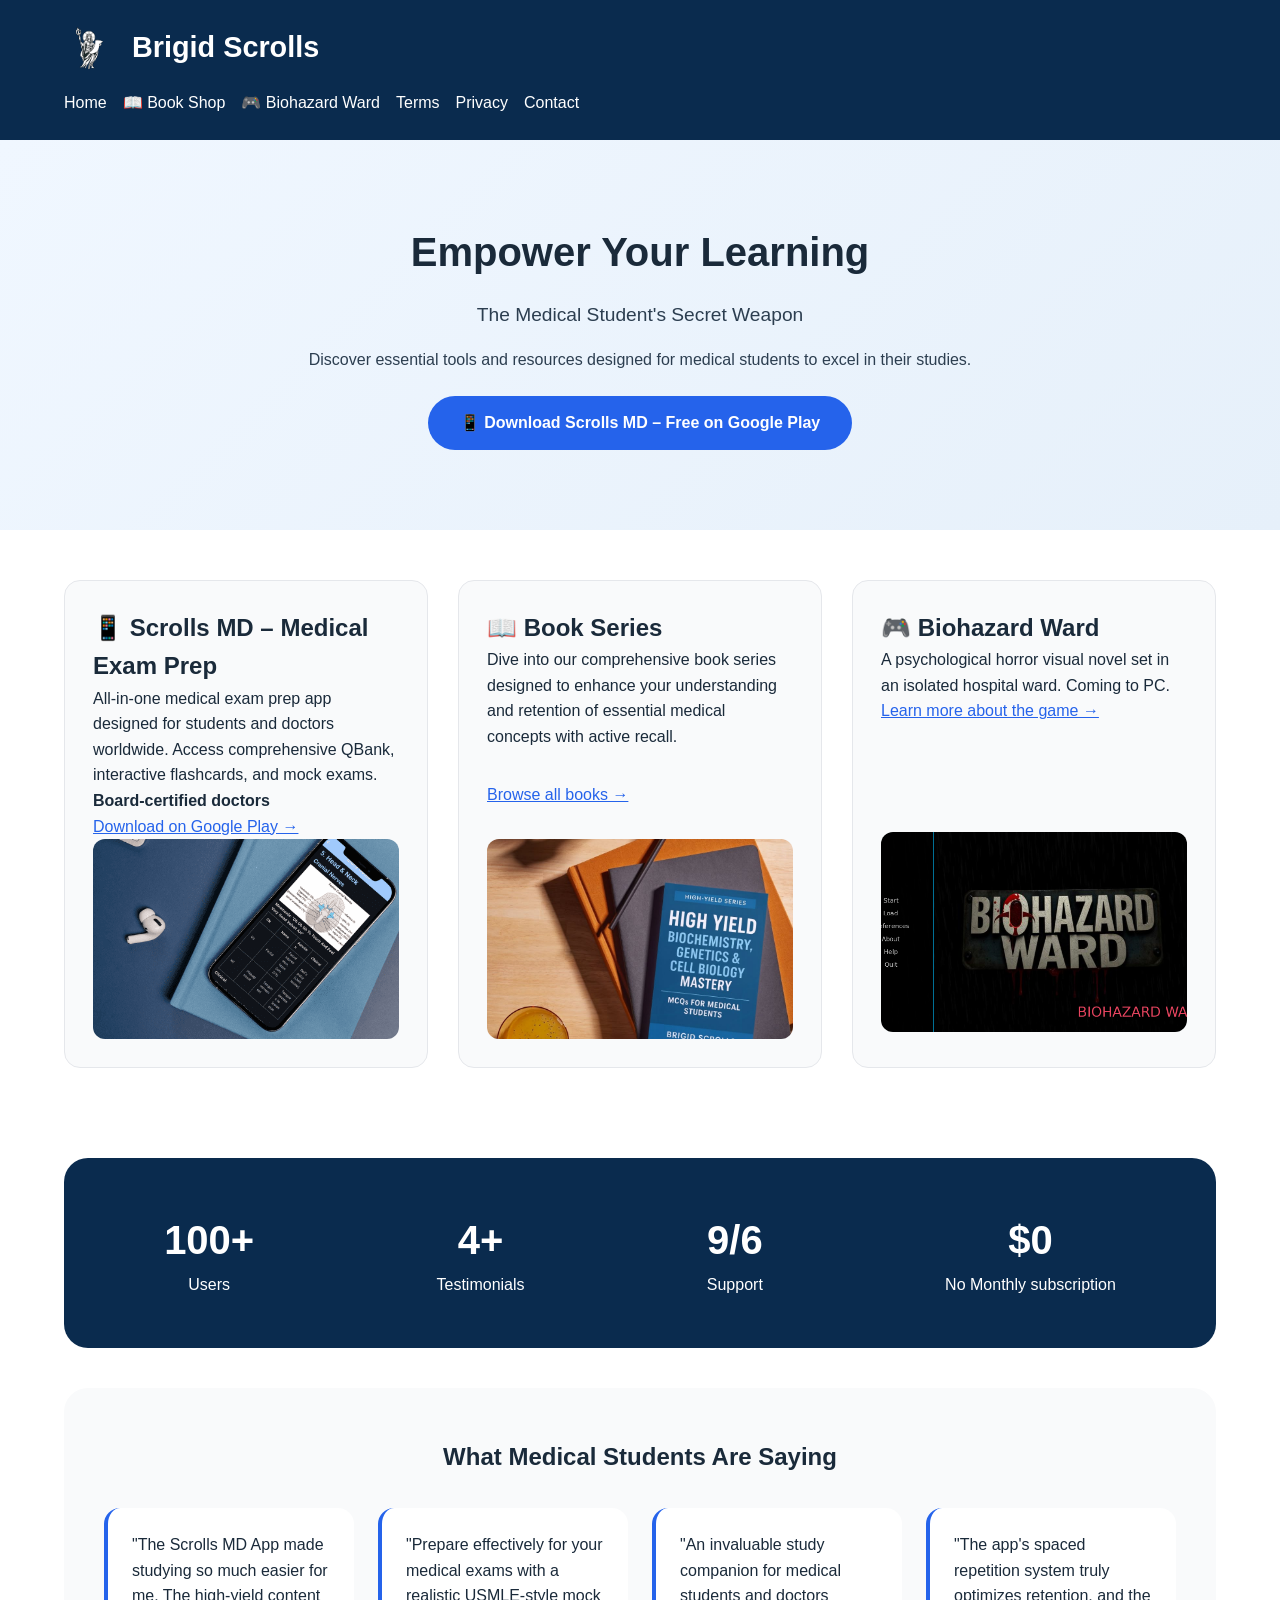
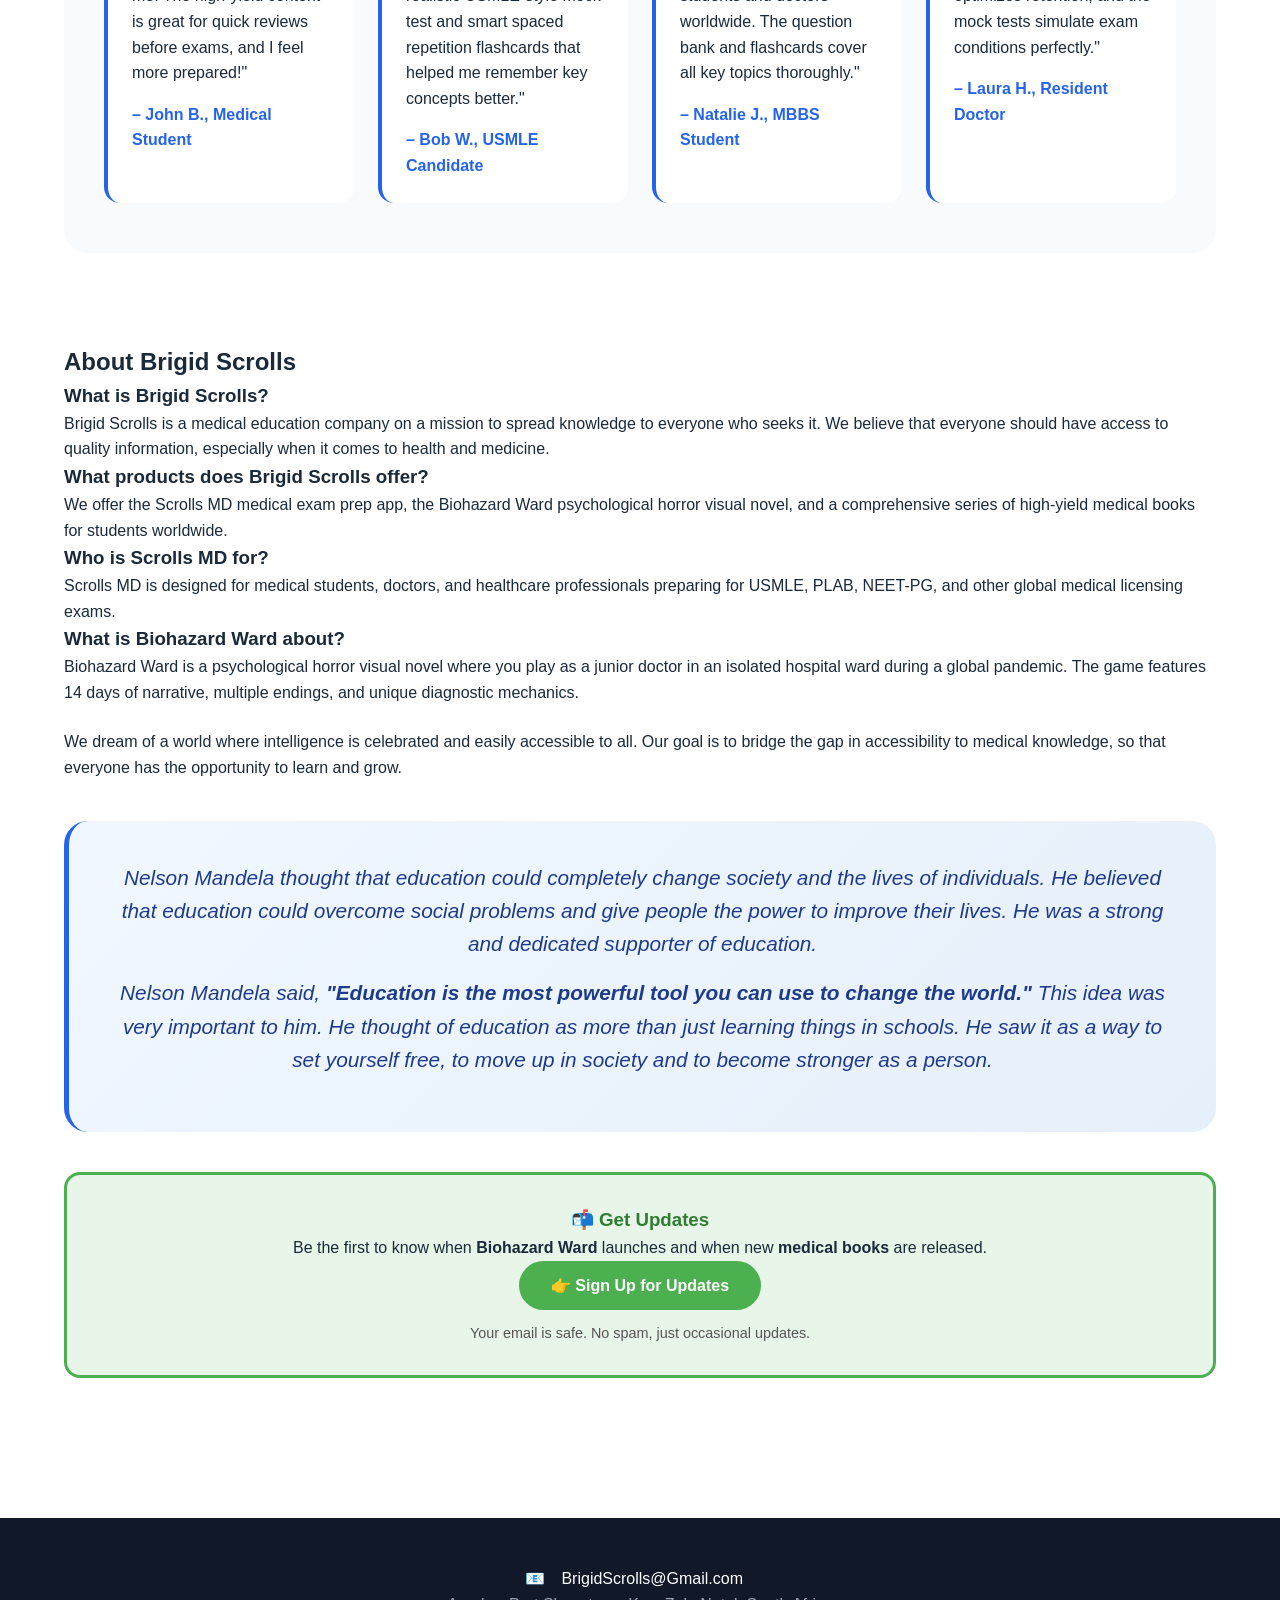
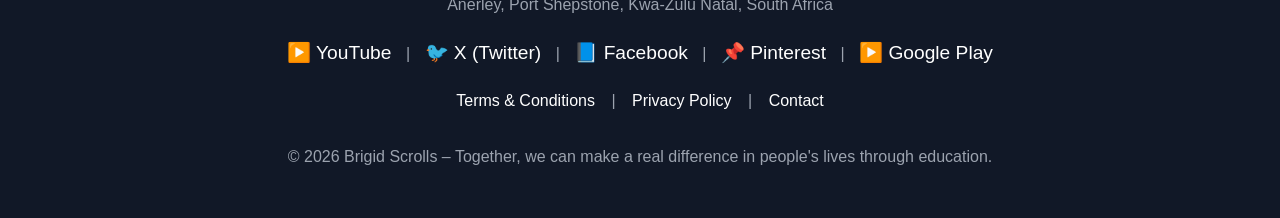
<file: index.html>
<!DOCTYPE html>
<html lang="en">
<head>
    <meta charset="UTF-8">
    <meta name="viewport" content="width=device-width, initial-scale=1.0">
    
    <!-- Primary SEO Meta Tags -->
    <title>Brigid Scrolls – Medical Exam Prep App & Biohazard Ward Horror Game</title>
    <meta name="title" content="Brigid Scrolls – Medical Education Resources">
    <meta name="description" content="Medical education resources: Scrolls MD exam prep app for USMLE/PLAB/MBBS, Biohazard Ward psychological horror visual novel, and high-yield medical books for students worldwide.">
    <meta name="keywords" content="medical exam prep, USMLE, PLAB, NEET-PG, medical mnemonics, medical books, horror visual novel, Biohazard Ward, medical student resources">
    <meta name="author" content="Brigid Scrolls">
    <meta name="robots" content="index, follow">
    
    <!-- Open Graph / Social Media Meta Tags -->
    <meta property="og:type" content="website">
    <meta property="og:url" content="https://brigidscrolls.github.io/">
    <meta property="og:title" content="Brigid Scrolls – Medical Education Resources">
    <meta property="og:description" content="Medical exam prep app, horror visual novel Biohazard Ward, and high-yield medical books for students worldwide.">
    <meta property="og:image" content="https://brigidscrolls.github.io/images/social-preview.jpg">
    <meta property="og:site_name" content="Brigid Scrolls">
    
    <!-- Twitter Card Meta Tags -->
    <meta name="twitter:card" content="summary_large_image">
    <meta name="twitter:title" content="Brigid Scrolls – Medical Education Resources">
    <meta name="twitter:description" content="Medical exam prep app, horror visual novel, and high-yield medical books.">
    <meta name="twitter:image" content="https://brigidscrolls.github.io/images/social-preview.jpg">
    
    <!-- JSON-LD Structured Data for Organization -->
    <script type="application/ld+json">
    {
      "@context": "https://schema.org",
      "@type": "Organization",
      "name": "Brigid Scrolls",
      "url": "https://brigidscrolls.github.io/",
      "logo": "https://brigidscrolls.github.io/images/logo%20Brigid%20scrolls.png",
      "description": "Medical education resources including Scrolls MD exam prep app, Biohazard Ward horror game, and high-yield medical books.",
      "sameAs": [
        "https://www.youtube.com/@ScrollsMDMedicalMCQs",
        "https://x.com/BrigidScrolls",
        "https://web.facebook.com/people/BrigidScrolls/61571421720587/",
        "https://za.pinterest.com/BrigidScrolls/"
      ],
      "contactPoint": {
        "@type": "ContactPoint",
        "email": "BrigidScrolls@Gmail.com",
        "contactType": "customer support",
        "availableLanguage": ["English"]
      }
    }
    </script>
    
    <!-- JSON-LD for Products -->
    <script type="application/ld+json">
    {
      "@context": "https://schema.org",
      "@type": "ItemList",
      "name": "Brigid Scrolls Products",
      "itemListElement": [
        {
          "@type": "ListItem",
          "position": 1,
          "item": {
            "@type": "SoftwareApplication",
            "name": "Scrolls MD",
            "applicationCategory": "EducationalApplication",
            "operatingSystem": "Android",
            "description": "Medical exam prep app with QBank, flashcards, and mock tests for USMLE, PLAB, and MBBS.",
            "url": "https://play.google.com/store/apps/details?id=com.brigidscrolls.mbbs_scrolls"
          }
        },
        {
          "@type": "ListItem",
          "position": 2,
          "item": {
            "@type": "VideoGame",
            "name": "Biohazard Ward",
            "genre": ["Horror", "Visual Novel", "Psychological Thriller"],
            "description": "A psychological horror visual novel set in an isolated hospital ward.",
            "url": "https://brigidscrolls.github.io/game.html"
          }
        }
      ]
    }
    </script>
    
    <link rel="stylesheet" href="style.css">
    <link rel="canonical" href="https://brigidscrolls.github.io/">
    
    <style>
        /* Homepage specific styles */
        .clickable-image {
            cursor: pointer;
            transition: transform 0.2s, box-shadow 0.2s;
            border-radius: 16px;
            width: 100%;
        }
        
        .clickable-image:hover {
            transform: translateY(-5px);
            box-shadow: 0 10px 25px rgba(0,0,0,0.15);
        }
        
        .logo-image {
            height: 50px;
            vertical-align: middle;
            margin-right: 10px;
        }
        
        .mandala-quote {
            background: linear-gradient(135deg, #f0f7ff 0%, #e6f0fa 100%);
            padding: 40px;
            border-radius: 24px;
            margin: 40px 0;
            text-align: center;
            border-left: 5px solid #2563eb;
        }
        
        .mandala-quote p {
            font-size: 1.3rem;
            font-style: italic;
            color: #1e3a8a;
            margin-bottom: 16px;
        }
        
        .mandala-quote cite {
            font-weight: bold;
            color: #0a2b4e;
        }
        
        .app-screenshot {
            width: 100%;
            max-width: 300px;
            border-radius: 24px;
            box-shadow: 0 4px 12px rgba(0,0,0,0.1);
            margin-top: 16px;
        }
        
        .book-stack {
            width: 100%;
            max-width: 300px;
            border-radius: 16px;
            margin-top: 16px;
        }
        
        @media (max-width: 768px) {
            .mandala-quote p { font-size: 1rem; }
            .logo-image { height: 35px; }
        }
    </style>
</head>
<body>
    <header>
        <div class="container">
            <div class="logo">
                <img src="images/logo Brigid scrolls.png" alt="Brigid Scrolls Logo" class="logo-image">
                Brigid Scrolls
            </div>
            <nav>
                <a href="index.html">Home</a>
                <a href="book-shop/">📖 Book Shop</a>
                <a href="game.html">🎮 Biohazard Ward</a>
                <a href="terms-and-conditions/">Terms</a>
                <a href="privacy-policy/">Privacy</a>
                <a href="contact.html">Contact</a>
            </nav>
        </div>
    </header>

    <section class="hero">
        <div class="container">
            <h1>Empower Your Learning</h1>
            <p>The Medical Student's Secret Weapon</p>
            <p style="font-size: 1rem; margin-top: 16px;">Discover essential tools and resources designed for medical students to excel in their studies.</p>
            <a href="https://play.google.com/store/apps/details?id=com.brigidscrolls.mbbs_scrolls&pcampaignid=web_share&pli=1" class="btn" target="_blank">📱 Download Scrolls MD – Free on Google Play</a>
        </div>
    </section>

    <div class="container">
        <!-- Features Cards -->
        <div class="card-grid">
            <!-- Card 1: Scrolls MD App -->
            <div class="card">
                <h2>📱 Scrolls MD – Medical Exam Prep</h2>
                <p>All-in-one medical exam prep app designed for students and doctors worldwide. Access comprehensive QBank, interactive flashcards, and mock exams.</p>
                <p><strong>Board-certified doctors</strong></p>
                <a href="https://play.google.com/store/apps/details?id=com.brigidscrolls.mbbs_scrolls&pcampaignid=web_share&pli=1" target="_blank" style="color: #2563eb;">Download on Google Play →</a>
                <img src="images/Scrolls-MD.png" alt="Scrolls MD App Screenshot showing medical exam prep questions" class="clickable-image">
            </div>

            <!-- Card 2: Book Shop -->
            <div class="card">
                <h2>📖 Book Series</h2>
                <p>Dive into our comprehensive book series designed to enhance your understanding and retention of essential medical concepts with active recall.</p>
                <a href="book-shop/" style="color: #2563eb;">Browse all books →</a>
                <img src="images/books-stack.jpg" alt="Brigid Scrolls medical book collection including High Yield Mnemonics and USMLE prep" class="clickable-image">
            </div>

            <!-- Card 3: Biohazard Ward Game -->
            <div class="card">
                <h2>🎮 Biohazard Ward</h2>
                <p>A psychological horror visual novel set in an isolated hospital ward. Coming to PC.</p>
                <a href="game.html" style="color: #2563eb;">Learn more about the game →</a>
                <a href="game.html">
                    <img src="images/BiohazardWard main screen.png" alt="Biohazard Ward horror visual novel game title screen" class="clickable-image" style="margin-top: 16px;">
                </a>
            </div>
        </div>

        <!-- Stats Section with FAQ Format for SEO -->
        <div class="stats">
            <div><div class="stat-number">100+</div><div>Users</div></div>
            <div><div class="stat-number">4+</div><div>Testimonials</div></div>
            <div><div class="stat-number">9/6</div><div>Support</div></div>
            <div><div class="stat-number">$0</div><div>No Monthly subscription</div></div>
        </div>

        <!-- User Reviews -->
        <div class="review-section">
            <h2 class="text-center">What Medical Students Are Saying</h2>
            <div class="review-grid">
                <div class="review-card">
                    "The Scrolls MD App made studying so much easier for me. The high-yield content is great for quick reviews before exams, and I feel more prepared!"
                    <div class="review-author">– John B., Medical Student</div>
                </div>
                <div class="review-card">
                    "Prepare effectively for your medical exams with a realistic USMLE-style mock test and smart spaced repetition flashcards that helped me remember key concepts better."
                    <div class="review-author">– Bob W., USMLE Candidate</div>
                </div>
                <div class="review-card">
                    "An invaluable study companion for medical students and doctors worldwide. The question bank and flashcards cover all key topics thoroughly."
                    <div class="review-author">– Natalie J., MBBS Student</div>
                </div>
                <div class="review-card">
                    "The app's spaced repetition system truly optimizes retention, and the mock tests simulate exam conditions perfectly."
                    <div class="review-author">– Laura H., Resident Doctor</div>
                </div>
            </div>
        </div>

        <!-- About Section with FAQ Format for AI Search -->
        <div class="about-section">
            <h2>About Brigid Scrolls</h2>
            
            <h3>What is Brigid Scrolls?</h3>
            <p>Brigid Scrolls is a medical education company on a mission to spread knowledge to everyone who seeks it. We believe that everyone should have access to quality information, especially when it comes to health and medicine.</p>
            
            <h3>What products does Brigid Scrolls offer?</h3>
            <p>We offer the Scrolls MD medical exam prep app, the Biohazard Ward psychological horror visual novel, and a comprehensive series of high-yield medical books for students worldwide.</p>
            
            <h3>Who is Scrolls MD for?</h3>
            <p>Scrolls MD is designed for medical students, doctors, and healthcare professionals preparing for USMLE, PLAB, NEET-PG, and other global medical licensing exams.</p>
            
            <h3>What is Biohazard Ward about?</h3>
            <p>Biohazard Ward is a psychological horror visual novel where you play as a junior doctor in an isolated hospital ward during a global pandemic. The game features 14 days of narrative, multiple endings, and unique diagnostic mechanics.</p>
            
            <p class="mt-4">We dream of a world where intelligence is celebrated and easily accessible to all. Our goal is to bridge the gap in accessibility to medical knowledge, so that everyone has the opportunity to learn and grow.</p>
            
            <!-- Nelson Mandela Quote -->
            <div class="mandala-quote">
                <p>Nelson Mandela thought that education could completely change society and the lives of individuals. He believed that education could overcome social problems and give people the power to improve their lives. He was a strong and dedicated supporter of education.</p>
                <p>Nelson Mandela said, <strong>"Education is the most powerful tool you can use to change the world."</strong> This idea was very important to him. He thought of education as more than just learning things in schools. He saw it as a way to set yourself free, to move up in society and to become stronger as a person.</p>
            </div>

            <div style="background: #e8f5e9; padding: 30px; border-radius: 16px; margin: 30px 0; text-align: center; border: 3px solid #4CAF50;">
    <h3 style="margin-top: 0; color: #2e7d32;">📬 Get Updates</h3>
    <p>Be the first to know when <strong>Biohazard Ward</strong> launches and when new <strong>medical books</strong> are released.</p>
    <a href="https://forms.gle/39Afbyag21bz18ZA6" target="_blank" rel="noopener noreferrer" style="display: inline-block; background: #4CAF50; color: white; padding: 12px 32px; border-radius: 40px; text-decoration: none; font-weight: bold;">👉 Sign Up for Updates</a>
    <p style="margin-top: 12px; font-size: 0.9rem; color: #555;">Your email is safe. No spam, just occasional updates.</p>
</div>
            <!-- Optional Mandela Image - Remove if you don't have permission -->
            <!-- 
            <div style="text-align: center; margin-top: 20px;">
                <img src="images/mandela-quote-image.jpg" alt="Nelson Mandela quote about education" style="max-width: 100%; border-radius: 16px;">
            </div>
            -->
        </div>
    </div>

    <footer>
        <div class="container">
            <p>📧 <a href="mailto:BrigidScrolls@Gmail.com">BrigidScrolls@Gmail.com</a></p>
            <p>Anerley, Port Shepstone, Kwa-Zulu Natal, South Africa</p>
            <div class="social-footer">
                <a href="https://www.youtube.com/@ScrollsMDMedicalMCQs" target="_blank" rel="noopener noreferrer">▶️ YouTube</a> |
                <a href="https://x.com/BrigidScrolls" target="_blank" rel="noopener noreferrer">🐦 X (Twitter)</a> |
                <a href="https://web.facebook.com/people/BrigidScrolls/61571421720587/" target="_blank" rel="noopener noreferrer">📘 Facebook</a> |
                <a href="https://za.pinterest.com/BrigidScrolls/" target="_blank" rel="noopener noreferrer">📌 Pinterest</a> |
                <a href="https://play.google.com/store/apps/details?id=com.brigidscrolls.mbbs_scrolls&pcampaignid=web_share&pli=1" target="_blank" rel="noopener noreferrer">▶️ Google Play</a>
            </div>
            <div style="margin-top: 20px;">
                <a href="terms-and-conditions/">Terms & Conditions</a> |
                <a href="privacy-policy/">Privacy Policy</a> |
                <a href="contact.html">Contact</a>
            </div>
            <p style="margin-top: 30px;">© 2026 Brigid Scrolls – Together, we can make a real difference in people's lives through education.</p>
        </div>
    </footer>
</body>
</html>
</file>
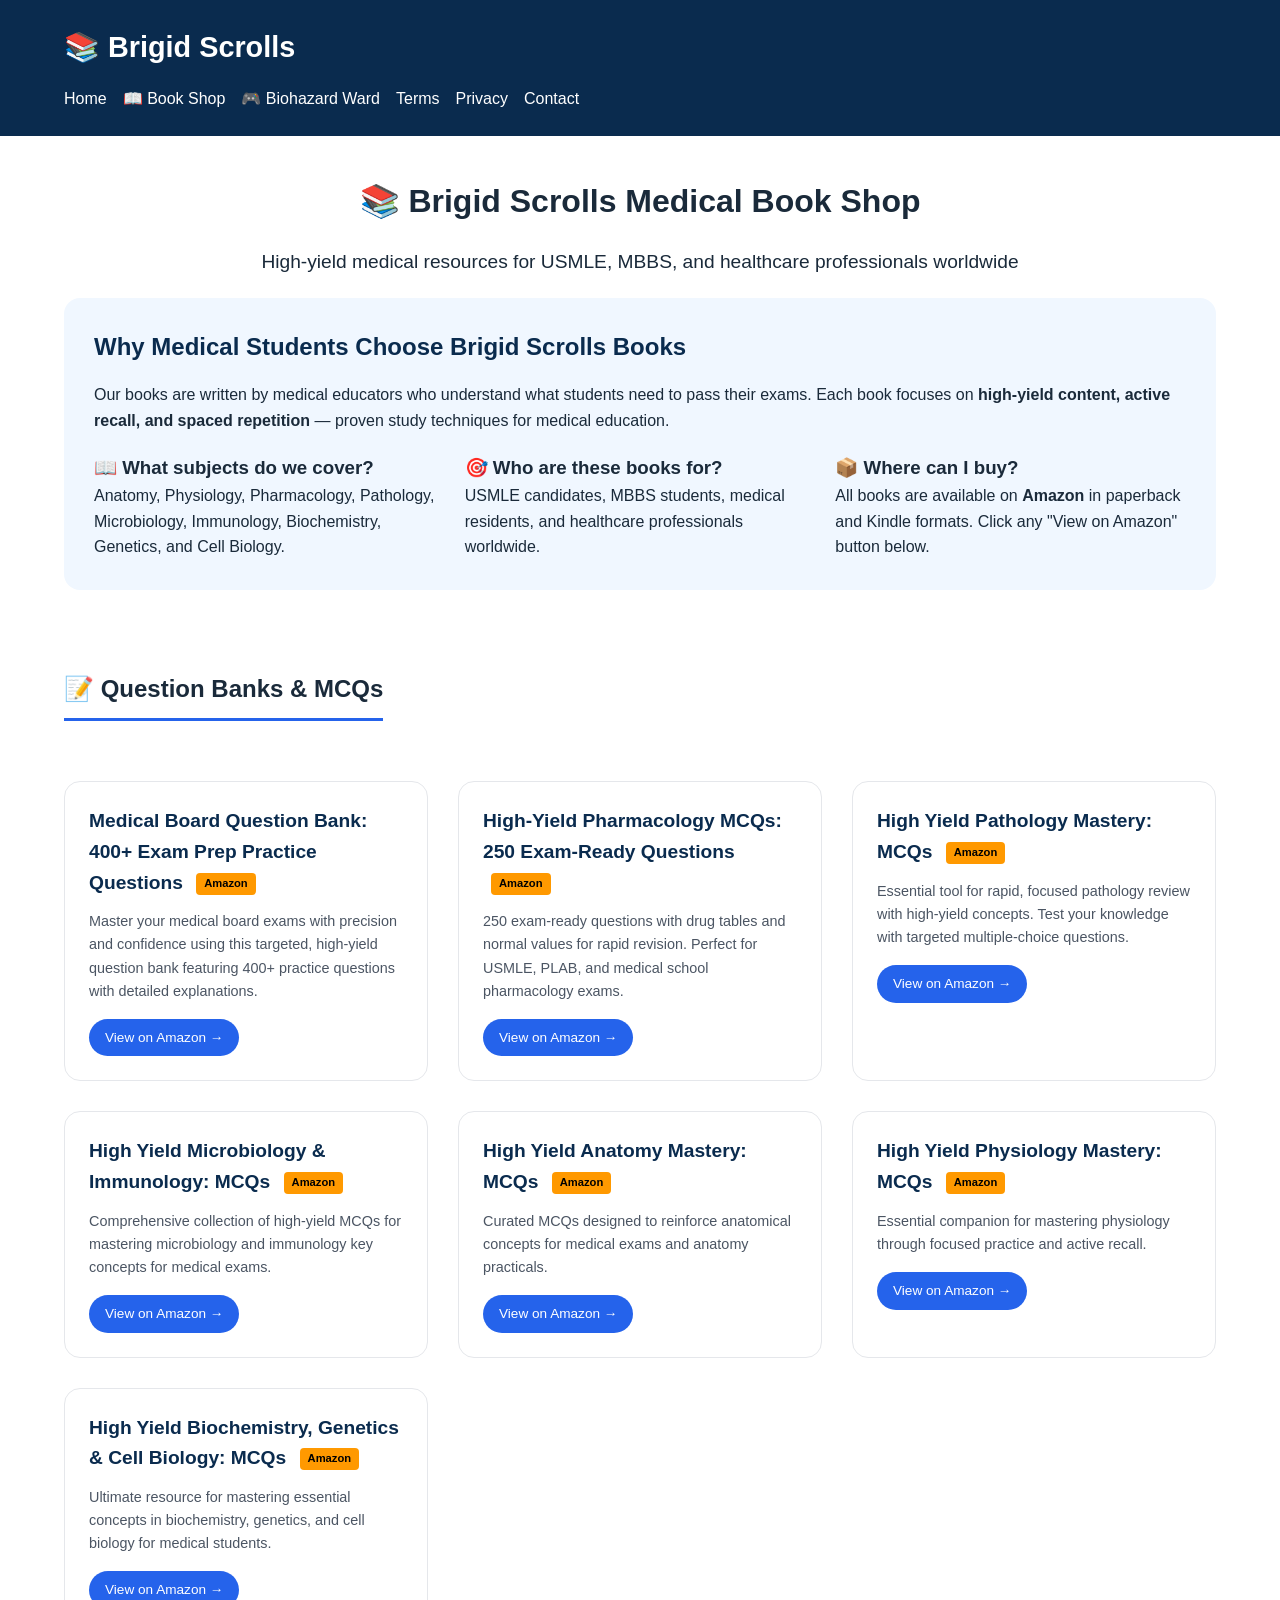
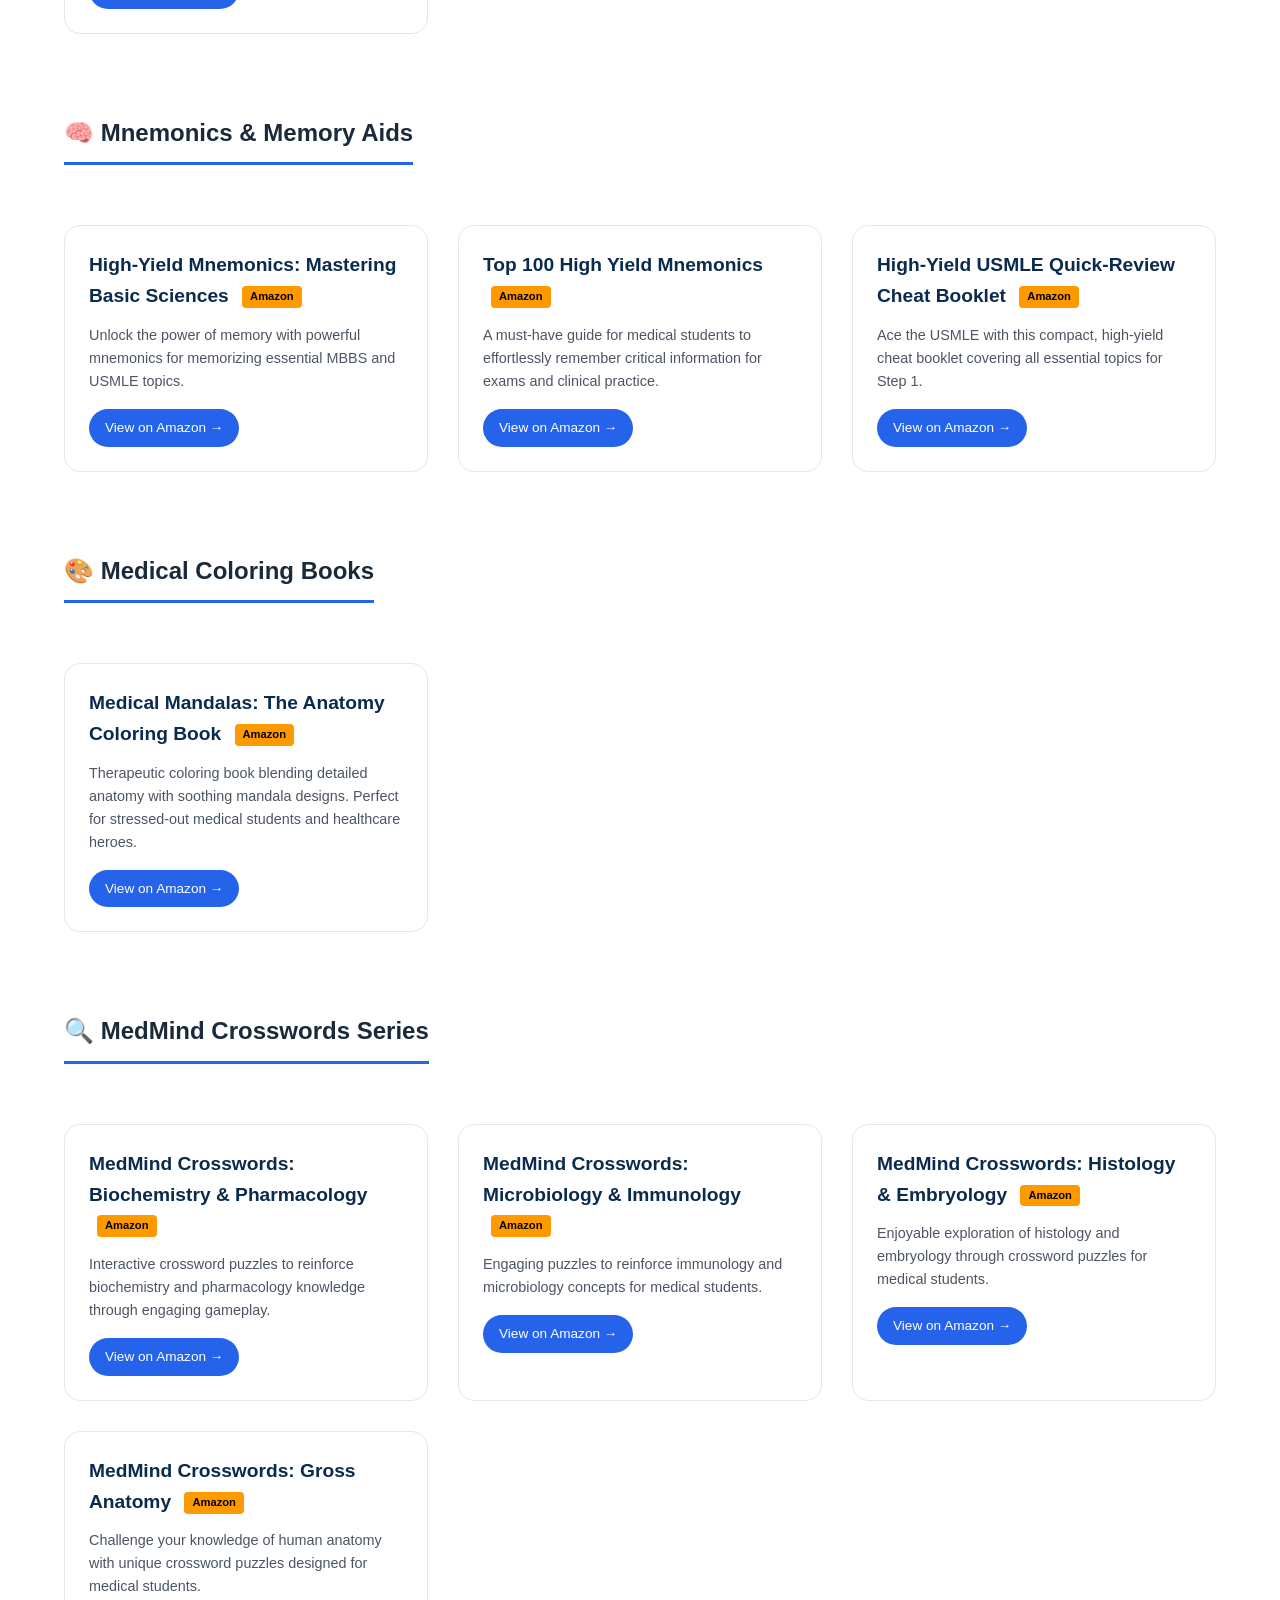
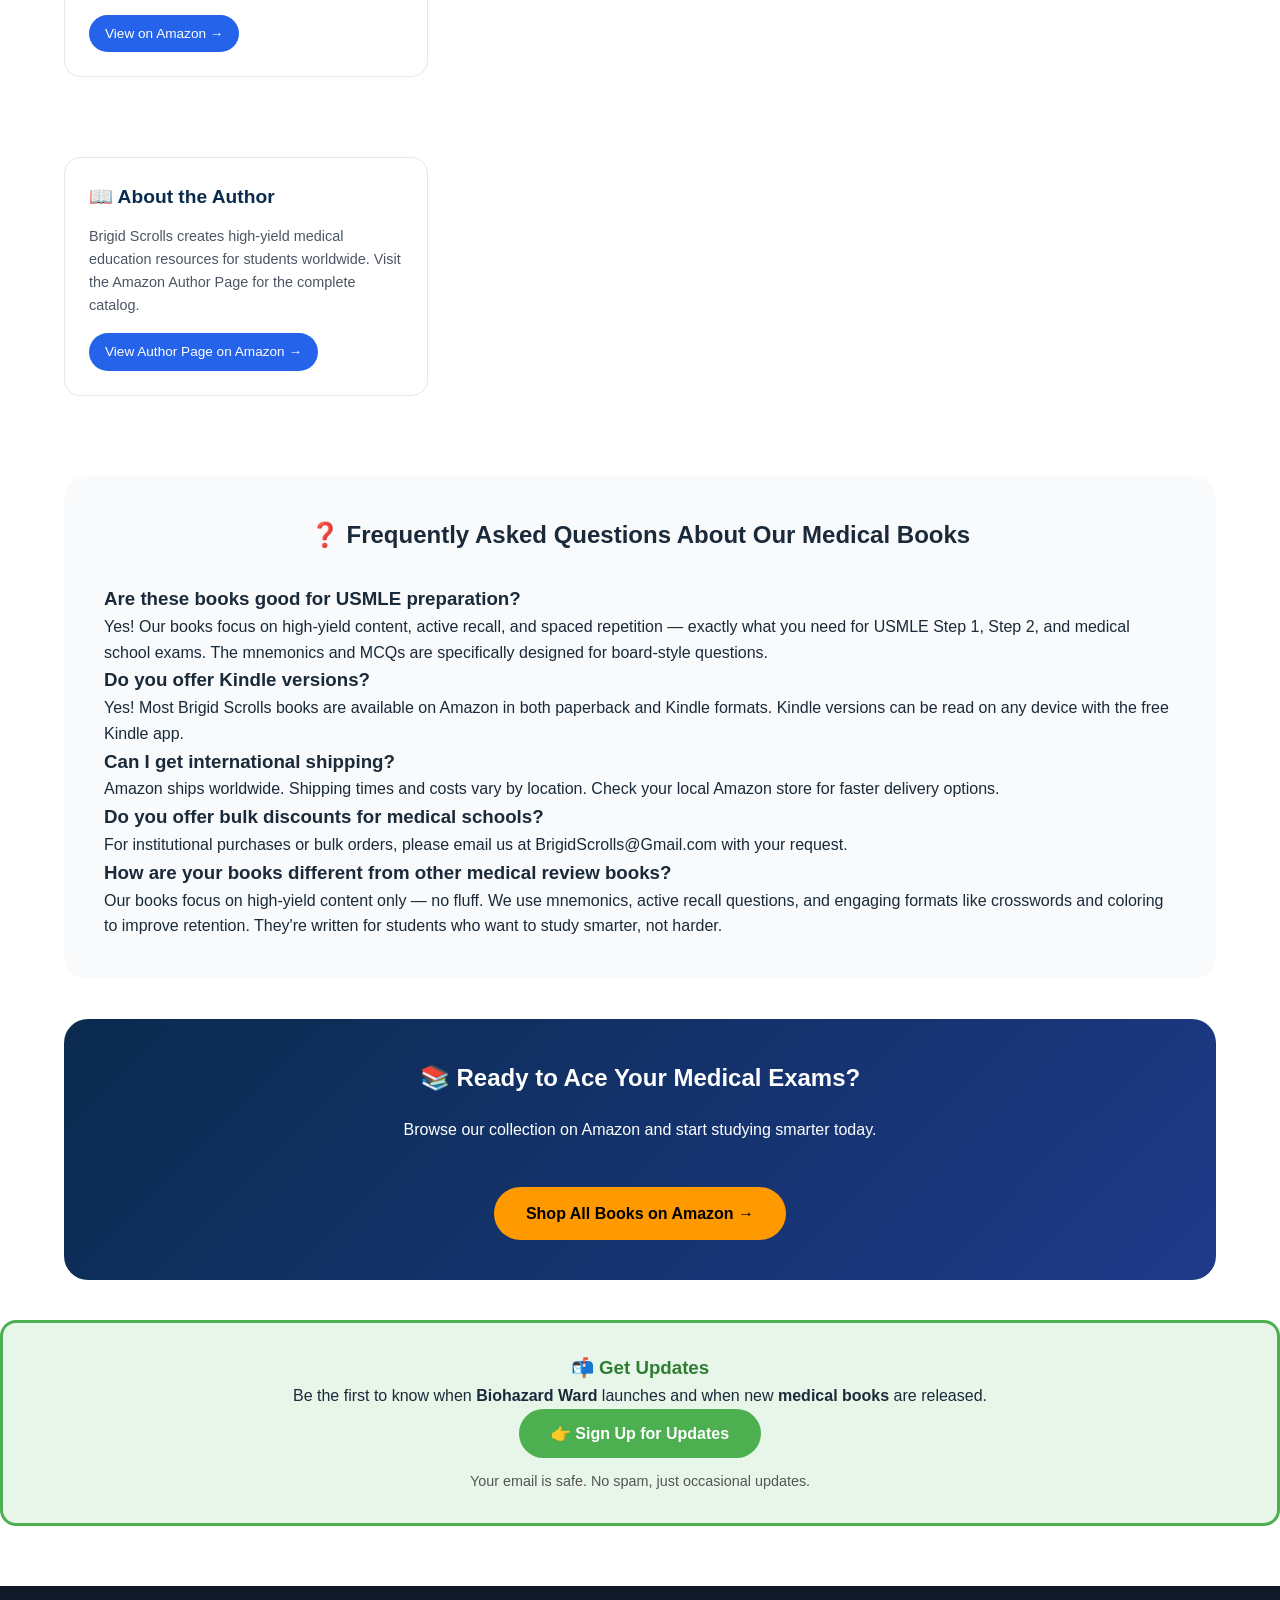
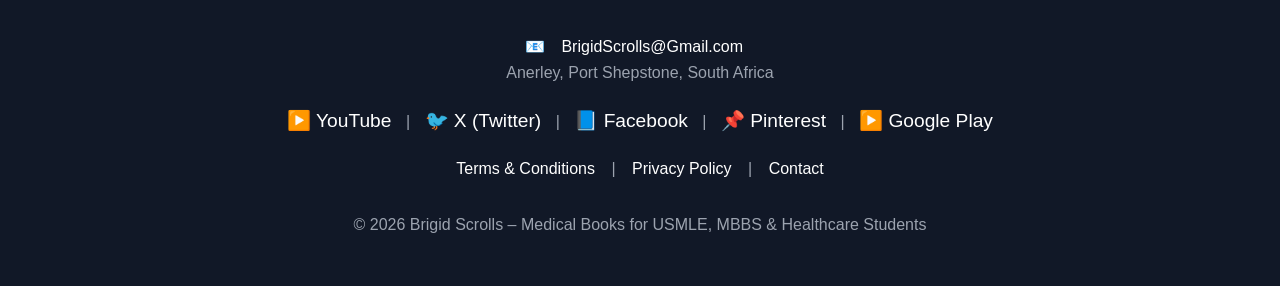
<file: book-shop/index.html>
<!DOCTYPE html>
<html lang="en">
<head>
    <meta charset="UTF-8">
    <meta name="viewport" content="width=device-width, initial-scale=1.0">
    
    <!-- Primary SEO Meta Tags - Focused on Medical Books -->
    <title>Medical Books for USMLE, MBBS & Medical Students | Brigid Scrolls Book Shop</title>
    <meta name="title" content="High-Yield Medical Books for USMLE, MBBS & Medical Exams | Brigid Scrolls">
    <meta name="description" content="Shop high-yield medical books including mnemonics, pharmacology MCQs, pathology mastery, anatomy coloring books, and crossword puzzles. Written for USMLE, MBBS, and medical students worldwide.">
    <meta name="keywords" content="medical books, USMLE prep books, MBBS study guides, medical mnemonics, pharmacology MCQs, pathology review, anatomy coloring book, medical crosswords, high-yield medical review, medical student resources">
    <meta name="author" content="Brigid Scrolls">
    <meta name="robots" content="index, follow">
    
    <!-- Open Graph / Social Media - Book Shop Focus -->
    <meta property="og:type" content="website">
    <meta property="og:url" content="https://brigidscrolls.github.io/book-shop/">
    <meta property="og:title" content="Brigid Scrolls Medical Books – USMLE & MBBS Prep">
    <meta property="og:description" content="High-yield medical books for medical students. Mnemonics, MCQs, pathology, anatomy, pharmacology, and medical crosswords. Available on Amazon.">
    <meta property="og:image" content="https://brigidscrolls.github.io/images/books-stack.jpg">
    <meta property="og:site_name" content="Brigid Scrolls Book Shop">
    
    <!-- Twitter Card -->
    <meta name="twitter:card" content="summary_large_image">
    <meta name="twitter:title" content="Medical Books for USMLE & MBBS Students">
    <meta name="twitter:description" content="Shop high-yield medical books on Amazon. Written by medical educators for exam success.">
    <meta name="twitter:image" content="https://brigidscrolls.github.io/images/books-stack.jpg">
    
    <!-- JSON-LD Structured Data for Book Store -->
    <script type="application/ld+json">
    {
      "@context": "https://schema.org",
      "@type": "BookStore",
      "name": "Brigid Scrolls Book Shop",
      "url": "https://brigidscrolls.github.io/book-shop/",
      "logo": "https://brigidscrolls.github.io/images/logo%20Brigid%20scrolls.png",
      "description": "High-yield medical books for USMLE, MBBS, and medical students worldwide. Mnemonics, pharmacology, pathology, anatomy, and medical crosswords.",
      "address": {
        "@type": "PostalAddress",
        "addressLocality": "Port Shepstone",
        "addressRegion": "Kwa-Zulu Natal",
        "addressCountry": "South Africa"
      },
      "contactPoint": {
        "@type": "ContactPoint",
        "email": "BrigidScrolls@Gmail.com",
        "contactType": "customer service"
      },
      "sameAs": [
        "https://www.amazon.com/stores/author/B0GCNY2NKT",
        "https://www.youtube.com/@ScrollsMDMedicalMCQs",
        "https://x.com/BrigidScrolls"
      ]
    }
    </script>
    
    <!-- JSON-LD for Individual Books (Product Schema) -->
    <script type="application/ld+json">
    {
      "@context": "https://schema.org",
      "@type": "ItemList",
      "name": "Brigid Scrolls Medical Books",
      "description": "Complete collection of high-yield medical education books",
      "numberOfItems": 17,
      "itemListElement": [
        {
          "@type": "ListItem",
          "position": 1,
          "item": {
            "@type": "Product",
            "name": "Medical Board Question Bank: 400+ Exam Prep Practice Questions",
            "description": "Master your medical board exams with 400+ practice questions and detailed explanations.",
            "url": "https://www.amazon.com/Brigid-Scrolls-Medical-Board-Question/dp/104924429X",
            "offers": {
              "@type": "Offer",
              "availability": "https://schema.org/InStock",
              "priceCurrency": "USD",
              "price": "39.99"
            }
          }
        },
        {
          "@type": "ListItem",
          "position": 2,
          "item": {
            "@type": "Product",
            "name": "High-Yield Mnemonics: Mastering Basic Sciences",
            "description": "Memory techniques for mastering essential MBBS topics.",
            "url": "https://www.amazon.com/Brigid-Scrolls-High-Yield-Mnemonics-Mastering/dp/0639875246"
          }
        },
        {
          "@type": "ListItem",
          "position": 3,
          "item": {
            "@type": "Product",
            "name": "High-Yield USMLE Quick-Review Cheat Booklet",
            "description": "Compact high-yield booklet for USMLE Step 1 preparation.",
            "url": "https://www.amazon.com/BRIGID-SCROLLS-HIGH-YIELD-Quick-Review-Booklet-ebook/dp/B0F6DF8B25"
          }
        },
        {
          "@type": "ListItem",
          "position": 4,
          "item": {
            "@type": "Product",
            "name": "Top 100 High Yield Mnemonics",
            "description": "Essential mnemonics for medical students to remember critical information.",
            "url": "https://www.amazon.com/Brigid-Scrolls-High-Yield-Mnemonics-ebook/dp/B0F6CYBS5X"
          }
        },
        {
          "@type": "ListItem",
          "position": 5,
          "item": {
            "@type": "Product",
            "name": "High-Yield Pharmacology MCQs: 250 Exam-Ready Questions",
            "description": "250 pharmacology multiple-choice questions with drug tables and normal values.",
            "url": "https://www.amazon.com/High-Yield-Pharmacology-MCQs-Exam-Ready-Questions/dp/1037052226"
          }
        }
      ]
    }
    </script>
    
    <!-- FAQ Schema for Book Shop -->
    <script type="application/ld+json">
    {
      "@context": "https://schema.org",
      "@type": "FAQPage",
      "mainEntity": [
        {
          "@type": "Question",
          "name": "What medical books does Brigid Scrolls offer?",
          "acceptedAnswer": {
            "@type": "Answer",
            "text": "Brigid Scrolls offers high-yield medical books including mnemonics, pharmacology MCQs, pathology mastery, anatomy MCQs, physiology MCQs, biochemistry review, medical coloring books, and subject-specific crossword puzzles for medical students."
          }
        },
        {
          "@type": "Question",
          "name": "Are these books good for USMLE preparation?",
          "acceptedAnswer": {
            "@type": "Answer",
            "text": "Yes! Our books are specifically designed for USMLE Step 1, Step 2, and medical school exams. They focus on high-yield content, active recall, and spaced repetition."
          }
        },
        {
          "@type": "Question",
          "name": "Where can I buy Brigid Scrolls medical books?",
          "acceptedAnswer": {
            "@type": "Answer",
            "text": "All Brigid Scrolls books are available on Amazon in both paperback and Kindle formats. Click any 'View on Amazon' link on this page to purchase."
          }
        },
        {
          "@type": "Question",
          "name": "Do you offer international shipping?",
          "acceptedAnswer": {
            "@type": "Answer",
            "text": "Books are sold through Amazon, which ships to most countries worldwide. Shipping options depend on your location and Amazon's policies."
          }
        }
      ]
    }
    </script>
    
    <link rel="stylesheet" href="../style.css">
    <link rel="canonical" href="https://brigidscrolls.github.io/book-shop/">
    
    <style>
        /* Additional book shop styles for better UX */
        .book-card {
            transition: transform 0.2s, box-shadow 0.2s;
        }
        
        .book-card:hover {
            transform: translateY(-5px);
            box-shadow: 0 10px 25px rgba(0,0,0,0.1);
        }
        
        .category-section {
            margin: 40px 0 20px;
            padding-bottom: 10px;
            border-bottom: 3px solid #2563eb;
            display: inline-block;
        }
        
        .amazon-badge {
            display: inline-block;
            background: #FF9900;
            color: #000;
            font-size: 0.7rem;
            padding: 2px 8px;
            border-radius: 4px;
            margin-left: 8px;
            vertical-align: middle;
        }
        
        @media (max-width: 768px) {
            .book-card h3 { font-size: 1rem; }
        }
    </style>
</head>
<body>
    <header>
        <div class="container">
            <div class="logo">📚 Brigid Scrolls</div>
            <nav>
                <a href="../index.html">Home</a>
                <a href="../book-shop/">📖 Book Shop</a>
                <a href="../game.html">🎮 Biohazard Ward</a>
                <a href="../terms-and-conditions/">Terms</a>
                <a href="../privacy-policy/">Privacy</a>
                <a href="../contact.html">Contact</a>
            </nav>
        </div>
    </header>

    <div class="container">
        <!-- Hero Section with Clear Value Prop -->
        <h1 class="text-center" style="margin: 40px 0 20px;">📚 Brigid Scrolls Medical Book Shop</h1>
        <p class="text-center" style="margin-bottom: 20px; font-size: 1.2rem;">High-yield medical resources for USMLE, MBBS, and healthcare professionals worldwide</p>
        
        <!-- FAQ-style intro for SEO -->
        <div style="background: #f0f7ff; padding: 30px; border-radius: 16px; margin-bottom: 40px;">
            <h2 style="color: #0a2b4e; margin-bottom: 16px;">Why Medical Students Choose Brigid Scrolls Books</h2>
            <p>Our books are written by medical educators who understand what students need to pass their exams. Each book focuses on <strong>high-yield content, active recall, and spaced repetition</strong> — proven study techniques for medical education.</p>
            
            <div style="display: flex; flex-wrap: wrap; gap: 20px; margin-top: 20px;">
                <div style="flex: 1; min-width: 200px;">
                    <h3>📖 What subjects do we cover?</h3>
                    <p>Anatomy, Physiology, Pharmacology, Pathology, Microbiology, Immunology, Biochemistry, Genetics, and Cell Biology.</p>
                </div>
                <div style="flex: 1; min-width: 200px;">
                    <h3>🎯 Who are these books for?</h3>
                    <p>USMLE candidates, MBBS students, medical residents, and healthcare professionals worldwide.</p>
                </div>
                <div style="flex: 1; min-width: 200px;">
                    <h3>📦 Where can I buy?</h3>
                    <p>All books are available on <strong>Amazon</strong> in paperback and Kindle formats. Click any "View on Amazon" button below.</p>
                </div>
            </div>
        </div>

        <!-- Category: Question Banks & MCQs -->
        <h2 class="category-section">📝 Question Banks & MCQs</h2>
        <div class="book-grid">
            <div class="book-card">
                <h3>Medical Board Question Bank: 400+ Exam Prep Practice Questions <span class="amazon-badge">Amazon</span></h3>
                <p>Master your medical board exams with precision and confidence using this targeted, high-yield question bank featuring 400+ practice questions with detailed explanations.</p>
                <a href="https://www.amazon.com/Brigid-Scrolls-Medical-Board-Question/dp/104924429X?_encoding=UTF8&dib_tag=AUTHOR&dib=eyJ2IjoiMSJ9.[base64].PXCJy-KBpZ1gO3yIstVsX7wq3h8QlZNLCvbNSHGDDrM" class="book-link" target="_blank" rel="noopener noreferrer">View on Amazon →</a>
            </div>
            
            <div class="book-card">
                <h3>High-Yield Pharmacology MCQs: 250 Exam-Ready Questions <span class="amazon-badge">Amazon</span></h3>
                <p>250 exam-ready questions with drug tables and normal values for rapid revision. Perfect for USMLE, PLAB, and medical school pharmacology exams.</p>
                <a href="https://www.amazon.com/High-Yield-Pharmacology-MCQs-Exam-Ready-Questions/dp/1037052226" class="book-link" target="_blank" rel="noopener noreferrer">View on Amazon →</a>
            </div>

            <div class="book-card">
                <h3>High Yield Pathology Mastery: MCQs <span class="amazon-badge">Amazon</span></h3>
                <p>Essential tool for rapid, focused pathology review with high-yield concepts. Test your knowledge with targeted multiple-choice questions.</p>
                <a href="https://www.amazon.com/High-Yield-Pathology-Mastery-Students/dp/1037057465" class="book-link" target="_blank" rel="noopener noreferrer">View on Amazon →</a>
            </div>

            <div class="book-card">
                <h3>High Yield Microbiology & Immunology: MCQs <span class="amazon-badge">Amazon</span></h3>
                <p>Comprehensive collection of high-yield MCQs for mastering microbiology and immunology key concepts for medical exams.</p>
                <a href="https://www.amazon.com/High-Yield-Microbiology-Immunology-Students-ebook/dp/B0F6YLHB8S/?_encoding=UTF8&pd_rd_w=Yq99Q&content-id=amzn1.sym.f8e88413-4697-42ea-9bf7-b28eb886330d&pf_rd_p=f8e88413-4697-42ea-9bf7-b28eb886330d&pf_rd_r=140-0740264-8078360&pd_rd_wg=s5jH0&pd_rd_r=cfb2a67b-20dc-41c4-8149-4e73248e004b" class="book-link" target="_blank" rel="noopener noreferrer">View on Amazon →</a>
            </div>

            <div class="book-card">
                <h3>High Yield Anatomy Mastery: MCQs <span class="amazon-badge">Amazon</span></h3>
                <p>Curated MCQs designed to reinforce anatomical concepts for medical exams and anatomy practicals.</p>
                <a href="https://www.amazon.com/High-Yield-Anatomy-Mastery-Students/dp/0639875238" class="book-link" target="_blank" rel="noopener noreferrer">View on Amazon →</a>
            </div>

            <div class="book-card">
                <h3>High Yield Physiology Mastery: MCQs <span class="amazon-badge">Amazon</span></h3>
                <p>Essential companion for mastering physiology through focused practice and active recall.</p>
                <a href="https://www.amazon.com/High-Yield-Physiology-Mastery-Students/dp/0639875211" class="book-link" target="_blank" rel="noopener noreferrer">View on Amazon →</a>
            </div>

            <div class="book-card">
                <h3>High Yield Biochemistry, Genetics & Cell Biology: MCQs <span class="amazon-badge">Amazon</span></h3>
                <p>Ultimate resource for mastering essential concepts in biochemistry, genetics, and cell biology for medical students.</p>
                <a href="https://www.amazon.com/Yield-Biochemistry-Genetics-Biology-Mastery/dp/063987522X" class="book-link" target="_blank" rel="noopener noreferrer">View on Amazon →</a>
            </div>
        </div>

        <!-- Category: Mnemonics & Memory Aids -->
        <h2 class="category-section">🧠 Mnemonics & Memory Aids</h2>
        <div class="book-grid">
            <div class="book-card">
                <h3>High-Yield Mnemonics: Mastering Basic Sciences <span class="amazon-badge">Amazon</span></h3>
                <p>Unlock the power of memory with powerful mnemonics for memorizing essential MBBS and USMLE topics.</p>
                <a href="https://www.amazon.com/Brigid-Scrolls-High-Yield-Mnemonics-Mastering/dp/0639875246" class="book-link" target="_blank" rel="noopener noreferrer">View on Amazon →</a>
            </div>

            <div class="book-card">
                <h3>Top 100 High Yield Mnemonics <span class="amazon-badge">Amazon</span></h3>
                <p>A must-have guide for medical students to effortlessly remember critical information for exams and clinical practice.</p>
                <a href="https://www.amazon.com/Brigid-Scrolls-High-Yield-Mnemonics-ebook/dp/B0F6CYBS5X/?_encoding=UTF8&pd_rd_w=Yq99Q&content-id=amzn1.sym.f8e88413-4697-42ea-9bf7-b28eb886330d&pf_rd_p=f8e88413-4697-42ea-9bf7-b28eb886330d&pf_rd_r=140-0740264-8078360&pd_rd_wg=s5jH0&pd_rd_r=cfb2a67b-20dc-41c4-8149-4e73248e004b" class="book-link" target="_blank" rel="noopener noreferrer">View on Amazon →</a>
            </div>

            <div class="book-card">
                <h3>High-Yield USMLE Quick-Review Cheat Booklet <span class="amazon-badge">Amazon</span></h3>
                <p>Ace the USMLE with this compact, high-yield cheat booklet covering all essential topics for Step 1.</p>
                <a href="https://www.amazon.com/BRIGID-SCROLLS-HIGH-YIELD-Quick-Review-Booklet-ebook/dp/B0F6DF8B25/?_encoding=UTF8&pd_rd_w=Yq99Q&content-id=amzn1.sym.f8e88413-4697-42ea-9bf7-b28eb886330d&pf_rd_p=f8e88413-4697-42ea-9bf7-b28eb886330d&pf_rd_r=140-0740264-8078360&pd_rd_wg=s5jH0&pd_rd_r=cfb2a67b-20dc-41c4-8149-4e73248e004b" class="book-link" target="_blank" rel="noopener noreferrer">View on Amazon →</a>
            </div>
        </div>

        <!-- Category: Medical Coloring Books -->
        <h2 class="category-section">🎨 Medical Coloring Books</h2>
        <div class="book-grid">
            <div class="book-card">
                <h3>Medical Mandalas: The Anatomy Coloring Book <span class="amazon-badge">Amazon</span></h3>
                <p>Therapeutic coloring book blending detailed anatomy with soothing mandala designs. Perfect for stressed-out medical students and healthcare heroes.</p>
                <a href="https://www.amazon.com/Medical-Mandalas-Coloring-Stressed-Out-Healthcare/dp/1037072340?_encoding=UTF8&dib_tag=AUTHOR&dib=eyJ2IjoiMSJ9.[base64].PXCJy-KBpZ1gO3yIstVsX7wq3h8QlZNLCvbNSHGDDrM" class="book-link" target="_blank" rel="noopener noreferrer">View on Amazon →</a>
            </div>
        </div>

        <!-- Category: Medical Crosswords -->
        <h2 class="category-section">🔍 MedMind Crosswords Series</h2>
        <div class="book-grid">
            <div class="book-card">
                <h3>MedMind Crosswords: Biochemistry & Pharmacology <span class="amazon-badge">Amazon</span></h3>
                <p>Interactive crossword puzzles to reinforce biochemistry and pharmacology knowledge through engaging gameplay.</p>
                <a href="https://www.amazon.com/MedMind-Crosswords-Biochemistry-Pharmacology-Medminds/dp/103704424X?th=1&psc=1&dib=eyJ2IjoiMSJ9.[base64].PXCJy-KBpZ1gO3yIstVsX7wq3h8QlZNLCvbNSHGDDrM&dib_tag=AUTHOR" class="book-link" target="_blank" rel="noopener noreferrer">View on Amazon →</a>
            </div>

            <div class="book-card">
                <h3>MedMind Crosswords: Microbiology & Immunology <span class="amazon-badge">Amazon</span></h3>
                <p>Engaging puzzles to reinforce immunology and microbiology concepts for medical students.</p>
                <a href="https://www.amazon.com/MedMind-Crosswords-Microbiology-Immunology-Medminds/dp/1037047362?th=1&psc=1&dib=eyJ2IjoiMSJ9.[base64].PXCJy-KBpZ1gO3yIstVsX7wq3h8QlZNLCvbNSHGDDrM&dib_tag=AUTHOR" class="book-link" target="_blank" rel="noopener noreferrer">View on Amazon →</a>
            </div>

            <div class="book-card">
                <h3>MedMind Crosswords: Histology & Embryology <span class="amazon-badge">Amazon</span></h3>
                <p>Enjoyable exploration of histology and embryology through crossword puzzles for medical students.</p>
                <a href="https://www.amazon.com/MedMind-Crosswords-Histology-Embryology-Medminds/dp/1037047389?th=1&psc=1&dib=eyJ2IjoiMSJ9.[base64].PXCJy-KBpZ1gO3yIstVsX7wq3h8QlZNLCvbNSHGDDrM&dib_tag=AUTHOR" class="book-link" target="_blank" rel="noopener noreferrer">View on Amazon →</a>
            </div>

            <div class="book-card">
                <h3>MedMind Crosswords: Gross Anatomy <span class="amazon-badge">Amazon</span></h3>
                <p>Challenge your knowledge of human anatomy with unique crossword puzzles designed for medical students.</p>
                <a href="https://www.amazon.com/MedMinds-Crosswords-Anatomy-Tyron-Chander/dp/1037044231?th=1&psc=1&dib=eyJ2IjoiMSJ9.[base64].PXCJy-KBpZ1gO3yIstVsX7wq3h8QlZNLCvbNSHGDDrM&dib_tag=AUTHOR" class="book-link" target="_blank" rel="noopener noreferrer">View on Amazon →</a>
            </div>
        </div>

        <!-- Author Section -->
        <div class="book-grid">
            <div class="book-card">
                <h3>📖 About the Author</h3>
                <p>Brigid Scrolls creates high-yield medical education resources for students worldwide. Visit the Amazon Author Page for the complete catalog.</p>
                <a href="https://www.amazon.com/stores/author/B0GCNY2NKT?ingress=0&visitId=5fa8d9ed-a39d-4923-9a67-19f4a0b1291d&ccs_id=024b0aa3-c2c8-4244-8797-3d4c2bddbef4" class="book-link" target="_blank" rel="noopener noreferrer">View Author Page on Amazon →</a>
            </div>
        </div>

        <!-- FAQ Section for SEO and Customer Confidence -->
        <div style="background: #f9fafb; padding: 40px; border-radius: 24px; margin: 40px 0;">
            <h2 class="text-center" style="margin-bottom: 30px;">❓ Frequently Asked Questions About Our Medical Books</h2>
            
            <h3>Are these books good for USMLE preparation?</h3>
            <p>Yes! Our books focus on high-yield content, active recall, and spaced repetition — exactly what you need for USMLE Step 1, Step 2, and medical school exams. The mnemonics and MCQs are specifically designed for board-style questions.</p>
            
            <h3>Do you offer Kindle versions?</h3>
            <p>Yes! Most Brigid Scrolls books are available on Amazon in both paperback and Kindle formats. Kindle versions can be read on any device with the free Kindle app.</p>
            
            <h3>Can I get international shipping?</h3>
            <p>Amazon ships worldwide. Shipping times and costs vary by location. Check your local Amazon store for faster delivery options.</p>
            
            <h3>Do you offer bulk discounts for medical schools?</h3>
            <p>For institutional purchases or bulk orders, please email us at BrigidScrolls@Gmail.com with your request.</p>
            
            <h3>How are your books different from other medical review books?</h3>
            <p>Our books focus on high-yield content only — no fluff. We use mnemonics, active recall questions, and engaging formats like crosswords and coloring to improve retention. They're written for students who want to study smarter, not harder.</p>
        </div>

        <!-- Call to Action -->
        <div style="background: linear-gradient(135deg, #0a2b4e 0%, #1e3a8a 100%); color: white; padding: 40px; border-radius: 24px; text-align: center; margin: 40px 0;">
            <h2>📚 Ready to Ace Your Medical Exams?</h2>
            <p style="margin: 20px 0;">Browse our collection on Amazon and start studying smarter today.</p>
            <a href="https://www.amazon.com/stores/author/B0GCNY2NKT?ingress=0&visitId=5fa8d9ed-a39d-4923-9a67-19f4a0b1291d&ccs_id=024b0aa3-c2c8-4244-8797-3d4c2bddbef4" class="btn" target="_blank" rel="noopener noreferrer" style="background: #FF9900; color: #000;">Shop All Books on Amazon →</a>
        </div>
    </div>

    <div style="background: #e8f5e9; padding: 30px; border-radius: 16px; margin: 30px 0; text-align: center; border: 3px solid #4CAF50;">
    <h3 style="margin-top: 0; color: #2e7d32;">📬 Get Updates</h3>
    <p>Be the first to know when <strong>Biohazard Ward</strong> launches and when new <strong>medical books</strong> are released.</p>
    <a href="https://forms.gle/39Afbyag21bz18ZA6" target="_blank" rel="noopener noreferrer" style="display: inline-block; background: #4CAF50; color: white; padding: 12px 32px; border-radius: 40px; text-decoration: none; font-weight: bold;">👉 Sign Up for Updates</a>
    <p style="margin-top: 12px; font-size: 0.9rem; color: #555;">Your email is safe. No spam, just occasional updates.</p>
</div>
    
    <footer>
        <div class="container">
            <p>📧 <a href="mailto:BrigidScrolls@Gmail.com">BrigidScrolls@Gmail.com</a></p>
            <p>Anerley, Port Shepstone, South Africa</p>
            <div class="social-footer">
                <a href="https://www.youtube.com/@ScrollsMDMedicalMCQs" target="_blank" rel="noopener noreferrer">▶️ YouTube</a> |
                <a href="https://x.com/BrigidScrolls" target="_blank" rel="noopener noreferrer">🐦 X (Twitter)</a> |
                <a href="https://web.facebook.com/people/BrigidScrolls/61571421720587/" target="_blank" rel="noopener noreferrer">📘 Facebook</a> |
                <a href="https://za.pinterest.com/BrigidScrolls/" target="_blank" rel="noopener noreferrer">📌 Pinterest</a> |
                <a href="https://play.google.com/store/apps/details?id=com.brigidscrolls.mbbs_scrolls&pcampaignid=web_share&pli=1" target="_blank" rel="noopener noreferrer">▶️ Google Play</a>
            </div>
            <div style="margin-top: 20px;">
                <a href="../terms-and-conditions/">Terms & Conditions</a> |
                <a href="../privacy-policy/">Privacy Policy</a> |
                <a href="../contact.html">Contact</a>
            </div>
            <p style="margin-top: 30px;">© 2026 Brigid Scrolls – Medical Books for USMLE, MBBS & Healthcare Students</p>
        </div>
    </footer>
</body>
</html>
</file>
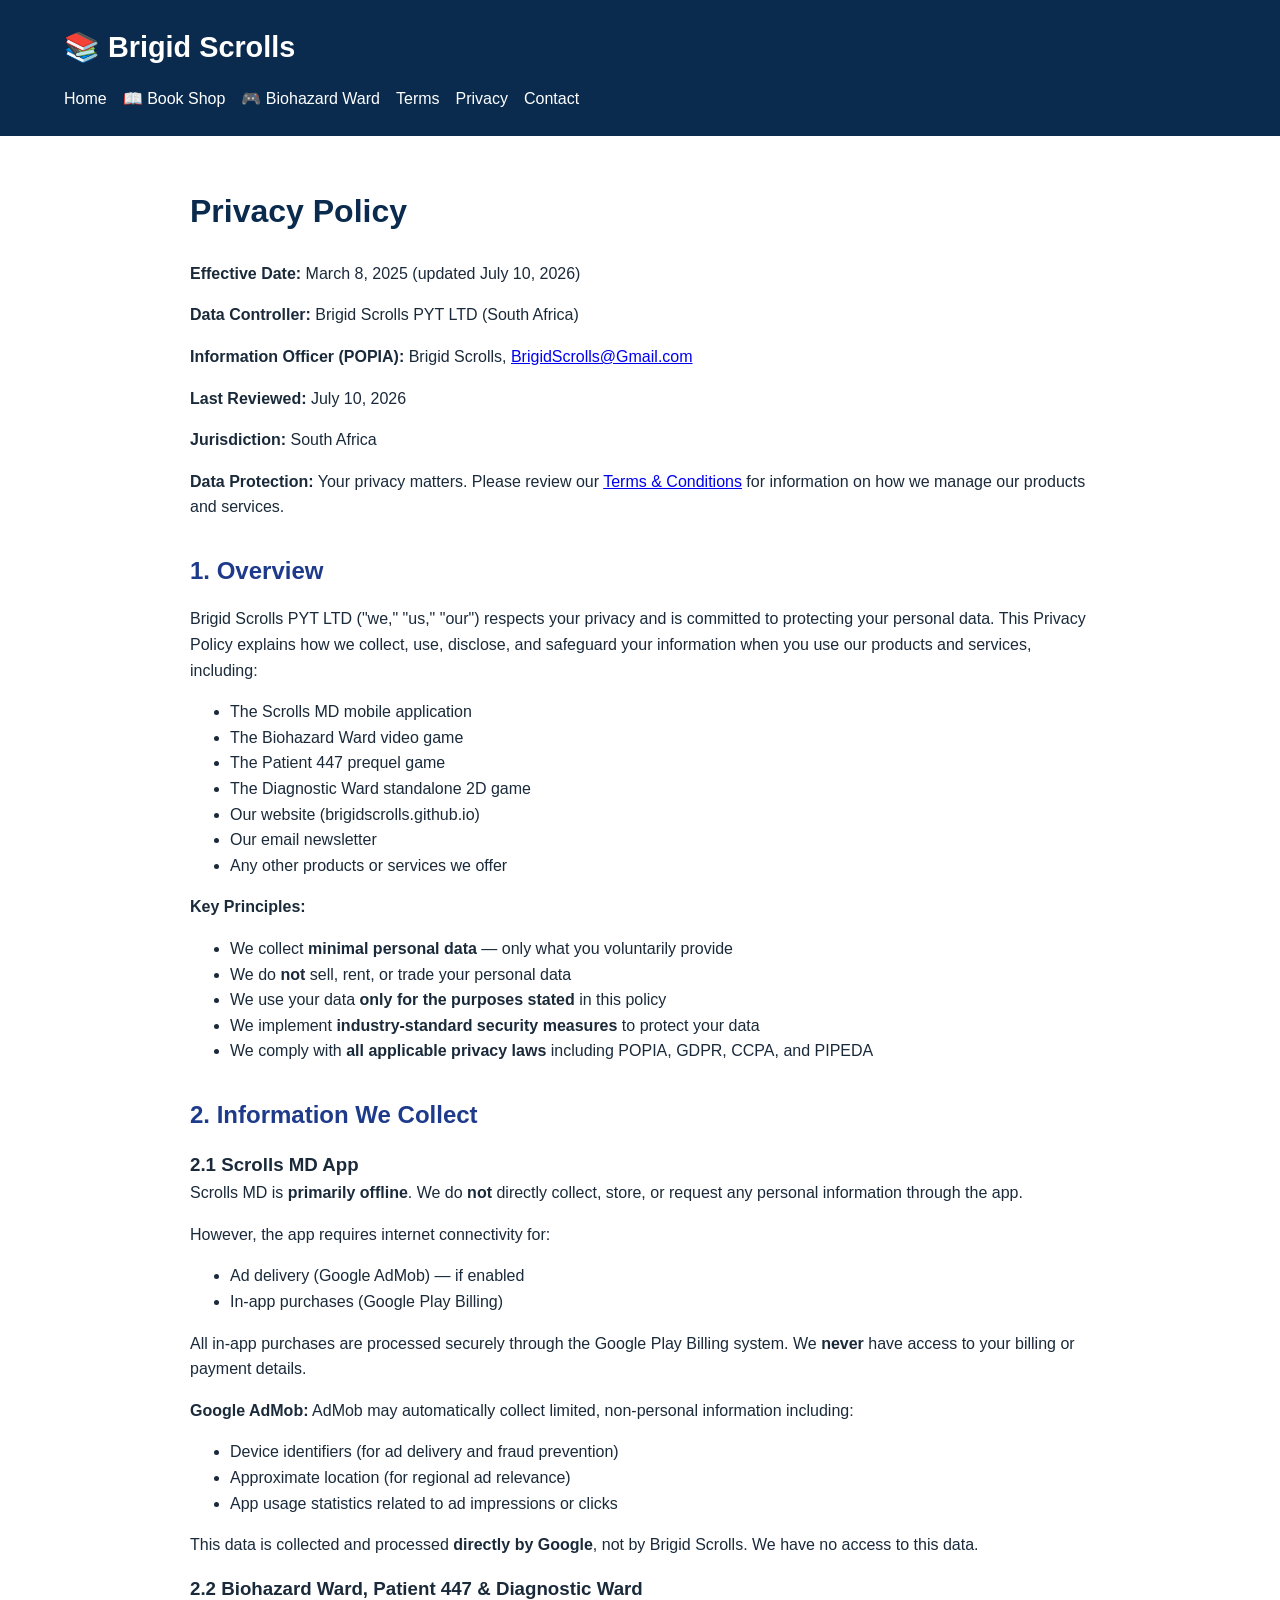
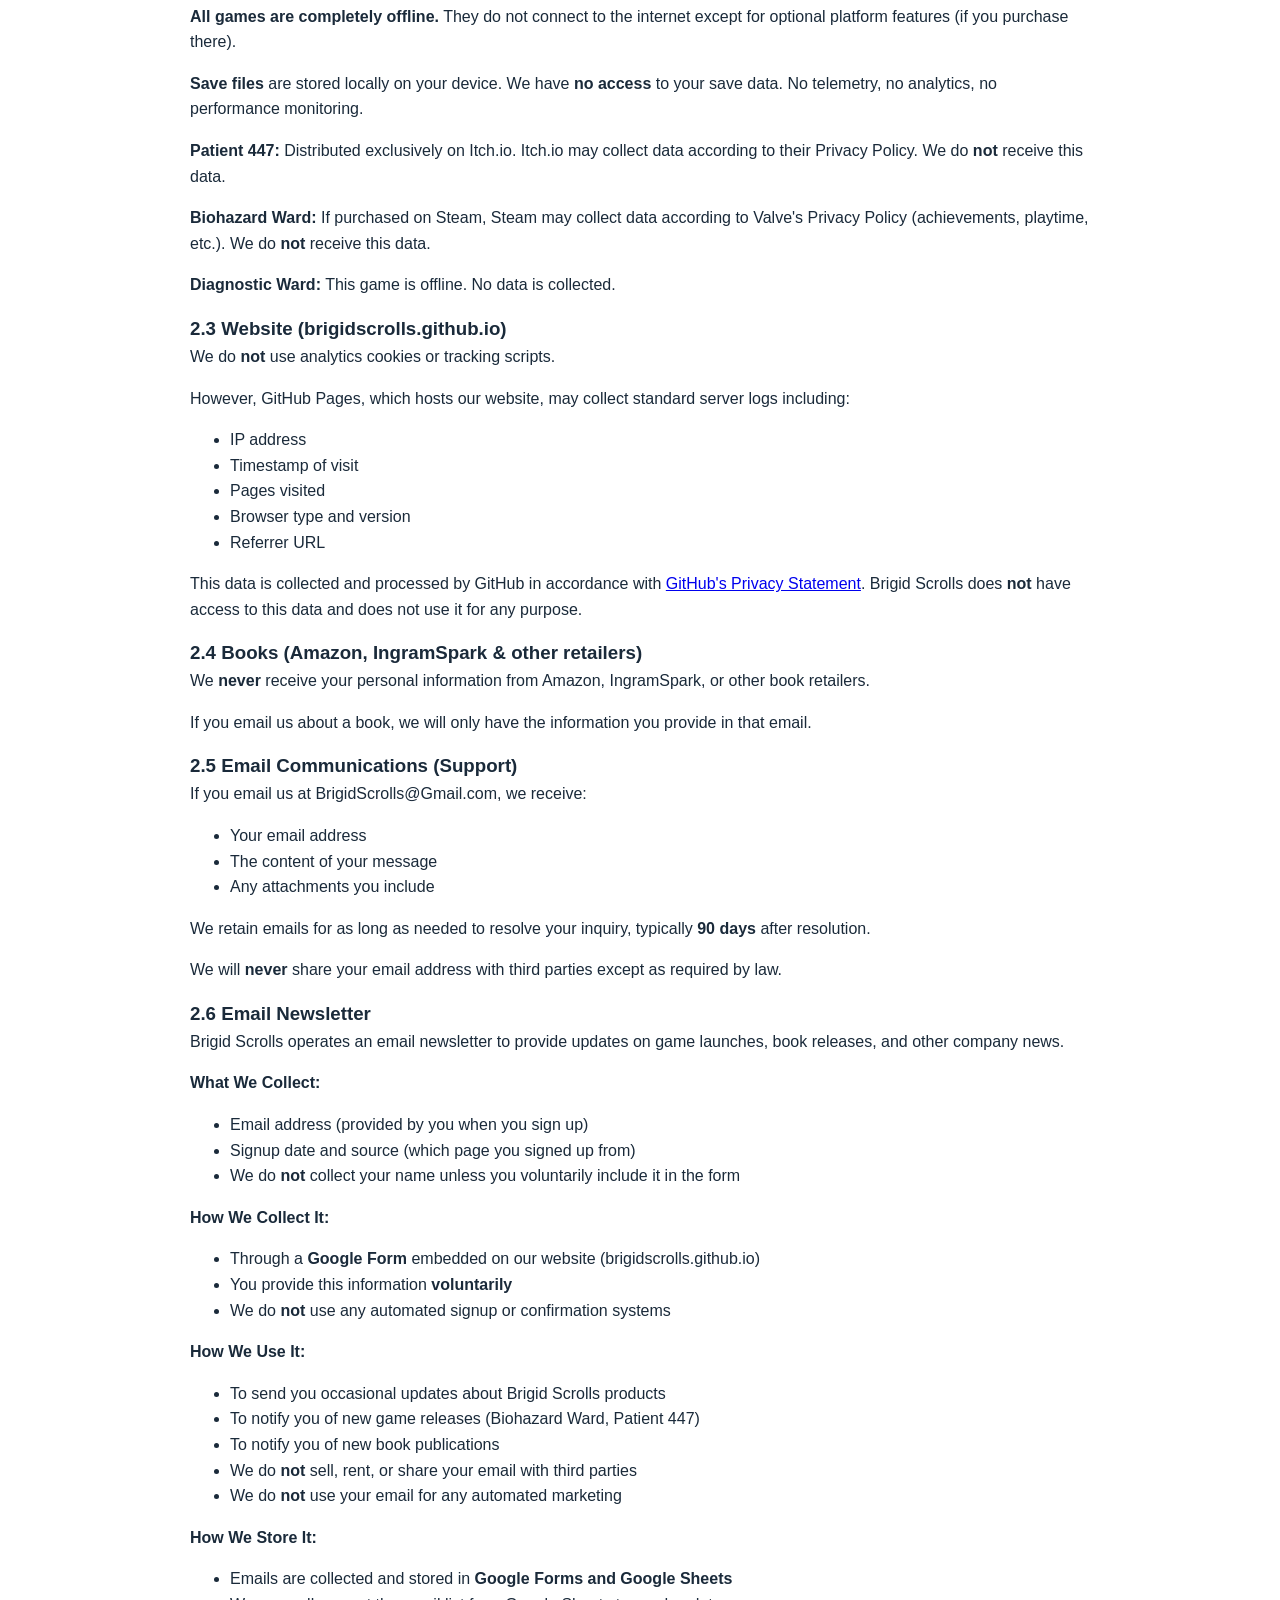
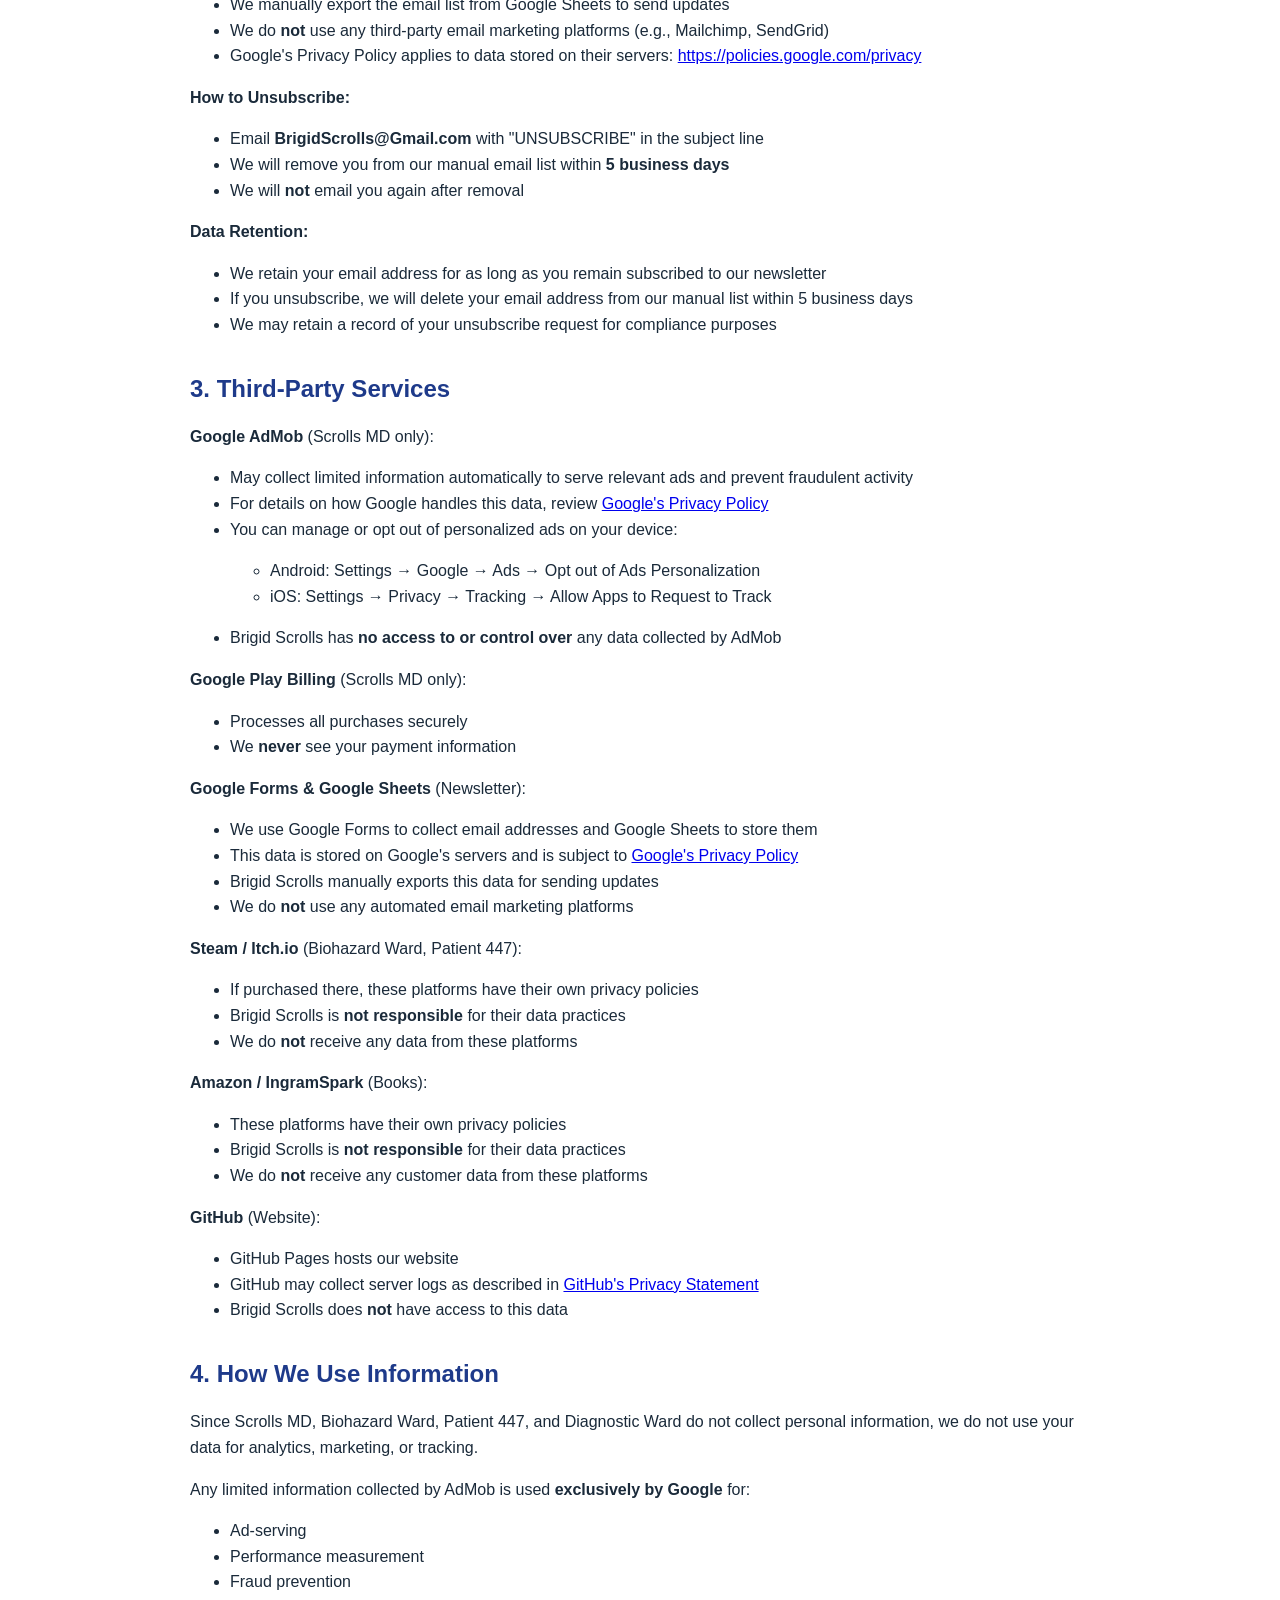
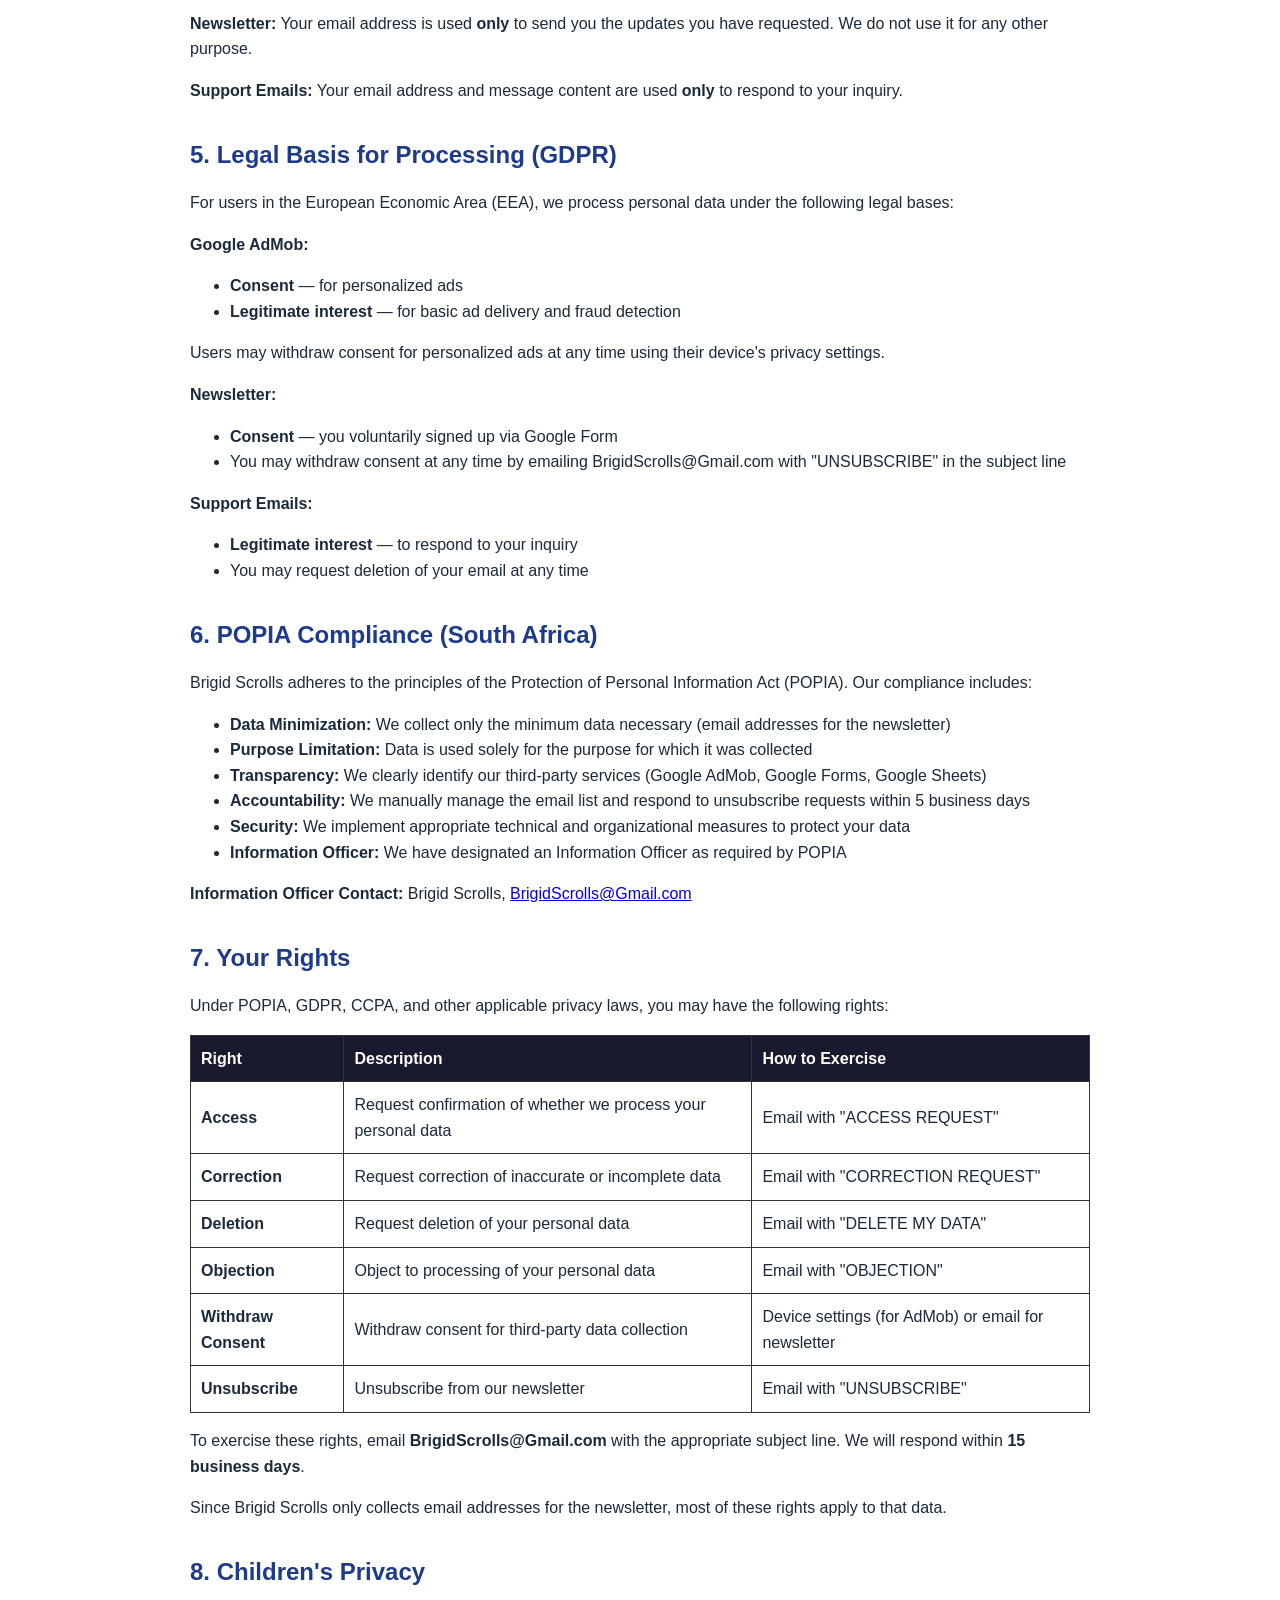
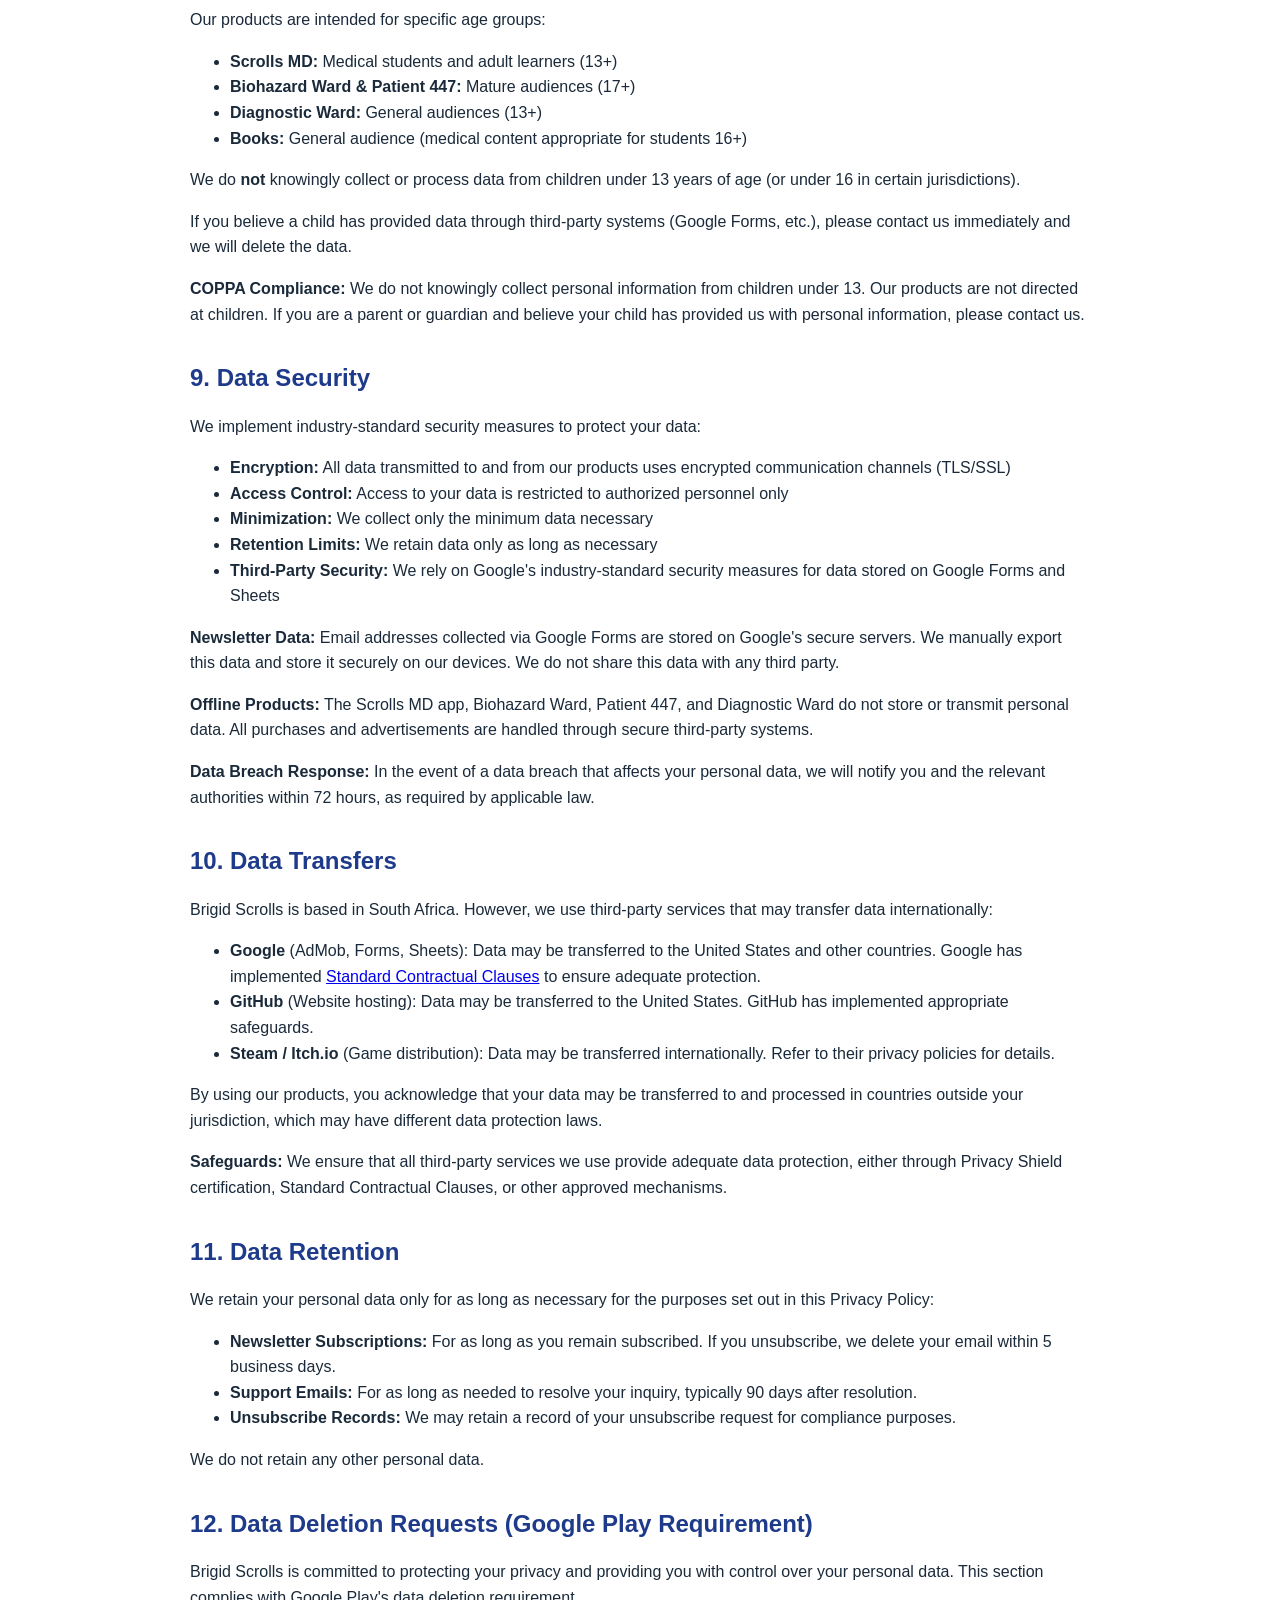
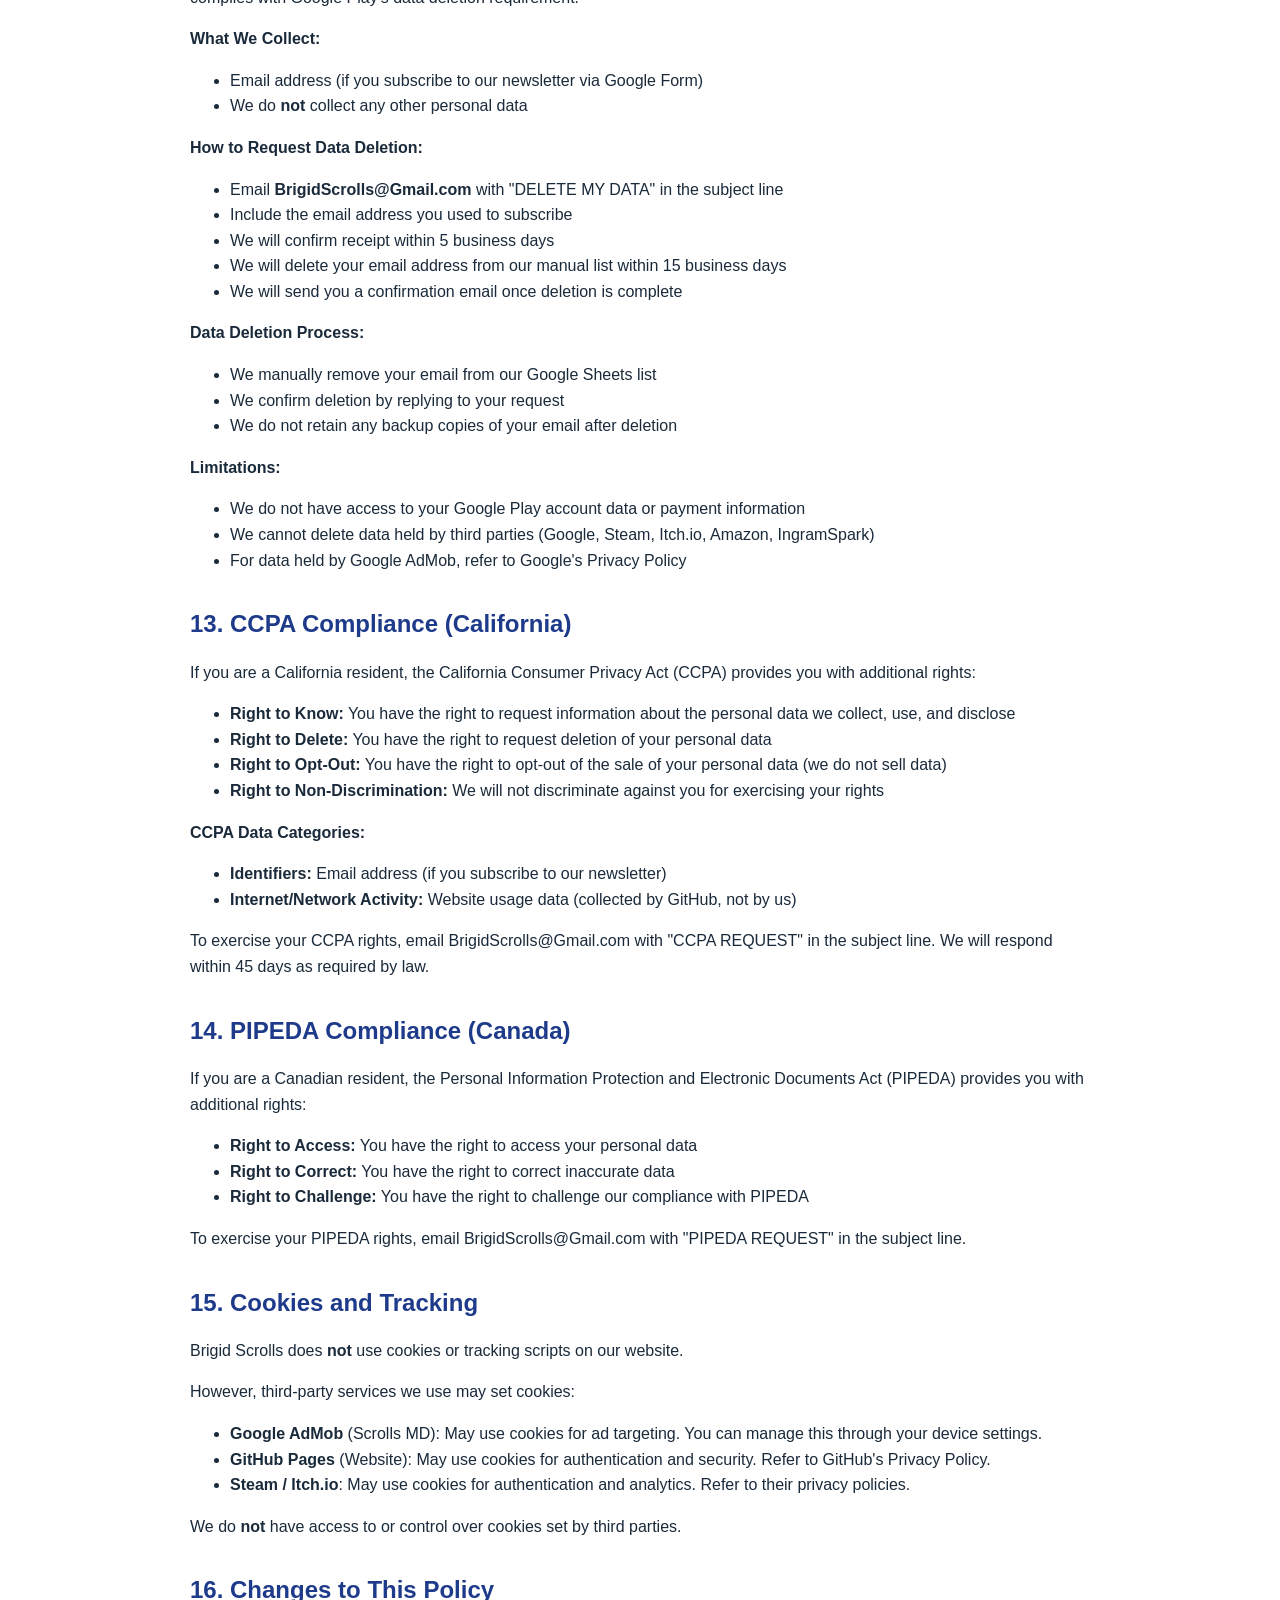
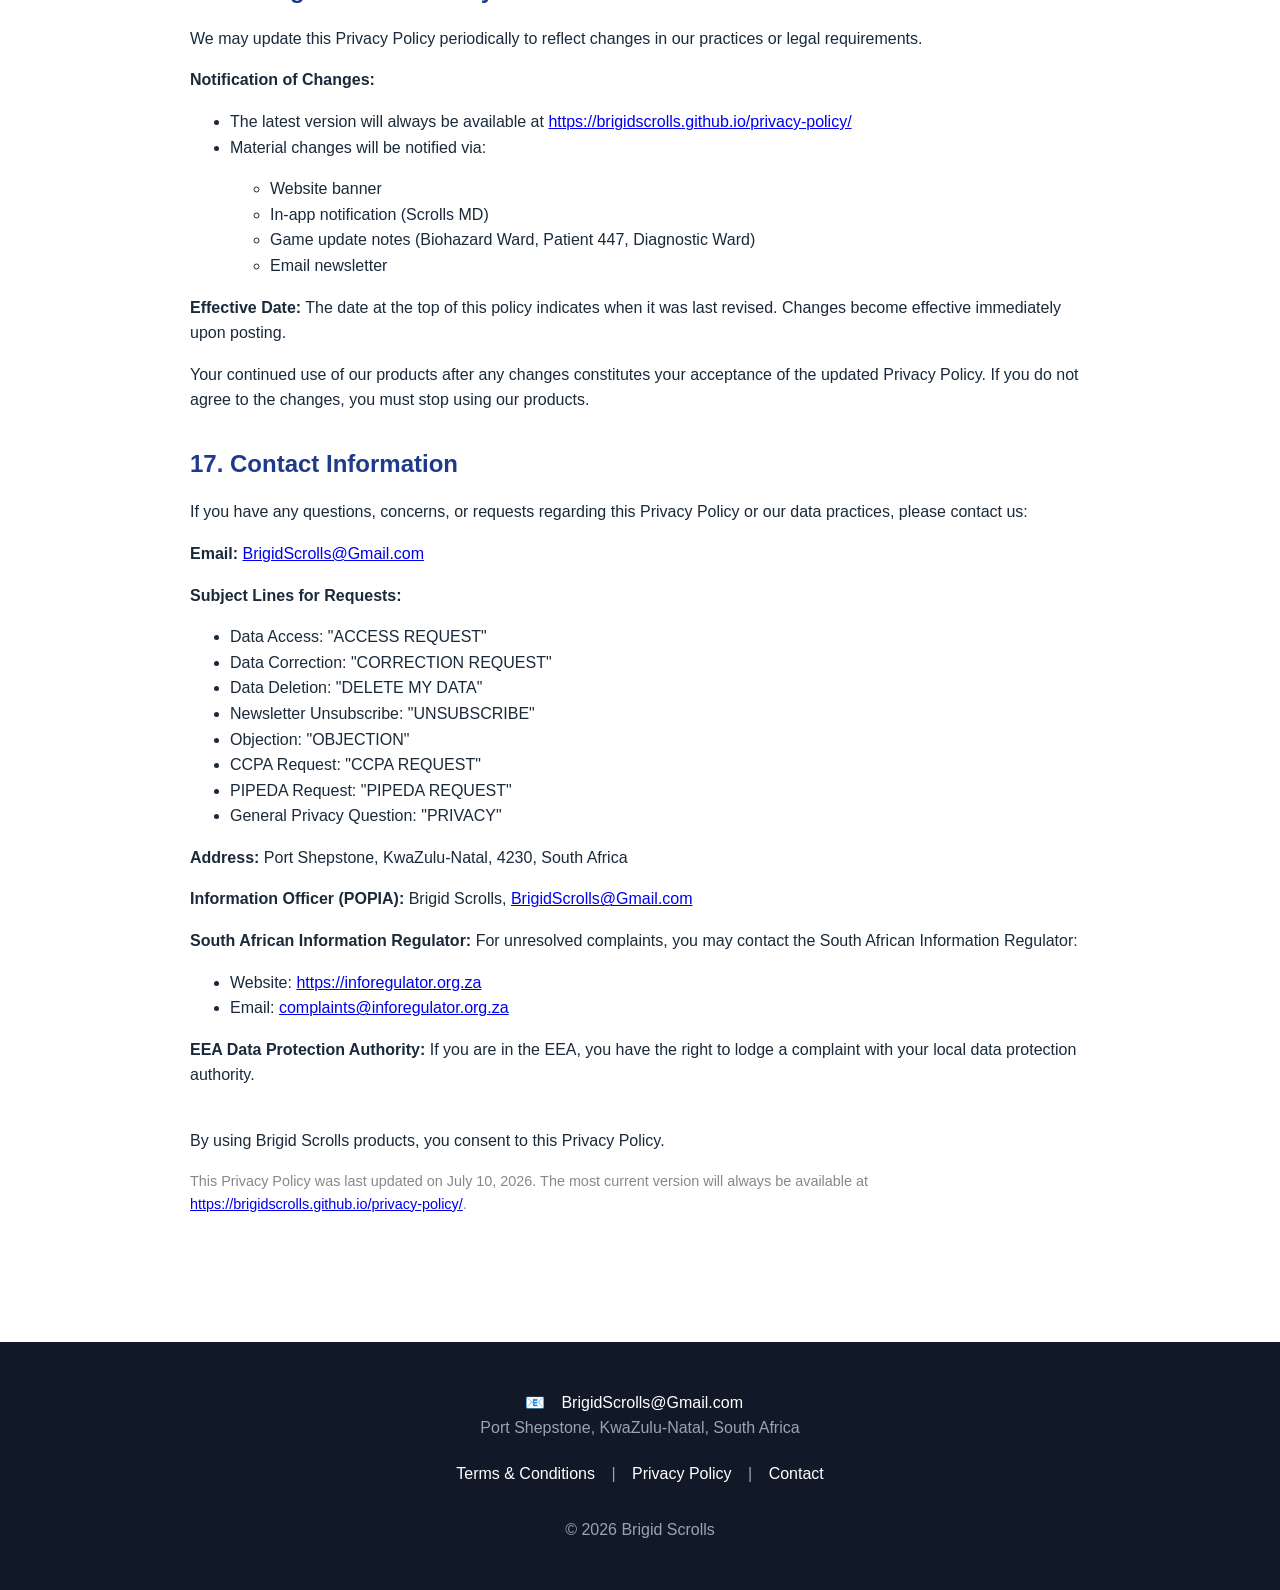
<file: privacy-policy/index.html>
<!DOCTYPE html>
<html lang="en">
<head>
    <meta charset="UTF-8">
    <meta name="viewport" content="width=device-width, initial-scale=1.0">
    <title>Privacy Policy – Brigid Scrolls</title>
    <link rel="stylesheet" href="../style.css">
</head>
<body>
    <header>
        <div class="container">
            <div class="logo">📚 Brigid Scrolls</div>
            <nav>
                <a href="../index.html">Home</a>
                <a href="../book-shop/">📖 Book Shop</a>
                <a href="../game.html">🎮 Biohazard Ward</a>
                <a href="../terms-and-conditions/">Terms</a>
                <a href="../privacy-policy/">Privacy</a>
                <a href="../contact.html">Contact</a>
            </nav>
        </div>
    </header>

    <div class="legal-content">
        <h1>Privacy Policy</h1>
        <p><strong>Effective Date:</strong> March 8, 2025 (updated July 10, 2026)</p>
        <p><strong>Data Controller:</strong> Brigid Scrolls PYT LTD (South Africa)</p>
        <p><strong>Information Officer (POPIA):</strong> Brigid Scrolls, <a href="mailto:BrigidScrolls@Gmail.com">BrigidScrolls@Gmail.com</a></p>
        <p><strong>Last Reviewed:</strong> July 10, 2026</p>
        <p><strong>Jurisdiction:</strong> South Africa</p>
        <p><strong>Data Protection:</strong> Your privacy matters. Please review our <a href="../terms-and-conditions/">Terms &amp; Conditions</a> for information on how we manage our products and services.</p>

        <!-- ============================================================ -->
        <!-- SECTION 1: OVERVIEW                                           -->
        <!-- ============================================================ -->
        <h2>1. Overview</h2>
        <p>Brigid Scrolls PYT LTD ("we," "us," "our") respects your privacy and is committed to protecting your personal data. This Privacy Policy explains how we collect, use, disclose, and safeguard your information when you use our products and services, including:</p>
        <ul>
            <li>The Scrolls MD mobile application</li>
            <li>The Biohazard Ward video game</li>
            <li>The Patient 447 prequel game</li>
            <li>The Diagnostic Ward standalone 2D game</li>
            <li>Our website (brigidscrolls.github.io)</li>
            <li>Our email newsletter</li>
            <li>Any other products or services we offer</li>
        </ul>

        <p><strong>Key Principles:</strong></p>
        <ul>
            <li>We collect <strong>minimal personal data</strong> — only what you voluntarily provide</li>
            <li>We do <strong>not</strong> sell, rent, or trade your personal data</li>
            <li>We use your data <strong>only for the purposes stated</strong> in this policy</li>
            <li>We implement <strong>industry-standard security measures</strong> to protect your data</li>
            <li>We comply with <strong>all applicable privacy laws</strong> including POPIA, GDPR, CCPA, and PIPEDA</li>
        </ul>

        <!-- ============================================================ -->
        <!-- SECTION 2: INFORMATION WE COLLECT                             -->
        <!-- ============================================================ -->
        <h2>2. Information We Collect</h2>

        <h3>2.1 Scrolls MD App</h3>
        <p>Scrolls MD is <strong>primarily offline</strong>. We do <strong>not</strong> directly collect, store, or request any personal information through the app.</p>
        <p>However, the app requires internet connectivity for:</p>
        <ul>
            <li>Ad delivery (Google AdMob) — if enabled</li>
            <li>In-app purchases (Google Play Billing)</li>
        </ul>
        <p>All in-app purchases are processed securely through the Google Play Billing system. We <strong>never</strong> have access to your billing or payment details.</p>

        <p><strong>Google AdMob:</strong> AdMob may automatically collect limited, non-personal information including:</p>
        <ul>
            <li>Device identifiers (for ad delivery and fraud prevention)</li>
            <li>Approximate location (for regional ad relevance)</li>
            <li>App usage statistics related to ad impressions or clicks</li>
        </ul>
        <p>This data is collected and processed <strong>directly by Google</strong>, not by Brigid Scrolls. We have no access to this data.</p>

        <h3>2.2 Biohazard Ward, Patient 447 &amp; Diagnostic Ward</h3>
        <p><strong>All games are completely offline.</strong> They do not connect to the internet except for optional platform features (if you purchase there).</p>
        <p><strong>Save files</strong> are stored locally on your device. We have <strong>no access</strong> to your save data. No telemetry, no analytics, no performance monitoring.</p>

        <p><strong>Patient 447:</strong> Distributed exclusively on Itch.io. Itch.io may collect data according to their Privacy Policy. We do <strong>not</strong> receive this data.</p>
        <p><strong>Biohazard Ward:</strong> If purchased on Steam, Steam may collect data according to Valve's Privacy Policy (achievements, playtime, etc.). We do <strong>not</strong> receive this data.</p>
        <p><strong>Diagnostic Ward:</strong> This game is offline. No data is collected.</p>

        <h3>2.3 Website (brigidscrolls.github.io)</h3>
        <p>We do <strong>not</strong> use analytics cookies or tracking scripts.</p>
        <p>However, GitHub Pages, which hosts our website, may collect standard server logs including:</p>
        <ul>
            <li>IP address</li>
            <li>Timestamp of visit</li>
            <li>Pages visited</li>
            <li>Browser type and version</li>
            <li>Referrer URL</li>
        </ul>
        <p>This data is collected and processed by GitHub in accordance with <a href="https://docs.github.com/en/site-policy/privacy-policies/github-privacy-statement" target="_blank">GitHub's Privacy Statement</a>. Brigid Scrolls does <strong>not</strong> have access to this data and does not use it for any purpose.</p>

        <h3>2.4 Books (Amazon, IngramSpark &amp; other retailers)</h3>
        <p>We <strong>never</strong> receive your personal information from Amazon, IngramSpark, or other book retailers.</p>
        <p>If you email us about a book, we will only have the information you provide in that email.</p>

        <h3>2.5 Email Communications (Support)</h3>
        <p>If you email us at BrigidScrolls@Gmail.com, we receive:</p>
        <ul>
            <li>Your email address</li>
            <li>The content of your message</li>
            <li>Any attachments you include</li>
        </ul>
        <p>We retain emails for as long as needed to resolve your inquiry, typically <strong>90 days</strong> after resolution.</p>
        <p>We will <strong>never</strong> share your email address with third parties except as required by law.</p>

        <h3>2.6 Email Newsletter</h3>
        <p>Brigid Scrolls operates an email newsletter to provide updates on game launches, book releases, and other company news.</p>

        <p><strong>What We Collect:</strong></p>
        <ul>
            <li>Email address (provided by you when you sign up)</li>
            <li>Signup date and source (which page you signed up from)</li>
            <li>We do <strong>not</strong> collect your name unless you voluntarily include it in the form</li>
        </ul>

        <p><strong>How We Collect It:</strong></p>
        <ul>
            <li>Through a <strong>Google Form</strong> embedded on our website (brigidscrolls.github.io)</li>
            <li>You provide this information <strong>voluntarily</strong></li>
            <li>We do <strong>not</strong> use any automated signup or confirmation systems</li>
        </ul>

        <p><strong>How We Use It:</strong></p>
        <ul>
            <li>To send you occasional updates about Brigid Scrolls products</li>
            <li>To notify you of new game releases (Biohazard Ward, Patient 447)</li>
            <li>To notify you of new book publications</li>
            <li>We do <strong>not</strong> sell, rent, or share your email with third parties</li>
            <li>We do <strong>not</strong> use your email for any automated marketing</li>
        </ul>

        <p><strong>How We Store It:</strong></p>
        <ul>
            <li>Emails are collected and stored in <strong>Google Forms and Google Sheets</strong></li>
            <li>We manually export the email list from Google Sheets to send updates</li>
            <li>We do <strong>not</strong> use any third-party email marketing platforms (e.g., Mailchimp, SendGrid)</li>
            <li>Google's Privacy Policy applies to data stored on their servers: <a href="https://policies.google.com/privacy" target="_blank">https://policies.google.com/privacy</a></li>
        </ul>

        <p><strong>How to Unsubscribe:</strong></p>
        <ul>
            <li>Email <strong>BrigidScrolls@Gmail.com</strong> with "UNSUBSCRIBE" in the subject line</li>
            <li>We will remove you from our manual email list within <strong>5 business days</strong></li>
            <li>We will <strong>not</strong> email you again after removal</li>
        </ul>

        <p><strong>Data Retention:</strong></p>
        <ul>
            <li>We retain your email address for as long as you remain subscribed to our newsletter</li>
            <li>If you unsubscribe, we will delete your email address from our manual list within 5 business days</li>
            <li>We may retain a record of your unsubscribe request for compliance purposes</li>
        </ul>

        <!-- ============================================================ -->
        <!-- SECTION 3: THIRD-PARTY SERVICES                               -->
        <!-- ============================================================ -->
        <h2>3. Third-Party Services</h2>

        <p><strong>Google AdMob</strong> (Scrolls MD only):</p>
        <ul>
            <li>May collect limited information automatically to serve relevant ads and prevent fraudulent activity</li>
            <li>For details on how Google handles this data, review <a href="https://policies.google.com/privacy" target="_blank">Google's Privacy Policy</a></li>
            <li>You can manage or opt out of personalized ads on your device:
                <ul>
                    <li>Android: Settings → Google → Ads → Opt out of Ads Personalization</li>
                    <li>iOS: Settings → Privacy → Tracking → Allow Apps to Request to Track</li>
                </ul>
            </li>
            <li>Brigid Scrolls has <strong>no access to or control over</strong> any data collected by AdMob</li>
        </ul>

        <p><strong>Google Play Billing</strong> (Scrolls MD only):</p>
        <ul>
            <li>Processes all purchases securely</li>
            <li>We <strong>never</strong> see your payment information</li>
        </ul>

        <p><strong>Google Forms &amp; Google Sheets</strong> (Newsletter):</p>
        <ul>
            <li>We use Google Forms to collect email addresses and Google Sheets to store them</li>
            <li>This data is stored on Google's servers and is subject to <a href="https://policies.google.com/privacy" target="_blank">Google's Privacy Policy</a></li>
            <li>Brigid Scrolls manually exports this data for sending updates</li>
            <li>We do <strong>not</strong> use any automated email marketing platforms</li>
        </ul>

        <p><strong>Steam / Itch.io</strong> (Biohazard Ward, Patient 447):</p>
        <ul>
            <li>If purchased there, these platforms have their own privacy policies</li>
            <li>Brigid Scrolls is <strong>not responsible</strong> for their data practices</li>
            <li>We do <strong>not</strong> receive any data from these platforms</li>
        </ul>

        <p><strong>Amazon / IngramSpark</strong> (Books):</p>
        <ul>
            <li>These platforms have their own privacy policies</li>
            <li>Brigid Scrolls is <strong>not responsible</strong> for their data practices</li>
            <li>We do <strong>not</strong> receive any customer data from these platforms</li>
        </ul>

        <p><strong>GitHub</strong> (Website):</p>
        <ul>
            <li>GitHub Pages hosts our website</li>
            <li>GitHub may collect server logs as described in <a href="https://docs.github.com/en/site-policy/privacy-policies/github-privacy-statement" target="_blank">GitHub's Privacy Statement</a></li>
            <li>Brigid Scrolls does <strong>not</strong> have access to this data</li>
        </ul>

        <!-- ============================================================ -->
        <!-- SECTION 4: HOW WE USE INFORMATION                             -->
        <!-- ============================================================ -->
        <h2>4. How We Use Information</h2>
        <p>Since Scrolls MD, Biohazard Ward, Patient 447, and Diagnostic Ward do not collect personal information, we do not use your data for analytics, marketing, or tracking.</p>

        <p>Any limited information collected by AdMob is used <strong>exclusively by Google</strong> for:</p>
        <ul>
            <li>Ad-serving</li>
            <li>Performance measurement</li>
            <li>Fraud prevention</li>
        </ul>

        <p><strong>Newsletter:</strong> Your email address is used <strong>only</strong> to send you the updates you have requested. We do not use it for any other purpose.</p>

        <p><strong>Support Emails:</strong> Your email address and message content are used <strong>only</strong> to respond to your inquiry.</p>

        <!-- ============================================================ -->
        <!-- SECTION 5: LEGAL BASIS FOR PROCESSING (GDPR)                  -->
        <!-- ============================================================ -->
        <h2>5. Legal Basis for Processing (GDPR)</h2>
        <p>For users in the European Economic Area (EEA), we process personal data under the following legal bases:</p>

        <p><strong>Google AdMob:</strong></p>
        <ul>
            <li><strong>Consent</strong> — for personalized ads</li>
            <li><strong>Legitimate interest</strong> — for basic ad delivery and fraud detection</li>
        </ul>
        <p>Users may withdraw consent for personalized ads at any time using their device's privacy settings.</p>

        <p><strong>Newsletter:</strong></p>
        <ul>
            <li><strong>Consent</strong> — you voluntarily signed up via Google Form</li>
            <li>You may withdraw consent at any time by emailing BrigidScrolls@Gmail.com with "UNSUBSCRIBE" in the subject line</li>
        </ul>

        <p><strong>Support Emails:</strong></p>
        <ul>
            <li><strong>Legitimate interest</strong> — to respond to your inquiry</li>
            <li>You may request deletion of your email at any time</li>
        </ul>

        <!-- ============================================================ -->
        <!-- SECTION 6: POPIA COMPLIANCE (SOUTH AFRICA)                    -->
        <!-- ============================================================ -->
        <h2>6. POPIA Compliance (South Africa)</h2>
        <p>Brigid Scrolls adheres to the principles of the Protection of Personal Information Act (POPIA). Our compliance includes:</p>

        <ul>
            <li><strong>Data Minimization:</strong> We collect only the minimum data necessary (email addresses for the newsletter)</li>
            <li><strong>Purpose Limitation:</strong> Data is used solely for the purpose for which it was collected</li>
            <li><strong>Transparency:</strong> We clearly identify our third-party services (Google AdMob, Google Forms, Google Sheets)</li>
            <li><strong>Accountability:</strong> We manually manage the email list and respond to unsubscribe requests within 5 business days</li>
            <li><strong>Security:</strong> We implement appropriate technical and organizational measures to protect your data</li>
            <li><strong>Information Officer:</strong> We have designated an Information Officer as required by POPIA</li>
        </ul>

        <p><strong>Information Officer Contact:</strong> Brigid Scrolls, <a href="mailto:BrigidScrolls@Gmail.com">BrigidScrolls@Gmail.com</a></p>

        <!-- ============================================================ -->
        <!-- SECTION 7: YOUR RIGHTS                                        -->
        <!-- ============================================================ -->
        <h2>7. Your Rights</h2>
        <p>Under POPIA, GDPR, CCPA, and other applicable privacy laws, you may have the following rights:</p>

        <table style="width: 100%; border-collapse: collapse; margin: 15px 0;">
            <thead>
                <tr style="background-color: #1a1a2e; color: #ffffff;">
                    <th style="padding: 10px; text-align: left; border: 1px solid #333;">Right</th>
                    <th style="padding: 10px; text-align: left; border: 1px solid #333;">Description</th>
                    <th style="padding: 10px; text-align: left; border: 1px solid #333;">How to Exercise</th>
                </tr>
            </thead>
            <tbody>
                <tr>
                    <td style="padding: 10px; border: 1px solid #333;"><strong>Access</strong></td>
                    <td style="padding: 10px; border: 1px solid #333;">Request confirmation of whether we process your personal data</td>
                    <td style="padding: 10px; border: 1px solid #333;">Email with "ACCESS REQUEST"</td>
                </tr>
                <tr>
                    <td style="padding: 10px; border: 1px solid #333;"><strong>Correction</strong></td>
                    <td style="padding: 10px; border: 1px solid #333;">Request correction of inaccurate or incomplete data</td>
                    <td style="padding: 10px; border: 1px solid #333;">Email with "CORRECTION REQUEST"</td>
                </tr>
                <tr>
                    <td style="padding: 10px; border: 1px solid #333;"><strong>Deletion</strong></td>
                    <td style="padding: 10px; border: 1px solid #333;">Request deletion of your personal data</td>
                    <td style="padding: 10px; border: 1px solid #333;">Email with "DELETE MY DATA"</td>
                </tr>
                <tr>
                    <td style="padding: 10px; border: 1px solid #333;"><strong>Objection</strong></td>
                    <td style="padding: 10px; border: 1px solid #333;">Object to processing of your personal data</td>
                    <td style="padding: 10px; border: 1px solid #333;">Email with "OBJECTION"</td>
                </tr>
                <tr>
                    <td style="padding: 10px; border: 1px solid #333;"><strong>Withdraw Consent</strong></td>
                    <td style="padding: 10px; border: 1px solid #333;">Withdraw consent for third-party data collection</td>
                    <td style="padding: 10px; border: 1px solid #333;">Device settings (for AdMob) or email for newsletter</td>
                </tr>
                <tr>
                    <td style="padding: 10px; border: 1px solid #333;"><strong>Unsubscribe</strong></td>
                    <td style="padding: 10px; border: 1px solid #333;">Unsubscribe from our newsletter</td>
                    <td style="padding: 10px; border: 1px solid #333;">Email with "UNSUBSCRIBE"</td>
                </tr>
            </tbody>
        </table>

        <p>To exercise these rights, email <strong>BrigidScrolls@Gmail.com</strong> with the appropriate subject line. We will respond within <strong>15 business days</strong>.</p>

        <p>Since Brigid Scrolls only collects email addresses for the newsletter, most of these rights apply to that data.</p>

        <!-- ============================================================ -->
        <!-- SECTION 8: CHILDREN'S PRIVACY                                 -->
        <!-- ============================================================ -->
        <h2>8. Children's Privacy</h2>
        <p>Our products are intended for specific age groups:</p>
        <ul>
            <li><strong>Scrolls MD:</strong> Medical students and adult learners (13+)</li>
            <li><strong>Biohazard Ward &amp; Patient 447:</strong> Mature audiences (17+)</li>
            <li><strong>Diagnostic Ward:</strong> General audiences (13+)</li>
            <li><strong>Books:</strong> General audience (medical content appropriate for students 16+)</li>
        </ul>

        <p>We do <strong>not</strong> knowingly collect or process data from children under 13 years of age (or under 16 in certain jurisdictions).</p>

        <p>If you believe a child has provided data through third-party systems (Google Forms, etc.), please contact us immediately and we will delete the data.</p>

        <p><strong>COPPA Compliance:</strong> We do not knowingly collect personal information from children under 13. Our products are not directed at children. If you are a parent or guardian and believe your child has provided us with personal information, please contact us.</p>

        <!-- ============================================================ -->
        <!-- SECTION 9: DATA SECURITY                                      -->
        <!-- ============================================================ -->
        <h2>9. Data Security</h2>
        <p>We implement industry-standard security measures to protect your data:</p>

        <ul>
            <li><strong>Encryption:</strong> All data transmitted to and from our products uses encrypted communication channels (TLS/SSL)</li>
            <li><strong>Access Control:</strong> Access to your data is restricted to authorized personnel only</li>
            <li><strong>Minimization:</strong> We collect only the minimum data necessary</li>
            <li><strong>Retention Limits:</strong> We retain data only as long as necessary</li>
            <li><strong>Third-Party Security:</strong> We rely on Google's industry-standard security measures for data stored on Google Forms and Sheets</li>
        </ul>

        <p><strong>Newsletter Data:</strong> Email addresses collected via Google Forms are stored on Google's secure servers. We manually export this data and store it securely on our devices. We do not share this data with any third party.</p>

        <p><strong>Offline Products:</strong> The Scrolls MD app, Biohazard Ward, Patient 447, and Diagnostic Ward do not store or transmit personal data. All purchases and advertisements are handled through secure third-party systems.</p>

        <p><strong>Data Breach Response:</strong> In the event of a data breach that affects your personal data, we will notify you and the relevant authorities within 72 hours, as required by applicable law.</p>

        <!-- ============================================================ -->
        <!-- SECTION 10: DATA TRANSFERS                                    -->
        <!-- ============================================================ -->
        <h2>10. Data Transfers</h2>
        <p>Brigid Scrolls is based in South Africa. However, we use third-party services that may transfer data internationally:</p>

        <ul>
            <li><strong>Google</strong> (AdMob, Forms, Sheets): Data may be transferred to the United States and other countries. Google has implemented <a href="https://policies.google.com/privacy/frameworks" target="_blank">Standard Contractual Clauses</a> to ensure adequate protection.</li>
            <li><strong>GitHub</strong> (Website hosting): Data may be transferred to the United States. GitHub has implemented appropriate safeguards.</li>
            <li><strong>Steam / Itch.io</strong> (Game distribution): Data may be transferred internationally. Refer to their privacy policies for details.</li>
        </ul>

        <p>By using our products, you acknowledge that your data may be transferred to and processed in countries outside your jurisdiction, which may have different data protection laws.</p>

        <p><strong>Safeguards:</strong> We ensure that all third-party services we use provide adequate data protection, either through Privacy Shield certification, Standard Contractual Clauses, or other approved mechanisms.</p>

        <!-- ============================================================ -->
        <!-- SECTION 11: DATA RETENTION                                    -->
        <!-- ============================================================ -->
        <h2>11. Data Retention</h2>
        <p>We retain your personal data only for as long as necessary for the purposes set out in this Privacy Policy:</p>

        <ul>
            <li><strong>Newsletter Subscriptions:</strong> For as long as you remain subscribed. If you unsubscribe, we delete your email within 5 business days.</li>
            <li><strong>Support Emails:</strong> For as long as needed to resolve your inquiry, typically 90 days after resolution.</li>
            <li><strong>Unsubscribe Records:</strong> We may retain a record of your unsubscribe request for compliance purposes.</li>
        </ul>

        <p>We do not retain any other personal data.</p>

        <!-- ============================================================ -->
        <!-- SECTION 12: DATA DELETION REQUESTS (GOOGLE PLAY)              -->
        <!-- ============================================================ -->
        <h2>12. Data Deletion Requests (Google Play Requirement)</h2>
        <p>Brigid Scrolls is committed to protecting your privacy and providing you with control over your personal data. This section complies with Google Play's data deletion requirement.</p>

        <p><strong>What We Collect:</strong></p>
        <ul>
            <li>Email address (if you subscribe to our newsletter via Google Form)</li>
            <li>We do <strong>not</strong> collect any other personal data</li>
        </ul>

        <p><strong>How to Request Data Deletion:</strong></p>
        <ul>
            <li>Email <strong>BrigidScrolls@Gmail.com</strong> with "DELETE MY DATA" in the subject line</li>
            <li>Include the email address you used to subscribe</li>
            <li>We will confirm receipt within 5 business days</li>
            <li>We will delete your email address from our manual list within 15 business days</li>
            <li>We will send you a confirmation email once deletion is complete</li>
        </ul>

        <p><strong>Data Deletion Process:</strong></p>
        <ul>
            <li>We manually remove your email from our Google Sheets list</li>
            <li>We confirm deletion by replying to your request</li>
            <li>We do not retain any backup copies of your email after deletion</li>
        </ul>

        <p><strong>Limitations:</strong></p>
        <ul>
            <li>We do not have access to your Google Play account data or payment information</li>
            <li>We cannot delete data held by third parties (Google, Steam, Itch.io, Amazon, IngramSpark)</li>
            <li>For data held by Google AdMob, refer to Google's Privacy Policy</li>
        </ul>

        <!-- ============================================================ -->
        <!-- SECTION 13: CCPA COMPLIANCE (CALIFORNIA)                      -->
        <!-- ============================================================ -->
        <h2>13. CCPA Compliance (California)</h2>
        <p>If you are a California resident, the California Consumer Privacy Act (CCPA) provides you with additional rights:</p>

        <ul>
            <li><strong>Right to Know:</strong> You have the right to request information about the personal data we collect, use, and disclose</li>
            <li><strong>Right to Delete:</strong> You have the right to request deletion of your personal data</li>
            <li><strong>Right to Opt-Out:</strong> You have the right to opt-out of the sale of your personal data (we do not sell data)</li>
            <li><strong>Right to Non-Discrimination:</strong> We will not discriminate against you for exercising your rights</li>
        </ul>

        <p><strong>CCPA Data Categories:</strong></p>
        <ul>
            <li><strong>Identifiers:</strong> Email address (if you subscribe to our newsletter)</li>
            <li><strong>Internet/Network Activity:</strong> Website usage data (collected by GitHub, not by us)</li>
        </ul>

        <p>To exercise your CCPA rights, email BrigidScrolls@Gmail.com with "CCPA REQUEST" in the subject line. We will respond within 45 days as required by law.</p>

        <!-- ============================================================ -->
        <!-- SECTION 14: PIPEDA COMPLIANCE (CANADA)                        -->
        <!-- ============================================================ -->
        <h2>14. PIPEDA Compliance (Canada)</h2>
        <p>If you are a Canadian resident, the Personal Information Protection and Electronic Documents Act (PIPEDA) provides you with additional rights:</p>

        <ul>
            <li><strong>Right to Access:</strong> You have the right to access your personal data</li>
            <li><strong>Right to Correct:</strong> You have the right to correct inaccurate data</li>
            <li><strong>Right to Challenge:</strong> You have the right to challenge our compliance with PIPEDA</li>
        </ul>

        <p>To exercise your PIPEDA rights, email BrigidScrolls@Gmail.com with "PIPEDA REQUEST" in the subject line.</p>

        <!-- ============================================================ -->
        <!-- SECTION 15: COOKIES & TRACKING                                -->
        <!-- ============================================================ -->
        <h2>15. Cookies and Tracking</h2>
        <p>Brigid Scrolls does <strong>not</strong> use cookies or tracking scripts on our website.</p>

        <p>However, third-party services we use may set cookies:</p>
        <ul>
            <li><strong>Google AdMob</strong> (Scrolls MD): May use cookies for ad targeting. You can manage this through your device settings.</li>
            <li><strong>GitHub Pages</strong> (Website): May use cookies for authentication and security. Refer to GitHub's Privacy Policy.</li>
            <li><strong>Steam / Itch.io</strong>: May use cookies for authentication and analytics. Refer to their privacy policies.</li>
        </ul>

        <p>We do <strong>not</strong> have access to or control over cookies set by third parties.</p>

        <!-- ============================================================ -->
        <!-- SECTION 16: CHANGES TO THIS POLICY                            -->
        <!-- ============================================================ -->
        <h2>16. Changes to This Policy</h2>
        <p>We may update this Privacy Policy periodically to reflect changes in our practices or legal requirements.</p>

        <p><strong>Notification of Changes:</strong></p>
        <ul>
            <li>The latest version will always be available at <a href="https://brigidscrolls.github.io/privacy-policy/" target="_blank">https://brigidscrolls.github.io/privacy-policy/</a></li>
            <li>Material changes will be notified via:
                <ul>
                    <li>Website banner</li>
                    <li>In-app notification (Scrolls MD)</li>
                    <li>Game update notes (Biohazard Ward, Patient 447, Diagnostic Ward)</li>
                    <li>Email newsletter</li>
                </ul>
            </li>
        </ul>

        <p><strong>Effective Date:</strong> The date at the top of this policy indicates when it was last revised. Changes become effective immediately upon posting.</p>

        <p>Your continued use of our products after any changes constitutes your acceptance of the updated Privacy Policy. If you do not agree to the changes, you must stop using our products.</p>

        <!-- ============================================================ -->
        <!-- SECTION 17: CONTACT INFORMATION                               -->
        <!-- ============================================================ -->
        <h2>17. Contact Information</h2>
        <p>If you have any questions, concerns, or requests regarding this Privacy Policy or our data practices, please contact us:</p>

        <p><strong>Email:</strong> <a href="mailto:BrigidScrolls@Gmail.com">BrigidScrolls@Gmail.com</a></p>
        <p><strong>Subject Lines for Requests:</strong></p>
        <ul>
            <li>Data Access: "ACCESS REQUEST"</li>
            <li>Data Correction: "CORRECTION REQUEST"</li>
            <li>Data Deletion: "DELETE MY DATA"</li>
            <li>Newsletter Unsubscribe: "UNSUBSCRIBE"</li>
            <li>Objection: "OBJECTION"</li>
            <li>CCPA Request: "CCPA REQUEST"</li>
            <li>PIPEDA Request: "PIPEDA REQUEST"</li>
            <li>General Privacy Question: "PRIVACY"</li>
        </ul>

        <p><strong>Address:</strong> Port Shepstone, KwaZulu-Natal, 4230, South Africa</p>

        <p><strong>Information Officer (POPIA):</strong> Brigid Scrolls, <a href="mailto:BrigidScrolls@Gmail.com">BrigidScrolls@Gmail.com</a></p>

        <p><strong>South African Information Regulator:</strong> For unresolved complaints, you may contact the South African Information Regulator:</p>
        <ul>
            <li>Website: <a href="https://inforegulator.org.za" target="_blank">https://inforegulator.org.za</a></li>
            <li>Email: <a href="mailto:complaints@inforegulator.org.za">complaints@inforegulator.org.za</a></li>
        </ul>

        <p><strong>EEA Data Protection Authority:</strong> If you are in the EEA, you have the right to lodge a complaint with your local data protection authority.</p>

        <!-- ============================================================ -->
        <!-- FINAL ACKNOWLEDGMENT                                          -->
        <!-- ============================================================ -->
        <p style="margin-top: 40px;">By using Brigid Scrolls products, you consent to this Privacy Policy.</p>
        <p style="margin-top: 10px; font-size: 0.9em; color: #888;">This Privacy Policy was last updated on July 10, 2026. The most current version will always be available at <a href="https://brigidscrolls.github.io/privacy-policy/">https://brigidscrolls.github.io/privacy-policy/</a>.</p>
    </div>

    <footer>
        <div class="container">
            <p>📧 <a href="mailto:BrigidScrolls@Gmail.com">BrigidScrolls@Gmail.com</a></p>
            <p>Port Shepstone, KwaZulu-Natal, South Africa</p>
            <div style="margin-top: 20px;">
                <a href="../terms-and-conditions/">Terms &amp; Conditions</a> |
                <a href="../privacy-policy/">Privacy Policy</a> |
                <a href="../contact.html">Contact</a>
            </div>
            <p style="margin-top: 30px;">&copy; 2026 Brigid Scrolls</p>
        </div>
    </footer>
</body>
</html>
</file>
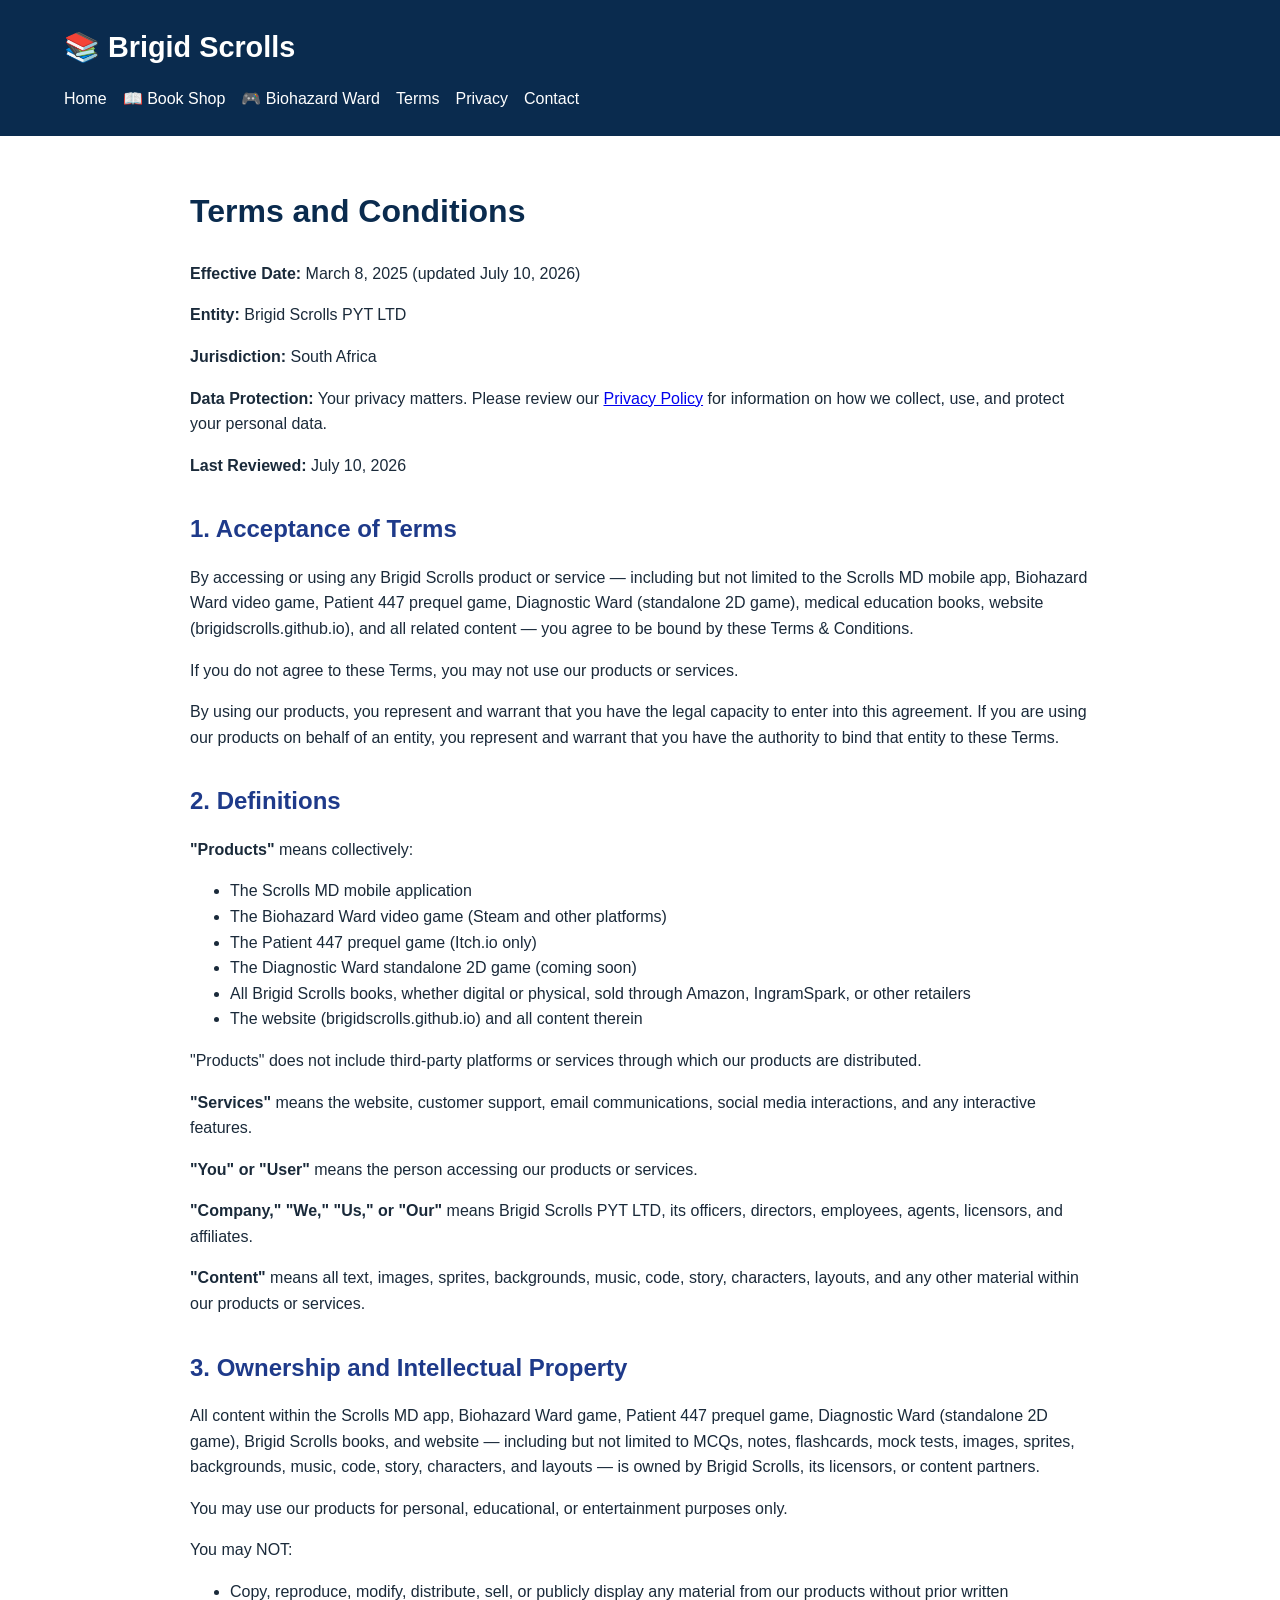
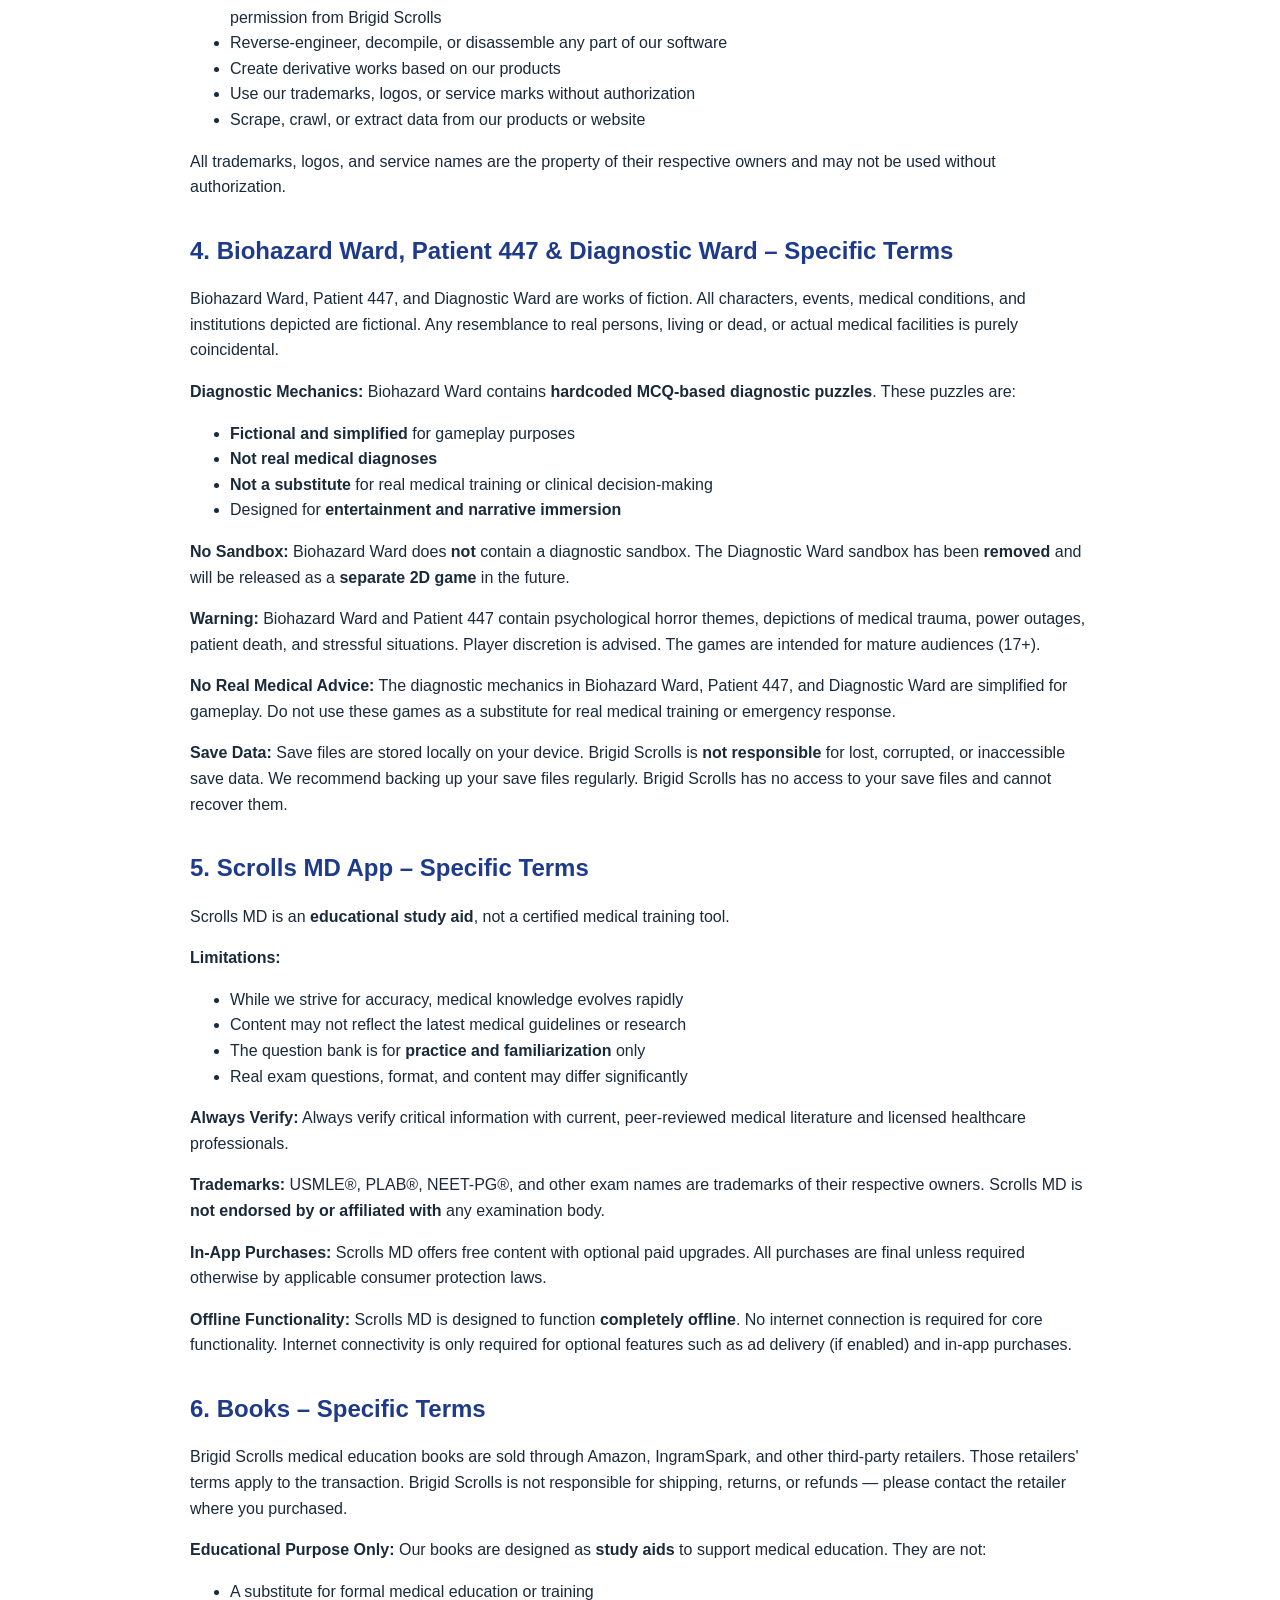
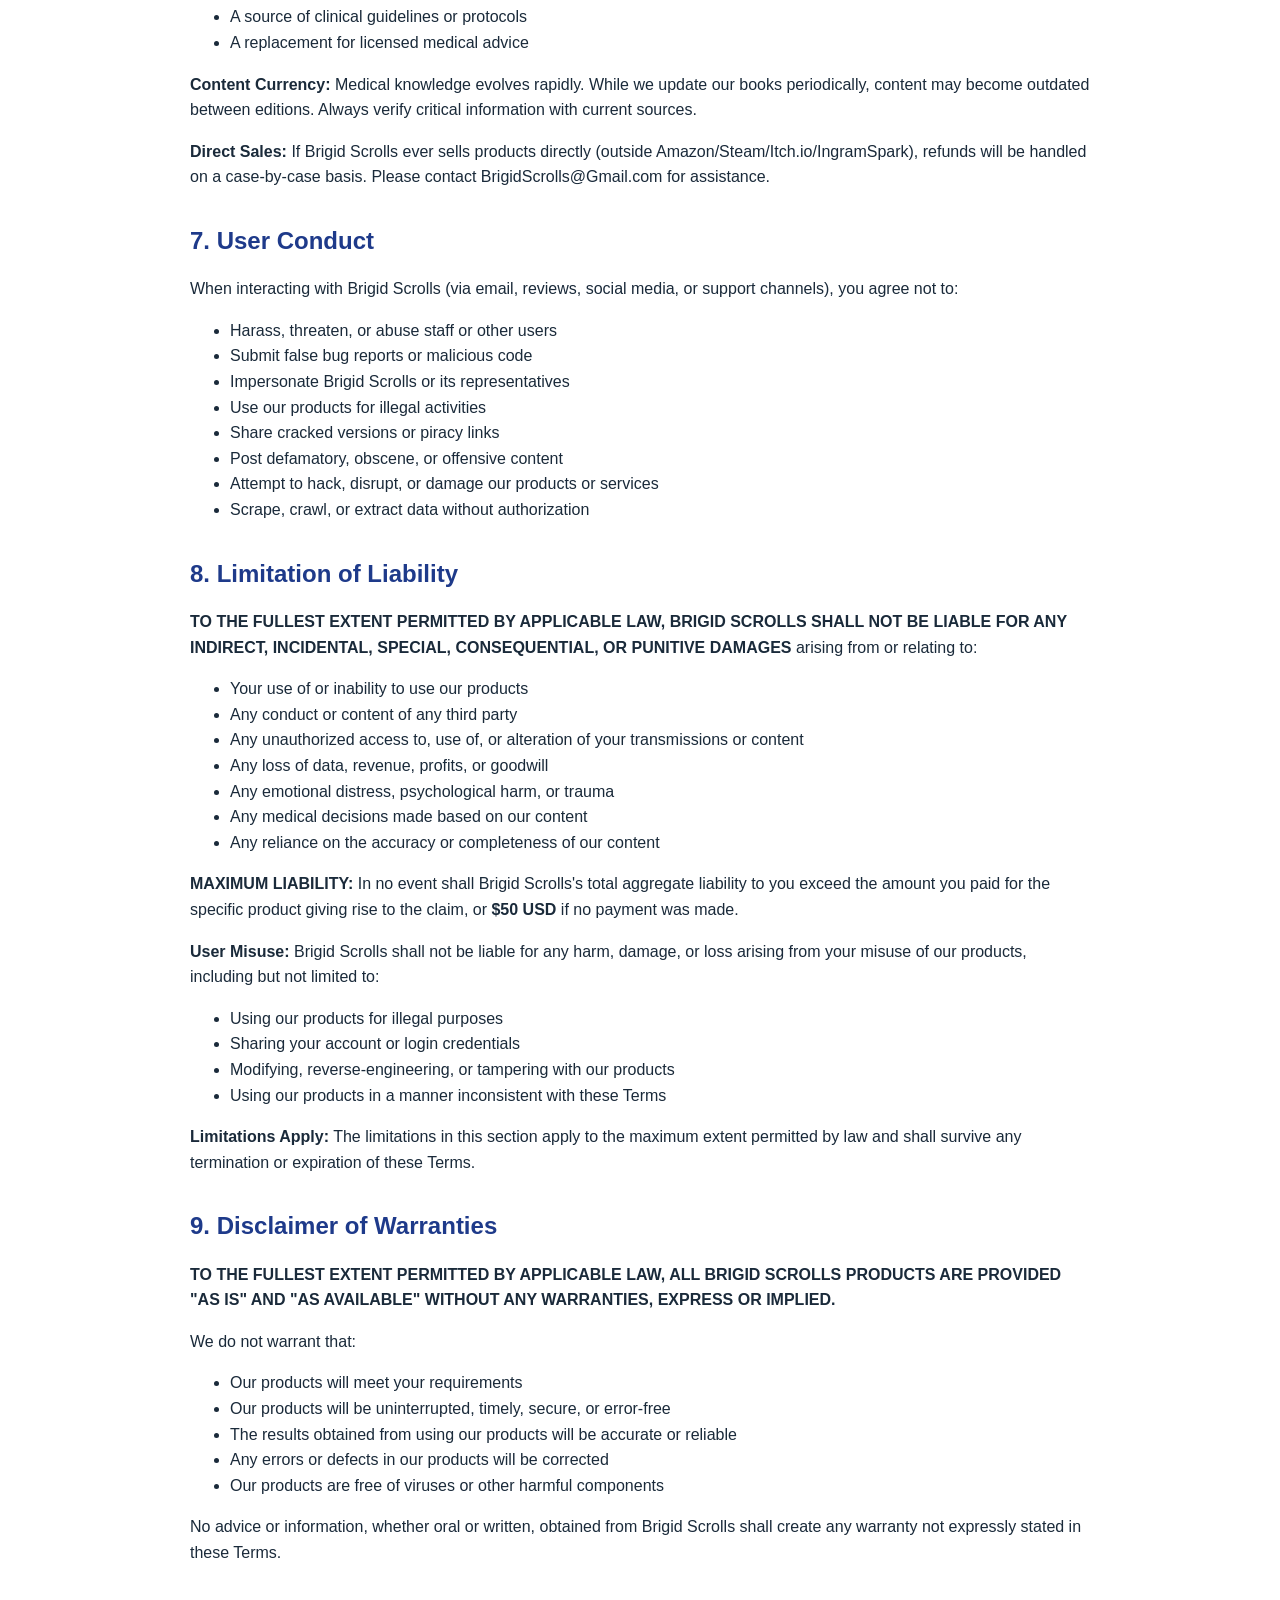
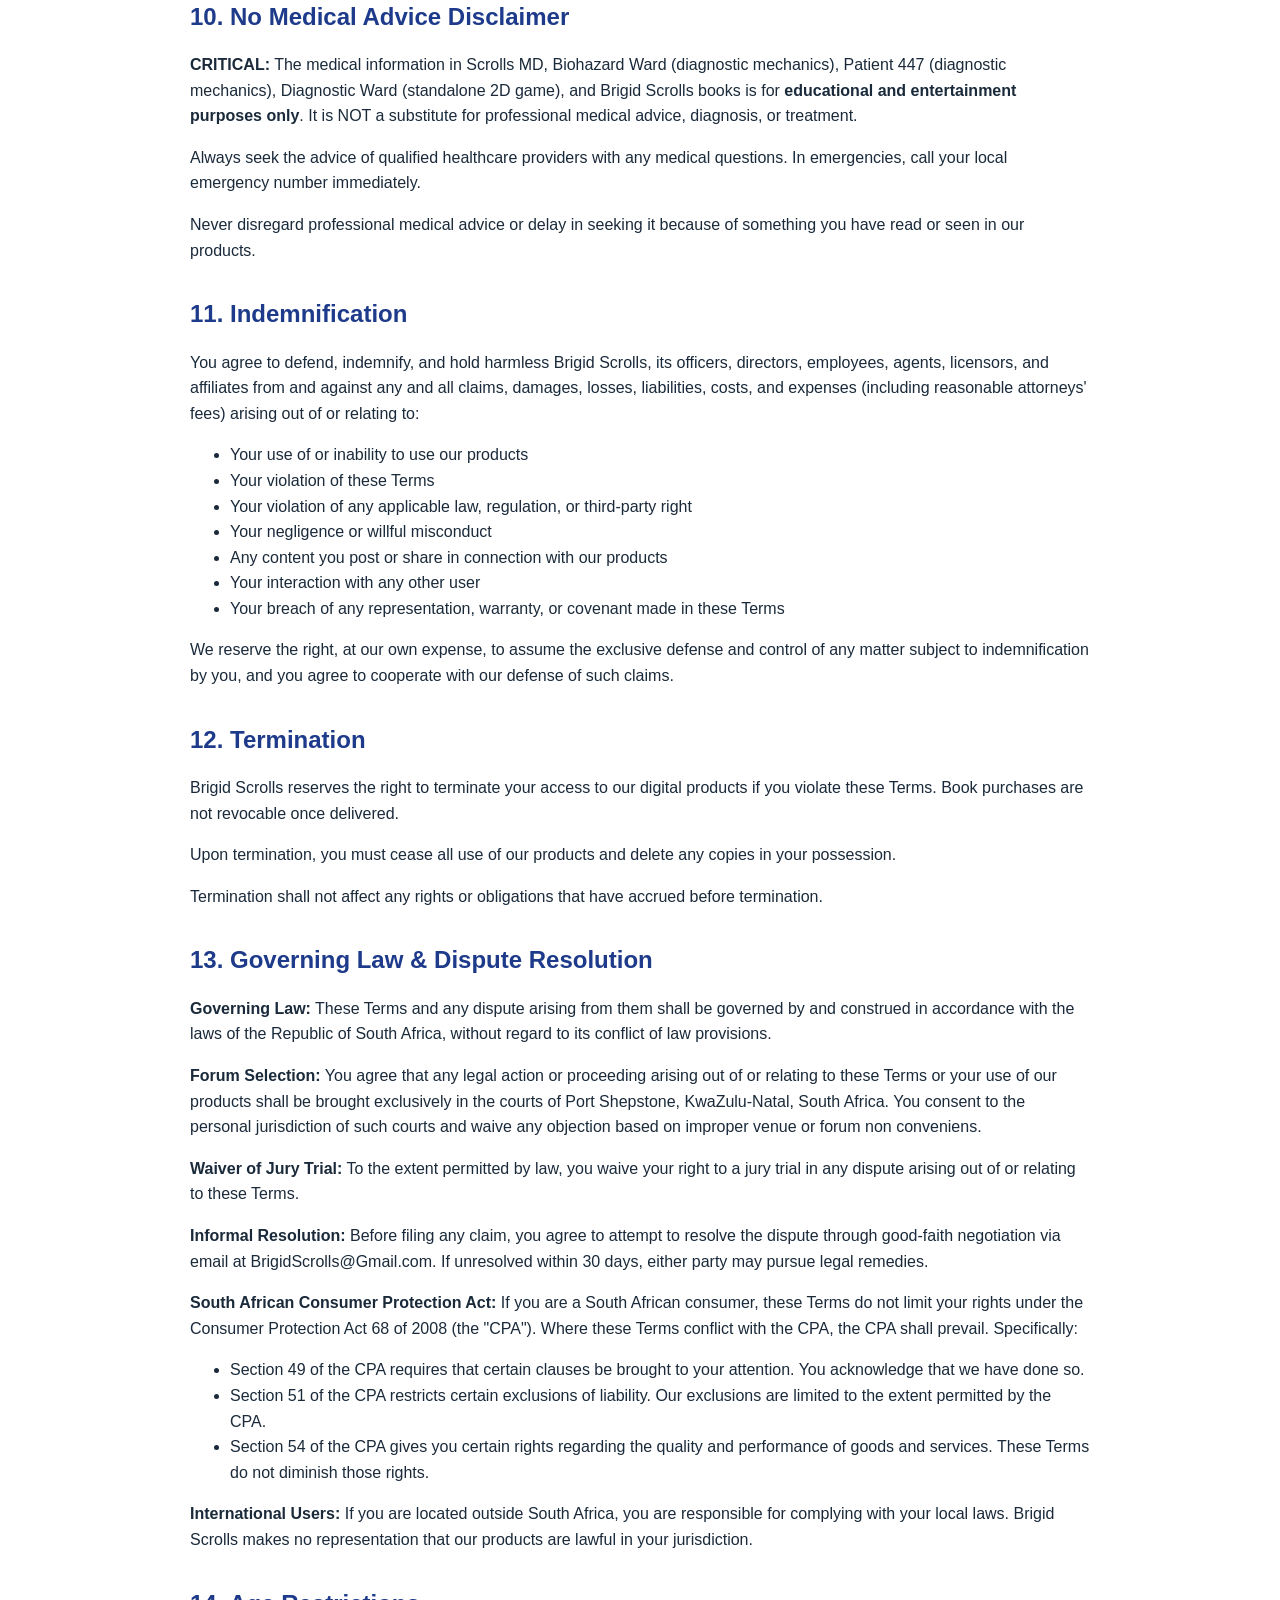
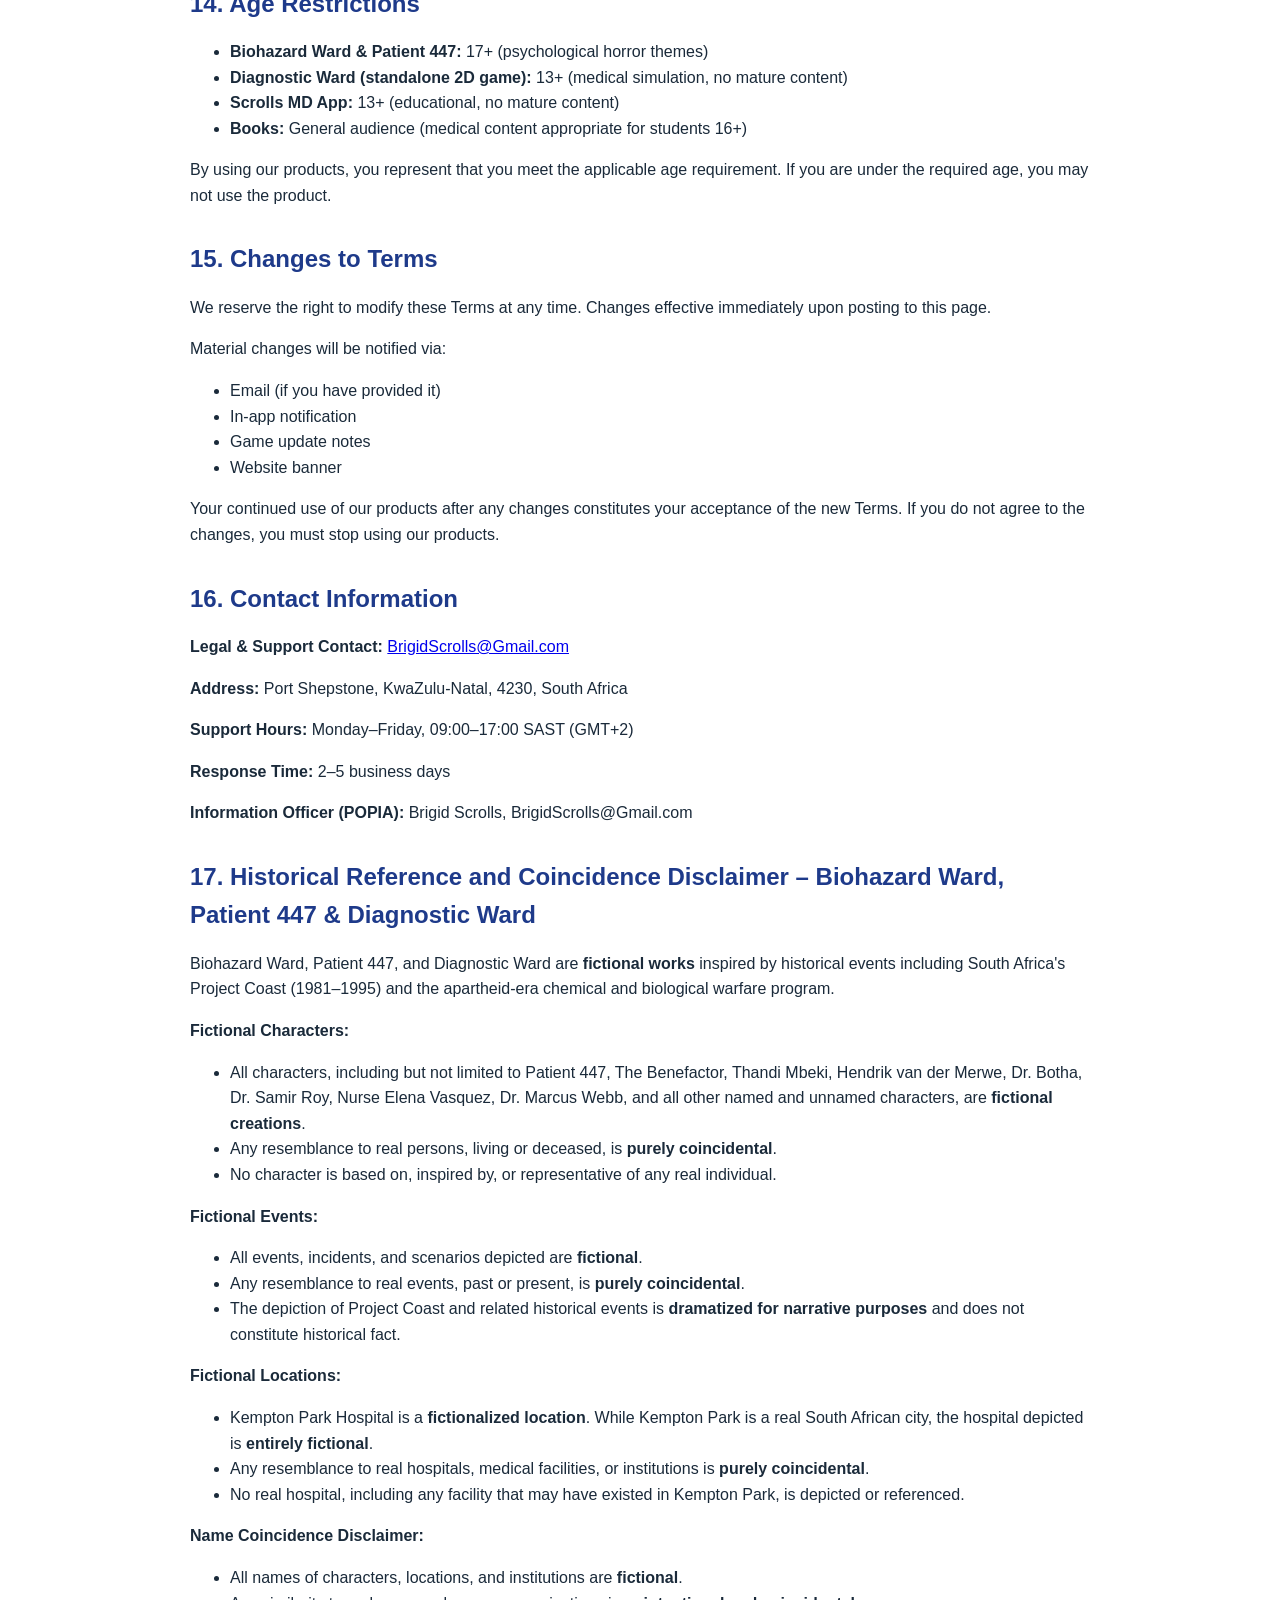
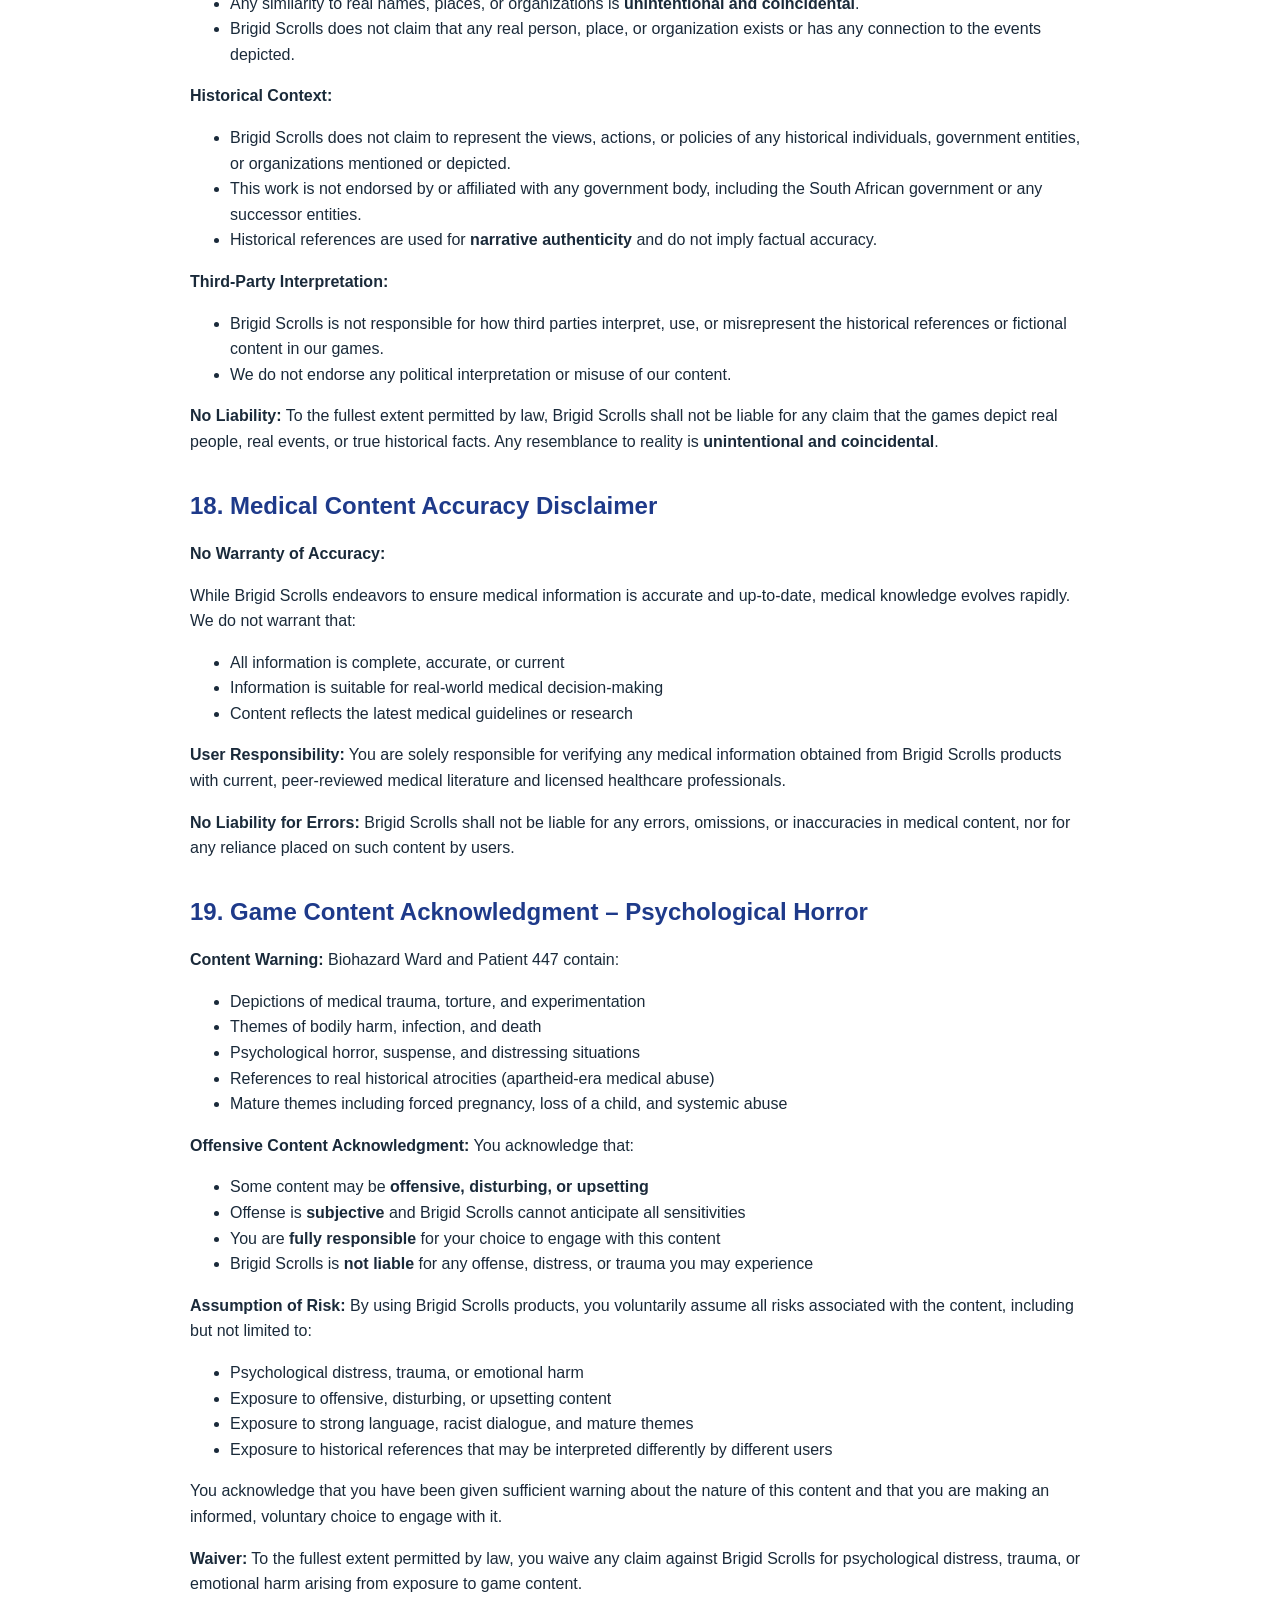
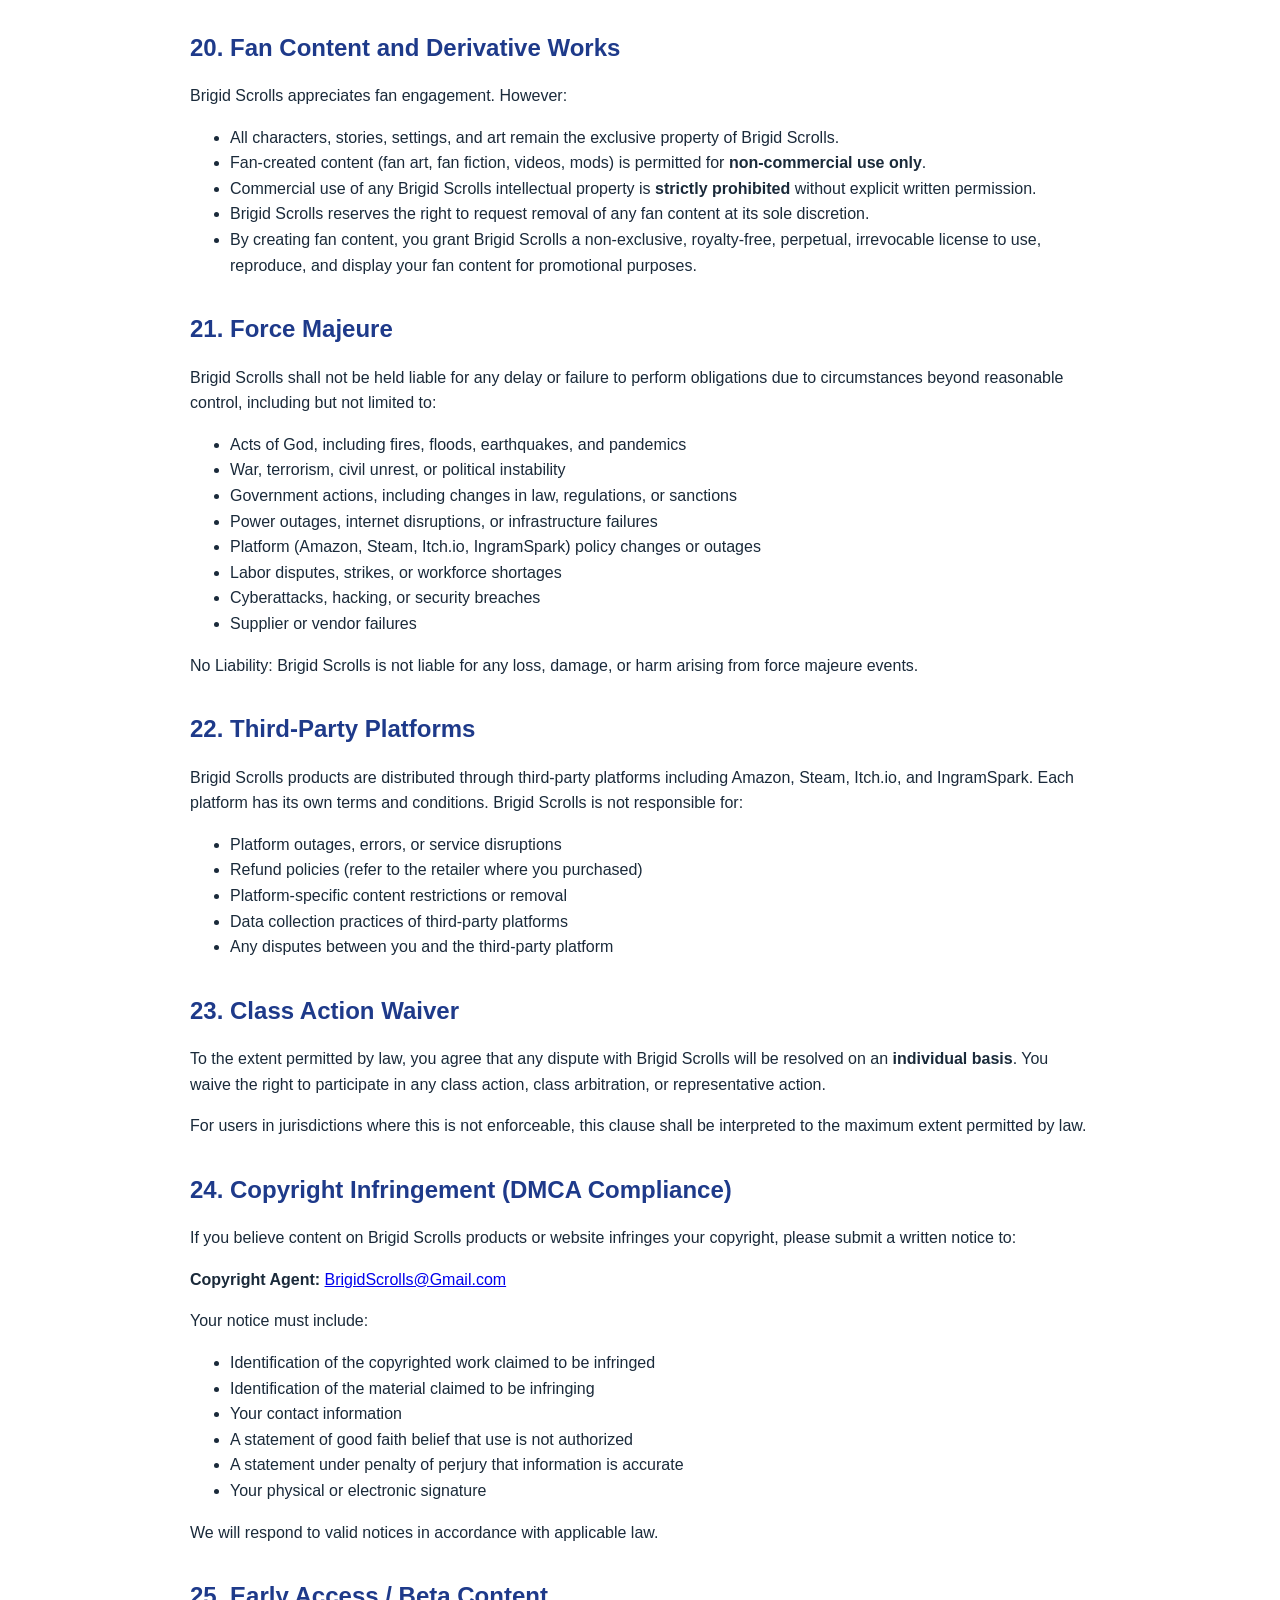
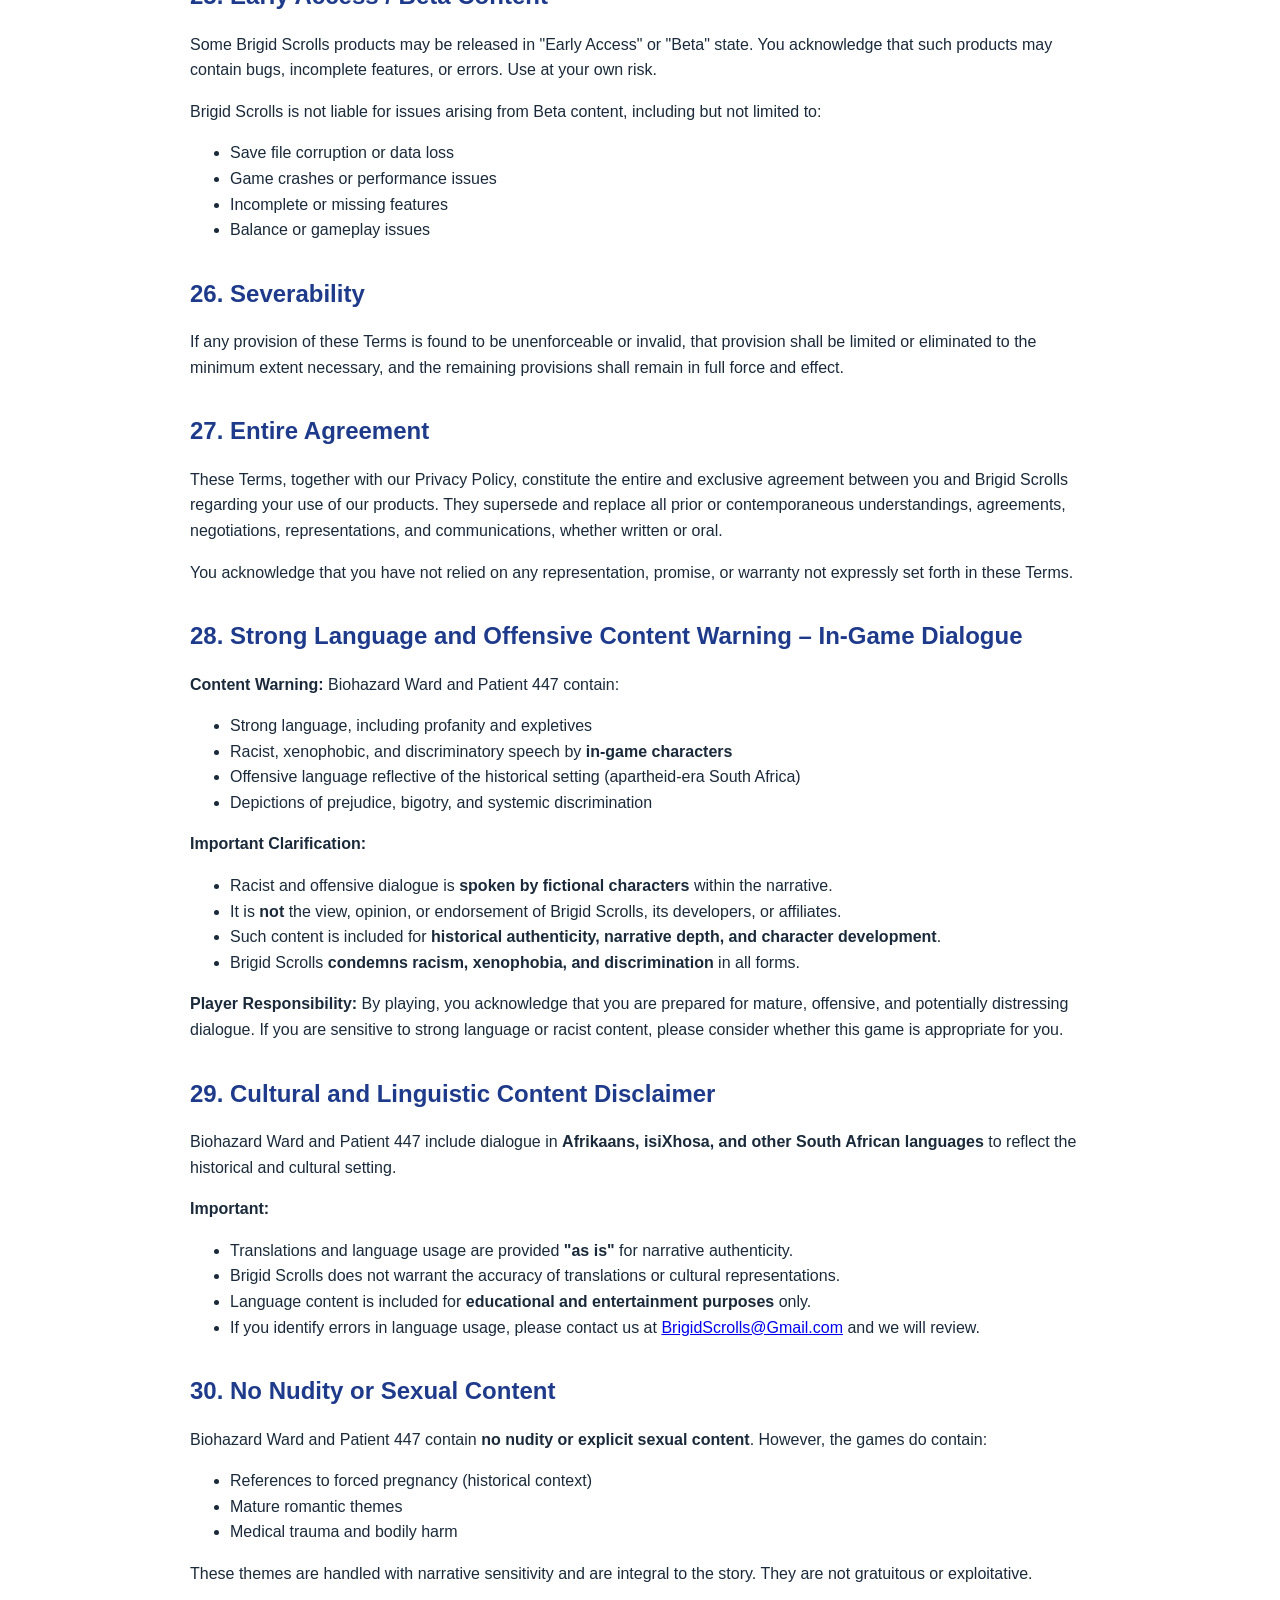
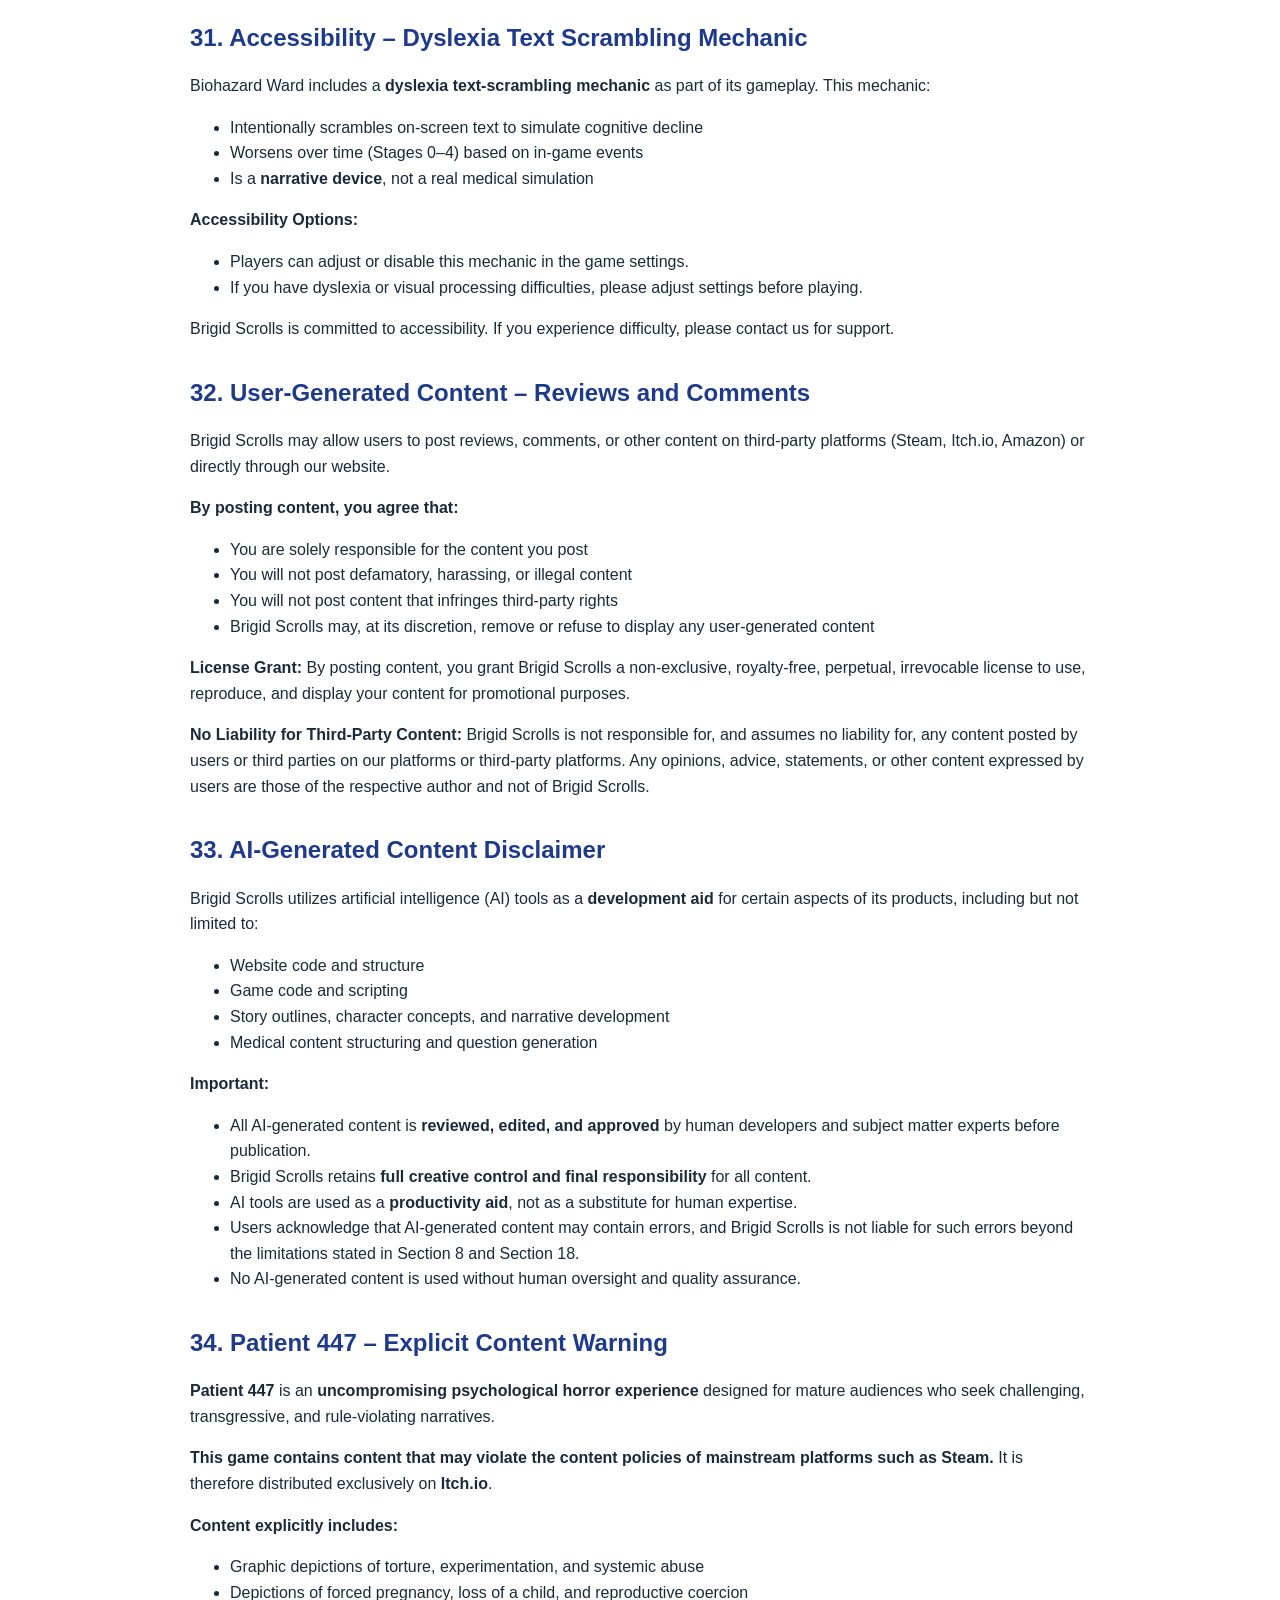
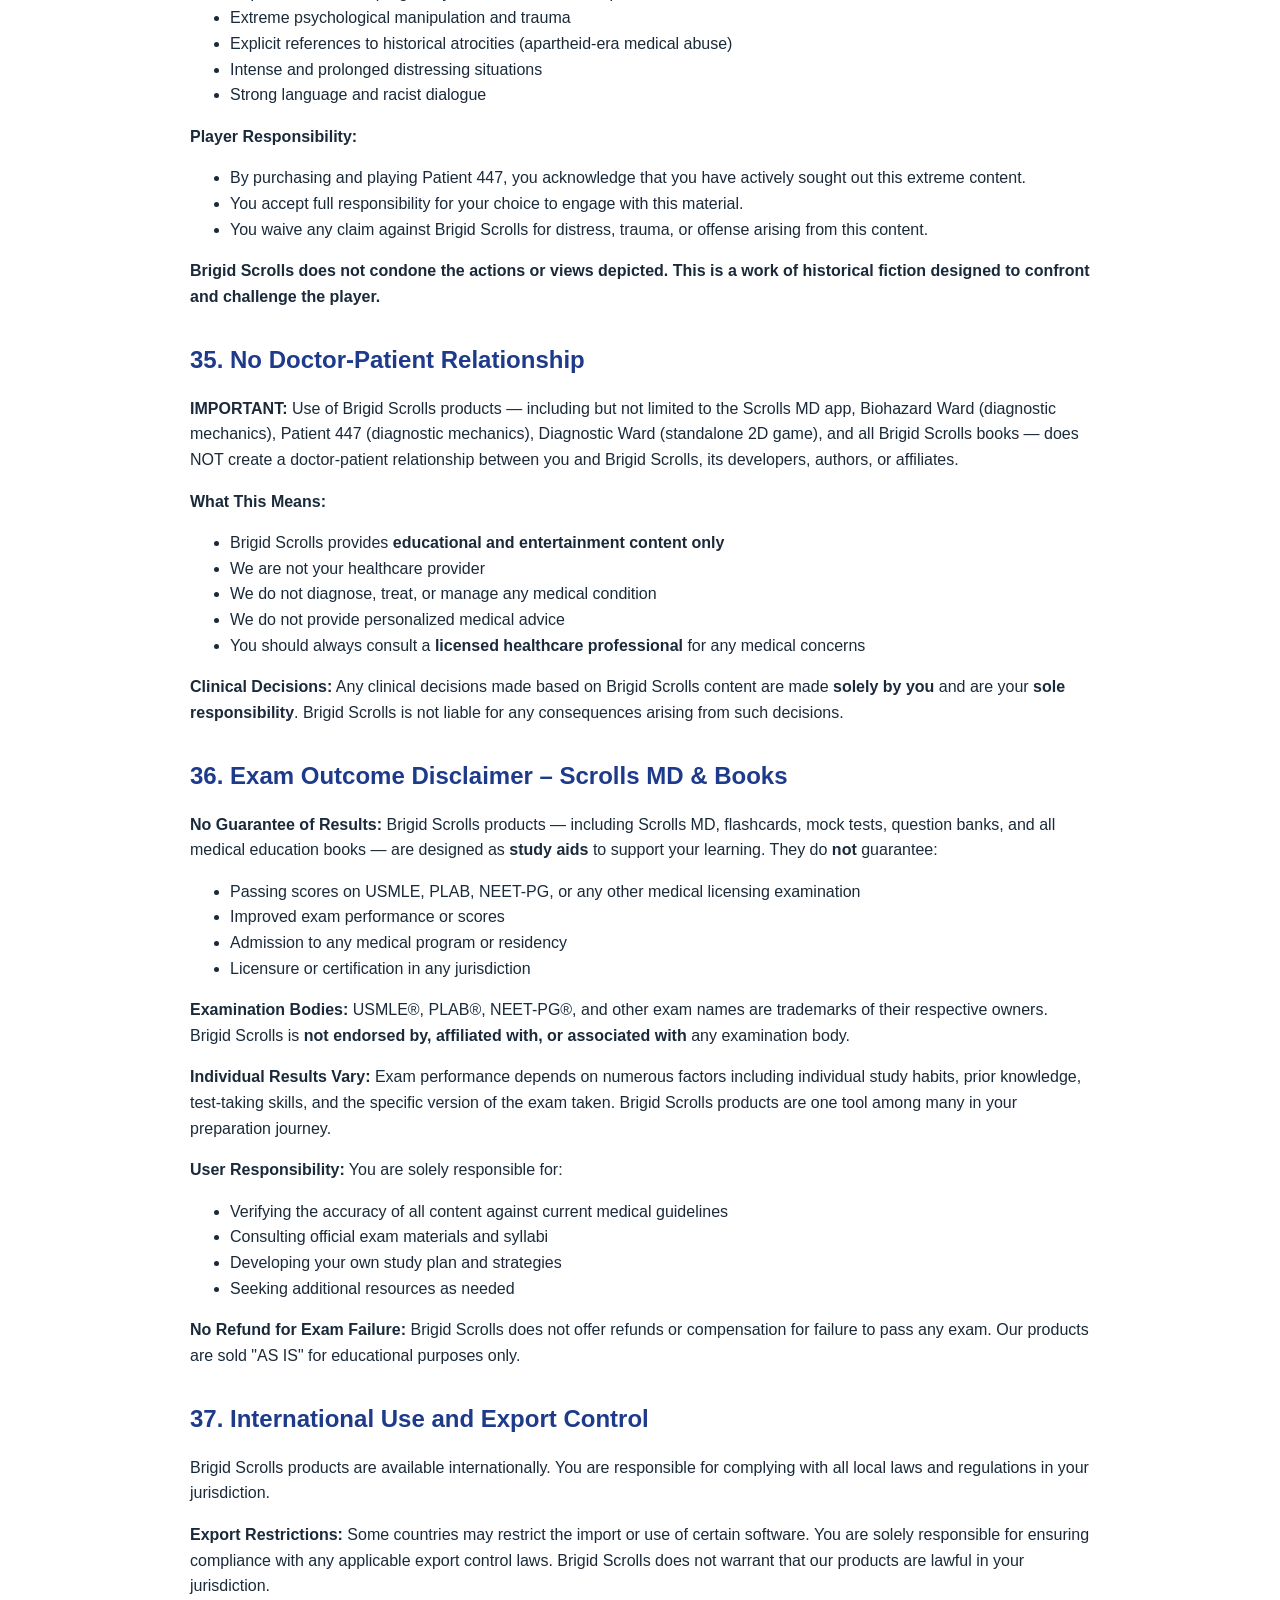
<file: terms-and-conditions/index.html>
<!DOCTYPE html>
<html lang="en">
<head>
    <meta charset="UTF-8">
    <meta name="viewport" content="width=device-width, initial-scale=1.0">
    <title>Terms & Conditions – Brigid Scrolls</title>
    <link rel="stylesheet" href="../style.css">
</head>
<body>
    <header>
        <div class="container">
            <div class="logo">📚 Brigid Scrolls</div>
            <nav>
                <a href="../index.html">Home</a>
                <a href="../book-shop/">📖 Book Shop</a>
                <a href="../game.html">🎮 Biohazard Ward</a>
                <a href="../terms-and-conditions/">Terms</a>
                <a href="../privacy-policy/">Privacy</a>
                <a href="../contact.html">Contact</a>
            </nav>
        </div>
    </header>

    <div class="legal-content">
        <h1>Terms and Conditions</h1>
        <p><strong>Effective Date:</strong> March 8, 2025 (updated July 10, 2026)</p>
        <p><strong>Entity:</strong> Brigid Scrolls PYT LTD</p>
        <p><strong>Jurisdiction:</strong> South Africa</p>
        <p><strong>Data Protection:</strong> Your privacy matters. Please review our <a href="../privacy-policy/">Privacy Policy</a> for information on how we collect, use, and protect your personal data.</p>
        <p><strong>Last Reviewed:</strong> July 10, 2026</p>

        <!-- ============================================================ -->
        <!-- SECTION 1: ACCEPTANCE OF TERMS                                 -->
        <!-- ============================================================ -->
        <h2>1. Acceptance of Terms</h2>
        <p>By accessing or using any Brigid Scrolls product or service — including but not limited to the Scrolls MD mobile app, Biohazard Ward video game, Patient 447 prequel game, Diagnostic Ward (standalone 2D game), medical education books, website (brigidscrolls.github.io), and all related content — you agree to be bound by these Terms &amp; Conditions.</p>
        <p>If you do not agree to these Terms, you may not use our products or services.</p>
        <p>By using our products, you represent and warrant that you have the legal capacity to enter into this agreement. If you are using our products on behalf of an entity, you represent and warrant that you have the authority to bind that entity to these Terms.</p>

        <!-- ============================================================ -->
        <!-- SECTION 2: DEFINITIONS                                        -->
        <!-- ============================================================ -->
        <h2>2. Definitions</h2>
        <p><strong>"Products"</strong> means collectively:</p>
        <ul>
            <li>The Scrolls MD mobile application</li>
            <li>The Biohazard Ward video game (Steam and other platforms)</li>
            <li>The Patient 447 prequel game (Itch.io only)</li>
            <li>The Diagnostic Ward standalone 2D game (coming soon)</li>
            <li>All Brigid Scrolls books, whether digital or physical, sold through Amazon, IngramSpark, or other retailers</li>
            <li>The website (brigidscrolls.github.io) and all content therein</li>
        </ul>
        <p>"Products" does not include third-party platforms or services through which our products are distributed.</p>

        <p><strong>"Services"</strong> means the website, customer support, email communications, social media interactions, and any interactive features.</p>

        <p><strong>"You" or "User"</strong> means the person accessing our products or services.</p>

        <p><strong>"Company," "We," "Us," or "Our"</strong> means Brigid Scrolls PYT LTD, its officers, directors, employees, agents, licensors, and affiliates.</p>

        <p><strong>"Content"</strong> means all text, images, sprites, backgrounds, music, code, story, characters, layouts, and any other material within our products or services.</p>

        <!-- ============================================================ -->
        <!-- SECTION 3: OWNERSHIP AND INTELLECTUAL PROPERTY                -->
        <!-- ============================================================ -->
        <h2>3. Ownership and Intellectual Property</h2>
        <p>All content within the Scrolls MD app, Biohazard Ward game, Patient 447 prequel game, Diagnostic Ward (standalone 2D game), Brigid Scrolls books, and website — including but not limited to MCQs, notes, flashcards, mock tests, images, sprites, backgrounds, music, code, story, characters, and layouts — is owned by Brigid Scrolls, its licensors, or content partners.</p>
        <p>You may use our products for personal, educational, or entertainment purposes only.</p>
        <p>You may NOT:</p>
        <ul>
            <li>Copy, reproduce, modify, distribute, sell, or publicly display any material from our products without prior written permission from Brigid Scrolls</li>
            <li>Reverse-engineer, decompile, or disassemble any part of our software</li>
            <li>Create derivative works based on our products</li>
            <li>Use our trademarks, logos, or service marks without authorization</li>
            <li>Scrape, crawl, or extract data from our products or website</li>
        </ul>
        <p>All trademarks, logos, and service names are the property of their respective owners and may not be used without authorization.</p>

        <!-- ============================================================ -->
        <!-- SECTION 4: GAME-SPECIFIC TERMS                                -->
        <!-- ============================================================ -->
        <h2>4. Biohazard Ward, Patient 447 &amp; Diagnostic Ward – Specific Terms</h2>
        <p>Biohazard Ward, Patient 447, and Diagnostic Ward are works of fiction. All characters, events, medical conditions, and institutions depicted are fictional. Any resemblance to real persons, living or dead, or actual medical facilities is purely coincidental.</p>

        <p><strong>Diagnostic Mechanics:</strong> Biohazard Ward contains <strong>hardcoded MCQ-based diagnostic puzzles</strong>. These puzzles are:</p>
        <ul>
            <li><strong>Fictional and simplified</strong> for gameplay purposes</li>
            <li><strong>Not real medical diagnoses</strong></li>
            <li><strong>Not a substitute</strong> for real medical training or clinical decision-making</li>
            <li>Designed for <strong>entertainment and narrative immersion</strong></li>
        </ul>

        <p><strong>No Sandbox:</strong> Biohazard Ward does <strong>not</strong> contain a diagnostic sandbox. The Diagnostic Ward sandbox has been <strong>removed</strong> and will be released as a <strong>separate 2D game</strong> in the future.</p>

        <p><strong>Warning:</strong> Biohazard Ward and Patient 447 contain psychological horror themes, depictions of medical trauma, power outages, patient death, and stressful situations. Player discretion is advised. The games are intended for mature audiences (17+).</p>

        <p><strong>No Real Medical Advice:</strong> The diagnostic mechanics in Biohazard Ward, Patient 447, and Diagnostic Ward are simplified for gameplay. Do not use these games as a substitute for real medical training or emergency response.</p>

        <p><strong>Save Data:</strong> Save files are stored locally on your device. Brigid Scrolls is <strong>not responsible</strong> for lost, corrupted, or inaccessible save data. We recommend backing up your save files regularly. Brigid Scrolls has no access to your save files and cannot recover them.</p>

        <!-- ============================================================ -->
        <!-- SECTION 5: SCROLLS MD APP                                     -->
        <!-- ============================================================ -->
        <h2>5. Scrolls MD App – Specific Terms</h2>
        <p>Scrolls MD is an <strong>educational study aid</strong>, not a certified medical training tool.</p>

        <p><strong>Limitations:</strong></p>
        <ul>
            <li>While we strive for accuracy, medical knowledge evolves rapidly</li>
            <li>Content may not reflect the latest medical guidelines or research</li>
            <li>The question bank is for <strong>practice and familiarization</strong> only</li>
            <li>Real exam questions, format, and content may differ significantly</li>
        </ul>

        <p><strong>Always Verify:</strong> Always verify critical information with current, peer-reviewed medical literature and licensed healthcare professionals.</p>

        <p><strong>Trademarks:</strong> USMLE®, PLAB®, NEET-PG®, and other exam names are trademarks of their respective owners. Scrolls MD is <strong>not endorsed by or affiliated with</strong> any examination body.</p>

        <p><strong>In-App Purchases:</strong> Scrolls MD offers free content with optional paid upgrades. All purchases are final unless required otherwise by applicable consumer protection laws.</p>

        <p><strong>Offline Functionality:</strong> Scrolls MD is designed to function <strong>completely offline</strong>. No internet connection is required for core functionality. Internet connectivity is only required for optional features such as ad delivery (if enabled) and in-app purchases.</p>

        <!-- ============================================================ -->
        <!-- SECTION 6: BOOKS                                              -->
        <!-- ============================================================ -->
        <h2>6. Books – Specific Terms</h2>
        <p>Brigid Scrolls medical education books are sold through Amazon, IngramSpark, and other third-party retailers. Those retailers' terms apply to the transaction. Brigid Scrolls is not responsible for shipping, returns, or refunds — please contact the retailer where you purchased.</p>

        <p><strong>Educational Purpose Only:</strong> Our books are designed as <strong>study aids</strong> to support medical education. They are not:</p>
        <ul>
            <li>A substitute for formal medical education or training</li>
            <li>A source of clinical guidelines or protocols</li>
            <li>A replacement for licensed medical advice</li>
        </ul>

        <p><strong>Content Currency:</strong> Medical knowledge evolves rapidly. While we update our books periodically, content may become outdated between editions. Always verify critical information with current sources.</p>

        <p><strong>Direct Sales:</strong> If Brigid Scrolls ever sells products directly (outside Amazon/Steam/Itch.io/IngramSpark), refunds will be handled on a case-by-case basis. Please contact BrigidScrolls@Gmail.com for assistance.</p>

        <!-- ============================================================ -->
        <!-- SECTION 7: USER CONDUCT                                       -->
        <!-- ============================================================ -->
        <h2>7. User Conduct</h2>
        <p>When interacting with Brigid Scrolls (via email, reviews, social media, or support channels), you agree not to:</p>
        <ul>
            <li>Harass, threaten, or abuse staff or other users</li>
            <li>Submit false bug reports or malicious code</li>
            <li>Impersonate Brigid Scrolls or its representatives</li>
            <li>Use our products for illegal activities</li>
            <li>Share cracked versions or piracy links</li>
            <li>Post defamatory, obscene, or offensive content</li>
            <li>Attempt to hack, disrupt, or damage our products or services</li>
            <li>Scrape, crawl, or extract data without authorization</li>
        </ul>

        <!-- ============================================================ -->
        <!-- SECTION 8: LIMITATION OF LIABILITY                            -->
        <!-- ============================================================ -->
        <h2>8. Limitation of Liability</h2>
        <p><strong>TO THE FULLEST EXTENT PERMITTED BY APPLICABLE LAW, BRIGID SCROLLS SHALL NOT BE LIABLE FOR ANY INDIRECT, INCIDENTAL, SPECIAL, CONSEQUENTIAL, OR PUNITIVE DAMAGES</strong> arising from or relating to:</p>
        <ul>
            <li>Your use of or inability to use our products</li>
            <li>Any conduct or content of any third party</li>
            <li>Any unauthorized access to, use of, or alteration of your transmissions or content</li>
            <li>Any loss of data, revenue, profits, or goodwill</li>
            <li>Any emotional distress, psychological harm, or trauma</li>
            <li>Any medical decisions made based on our content</li>
            <li>Any reliance on the accuracy or completeness of our content</li>
        </ul>

        <p><strong>MAXIMUM LIABILITY:</strong> In no event shall Brigid Scrolls's total aggregate liability to you exceed the amount you paid for the specific product giving rise to the claim, or <strong>$50 USD</strong> if no payment was made.</p>

        <p><strong>User Misuse:</strong> Brigid Scrolls shall not be liable for any harm, damage, or loss arising from your misuse of our products, including but not limited to:</p>
        <ul>
            <li>Using our products for illegal purposes</li>
            <li>Sharing your account or login credentials</li>
            <li>Modifying, reverse-engineering, or tampering with our products</li>
            <li>Using our products in a manner inconsistent with these Terms</li>
        </ul>

        <p><strong>Limitations Apply:</strong> The limitations in this section apply to the maximum extent permitted by law and shall survive any termination or expiration of these Terms.</p>

        <!-- ============================================================ -->
        <!-- SECTION 9: DISCLAIMER OF WARRANTIES                           -->
        <!-- ============================================================ -->
        <h2>9. Disclaimer of Warranties</h2>
        <p><strong>TO THE FULLEST EXTENT PERMITTED BY APPLICABLE LAW, ALL BRIGID SCROLLS PRODUCTS ARE PROVIDED "AS IS" AND "AS AVAILABLE" WITHOUT ANY WARRANTIES, EXPRESS OR IMPLIED.</strong></p>
        <p>We do not warrant that:</p>
        <ul>
            <li>Our products will meet your requirements</li>
            <li>Our products will be uninterrupted, timely, secure, or error-free</li>
            <li>The results obtained from using our products will be accurate or reliable</li>
            <li>Any errors or defects in our products will be corrected</li>
            <li>Our products are free of viruses or other harmful components</li>
        </ul>
        <p>No advice or information, whether oral or written, obtained from Brigid Scrolls shall create any warranty not expressly stated in these Terms.</p>

        <!-- ============================================================ -->
        <!-- SECTION 10: NO MEDICAL ADVICE                                 -->
        <!-- ============================================================ -->
        <h2>10. No Medical Advice Disclaimer</h2>
        <p><strong>CRITICAL:</strong> The medical information in Scrolls MD, Biohazard Ward (diagnostic mechanics), Patient 447 (diagnostic mechanics), Diagnostic Ward (standalone 2D game), and Brigid Scrolls books is for <strong>educational and entertainment purposes only</strong>. It is NOT a substitute for professional medical advice, diagnosis, or treatment.</p>
        <p>Always seek the advice of qualified healthcare providers with any medical questions. In emergencies, call your local emergency number immediately.</p>
        <p>Never disregard professional medical advice or delay in seeking it because of something you have read or seen in our products.</p>

        <!-- ============================================================ -->
        <!-- SECTION 11: INDEMNIFICATION                                   -->
        <!-- ============================================================ -->
        <h2>11. Indemnification</h2>
        <p>You agree to defend, indemnify, and hold harmless Brigid Scrolls, its officers, directors, employees, agents, licensors, and affiliates from and against any and all claims, damages, losses, liabilities, costs, and expenses (including reasonable attorneys' fees) arising out of or relating to:</p>
        <ul>
            <li>Your use of or inability to use our products</li>
            <li>Your violation of these Terms</li>
            <li>Your violation of any applicable law, regulation, or third-party right</li>
            <li>Your negligence or willful misconduct</li>
            <li>Any content you post or share in connection with our products</li>
            <li>Your interaction with any other user</li>
            <li>Your breach of any representation, warranty, or covenant made in these Terms</li>
        </ul>
        <p>We reserve the right, at our own expense, to assume the exclusive defense and control of any matter subject to indemnification by you, and you agree to cooperate with our defense of such claims.</p>

        <!-- ============================================================ -->
        <!-- SECTION 12: TERMINATION                                       -->
        <!-- ============================================================ -->
        <h2>12. Termination</h2>
        <p>Brigid Scrolls reserves the right to terminate your access to our digital products if you violate these Terms. Book purchases are not revocable once delivered.</p>
        <p>Upon termination, you must cease all use of our products and delete any copies in your possession.</p>
        <p>Termination shall not affect any rights or obligations that have accrued before termination.</p>

        <!-- ============================================================ -->
        <!-- SECTION 13: GOVERNING LAW & DISPUTE RESOLUTION                -->
        <!-- ============================================================ -->
        <h2>13. Governing Law &amp; Dispute Resolution</h2>
        <p><strong>Governing Law:</strong> These Terms and any dispute arising from them shall be governed by and construed in accordance with the laws of the Republic of South Africa, without regard to its conflict of law provisions.</p>

        <p><strong>Forum Selection:</strong> You agree that any legal action or proceeding arising out of or relating to these Terms or your use of our products shall be brought exclusively in the courts of Port Shepstone, KwaZulu-Natal, South Africa. You consent to the personal jurisdiction of such courts and waive any objection based on improper venue or forum non conveniens.</p>

        <p><strong>Waiver of Jury Trial:</strong> To the extent permitted by law, you waive your right to a jury trial in any dispute arising out of or relating to these Terms.</p>

        <p><strong>Informal Resolution:</strong> Before filing any claim, you agree to attempt to resolve the dispute through good-faith negotiation via email at BrigidScrolls@Gmail.com. If unresolved within 30 days, either party may pursue legal remedies.</p>

        <p><strong>South African Consumer Protection Act:</strong> If you are a South African consumer, these Terms do not limit your rights under the Consumer Protection Act 68 of 2008 (the "CPA"). Where these Terms conflict with the CPA, the CPA shall prevail. Specifically:</p>
        <ul>
            <li>Section 49 of the CPA requires that certain clauses be brought to your attention. You acknowledge that we have done so.</li>
            <li>Section 51 of the CPA restricts certain exclusions of liability. Our exclusions are limited to the extent permitted by the CPA.</li>
            <li>Section 54 of the CPA gives you certain rights regarding the quality and performance of goods and services. These Terms do not diminish those rights.</li>
        </ul>

        <p><strong>International Users:</strong> If you are located outside South Africa, you are responsible for complying with your local laws. Brigid Scrolls makes no representation that our products are lawful in your jurisdiction.</p>

        <!-- ============================================================ -->
        <!-- SECTION 14: AGE RESTRICTIONS                                  -->
        <!-- ============================================================ -->
        <h2>14. Age Restrictions</h2>
        <ul>
            <li><strong>Biohazard Ward &amp; Patient 447:</strong> 17+ (psychological horror themes)</li>
            <li><strong>Diagnostic Ward (standalone 2D game):</strong> 13+ (medical simulation, no mature content)</li>
            <li><strong>Scrolls MD App:</strong> 13+ (educational, no mature content)</li>
            <li><strong>Books:</strong> General audience (medical content appropriate for students 16+)</li>
        </ul>
        <p>By using our products, you represent that you meet the applicable age requirement. If you are under the required age, you may not use the product.</p>

        <!-- ============================================================ -->
        <!-- SECTION 15: CHANGES TO TERMS                                  -->
        <!-- ============================================================ -->
        <h2>15. Changes to Terms</h2>
        <p>We reserve the right to modify these Terms at any time. Changes effective immediately upon posting to this page.</p>
        <p>Material changes will be notified via:</p>
        <ul>
            <li>Email (if you have provided it)</li>
            <li>In-app notification</li>
            <li>Game update notes</li>
            <li>Website banner</li>
        </ul>
        <p>Your continued use of our products after any changes constitutes your acceptance of the new Terms. If you do not agree to the changes, you must stop using our products.</p>

        <!-- ============================================================ -->
        <!-- SECTION 16: CONTACT INFORMATION                               -->
        <!-- ============================================================ -->
        <h2>16. Contact Information</h2>
        <p><strong>Legal &amp; Support Contact:</strong> <a href="mailto:BrigidScrolls@Gmail.com">BrigidScrolls@Gmail.com</a></p>
        <p><strong>Address:</strong> Port Shepstone, KwaZulu-Natal, 4230, South Africa</p>
        <p><strong>Support Hours:</strong> Monday–Friday, 09:00–17:00 SAST (GMT+2)</p>
        <p><strong>Response Time:</strong> 2–5 business days</p>
        <p><strong>Information Officer (POPIA):</strong> Brigid Scrolls, BrigidScrolls@Gmail.com</p>

        <!-- ============================================================ -->
        <!-- SECTION 17: HISTORICAL REFERENCE & COINCIDENCE DISCLAIMER    -->
        <!-- ============================================================ -->
        <h2>17. Historical Reference and Coincidence Disclaimer – Biohazard Ward, Patient 447 &amp; Diagnostic Ward</h2>
        <p>Biohazard Ward, Patient 447, and Diagnostic Ward are <strong>fictional works</strong> inspired by historical events including South Africa's Project Coast (1981–1995) and the apartheid-era chemical and biological warfare program.</p>

        <p><strong>Fictional Characters:</strong></p>
        <ul>
            <li>All characters, including but not limited to Patient 447, The Benefactor, Thandi Mbeki, Hendrik van der Merwe, Dr. Botha, Dr. Samir Roy, Nurse Elena Vasquez, Dr. Marcus Webb, and all other named and unnamed characters, are <strong>fictional creations</strong>.</li>
            <li>Any resemblance to real persons, living or deceased, is <strong>purely coincidental</strong>.</li>
            <li>No character is based on, inspired by, or representative of any real individual.</li>
        </ul>

        <p><strong>Fictional Events:</strong></p>
        <ul>
            <li>All events, incidents, and scenarios depicted are <strong>fictional</strong>.</li>
            <li>Any resemblance to real events, past or present, is <strong>purely coincidental</strong>.</li>
            <li>The depiction of Project Coast and related historical events is <strong>dramatized for narrative purposes</strong> and does not constitute historical fact.</li>
        </ul>

        <p><strong>Fictional Locations:</strong></p>
        <ul>
            <li>Kempton Park Hospital is a <strong>fictionalized location</strong>. While Kempton Park is a real South African city, the hospital depicted is <strong>entirely fictional</strong>.</li>
            <li>Any resemblance to real hospitals, medical facilities, or institutions is <strong>purely coincidental</strong>.</li>
            <li>No real hospital, including any facility that may have existed in Kempton Park, is depicted or referenced.</li>
        </ul>

        <p><strong>Name Coincidence Disclaimer:</strong></p>
        <ul>
            <li>All names of characters, locations, and institutions are <strong>fictional</strong>.</li>
            <li>Any similarity to real names, places, or organizations is <strong>unintentional and coincidental</strong>.</li>
            <li>Brigid Scrolls does not claim that any real person, place, or organization exists or has any connection to the events depicted.</li>
        </ul>

        <p><strong>Historical Context:</strong></p>
        <ul>
            <li>Brigid Scrolls does not claim to represent the views, actions, or policies of any historical individuals, government entities, or organizations mentioned or depicted.</li>
            <li>This work is not endorsed by or affiliated with any government body, including the South African government or any successor entities.</li>
            <li>Historical references are used for <strong>narrative authenticity</strong> and do not imply factual accuracy.</li>
        </ul>

        <p><strong>Third-Party Interpretation:</strong></p>
        <ul>
            <li>Brigid Scrolls is not responsible for how third parties interpret, use, or misrepresent the historical references or fictional content in our games.</li>
            <li>We do not endorse any political interpretation or misuse of our content.</li>
        </ul>

        <p><strong>No Liability:</strong> To the fullest extent permitted by law, Brigid Scrolls shall not be liable for any claim that the games depict real people, real events, or true historical facts. Any resemblance to reality is <strong>unintentional and coincidental</strong>.</p>

        <!-- ============================================================ -->
        <!-- SECTION 18: MEDICAL CONTENT ACCURACY                          -->
        <!-- ============================================================ -->
        <h2>18. Medical Content Accuracy Disclaimer</h2>
        <p><strong>No Warranty of Accuracy:</strong></p>
        <p>While Brigid Scrolls endeavors to ensure medical information is accurate and up-to-date, medical knowledge evolves rapidly. We do not warrant that:</p>
        <ul>
            <li>All information is complete, accurate, or current</li>
            <li>Information is suitable for real-world medical decision-making</li>
            <li>Content reflects the latest medical guidelines or research</li>
        </ul>
        <p><strong>User Responsibility:</strong> You are solely responsible for verifying any medical information obtained from Brigid Scrolls products with current, peer-reviewed medical literature and licensed healthcare professionals.</p>
        <p><strong>No Liability for Errors:</strong> Brigid Scrolls shall not be liable for any errors, omissions, or inaccuracies in medical content, nor for any reliance placed on such content by users.</p>

        <!-- ============================================================ -->
        <!-- SECTION 19: PSYCHOLOGICAL HORROR WAIVER                       -->
        <!-- ============================================================ -->
        <h2>19. Game Content Acknowledgment – Psychological Horror</h2>
        <p><strong>Content Warning:</strong> Biohazard Ward and Patient 447 contain:</p>
        <ul>
            <li>Depictions of medical trauma, torture, and experimentation</li>
            <li>Themes of bodily harm, infection, and death</li>
            <li>Psychological horror, suspense, and distressing situations</li>
            <li>References to real historical atrocities (apartheid-era medical abuse)</li>
            <li>Mature themes including forced pregnancy, loss of a child, and systemic abuse</li>
        </ul>

        <p><strong>Offensive Content Acknowledgment:</strong> You acknowledge that:</p>
        <ul>
            <li>Some content may be <strong>offensive, disturbing, or upsetting</strong></li>
            <li>Offense is <strong>subjective</strong> and Brigid Scrolls cannot anticipate all sensitivities</li>
            <li>You are <strong>fully responsible</strong> for your choice to engage with this content</li>
            <li>Brigid Scrolls is <strong>not liable</strong> for any offense, distress, or trauma you may experience</li>
        </ul>

        <p><strong>Assumption of Risk:</strong> By using Brigid Scrolls products, you voluntarily assume all risks associated with the content, including but not limited to:</p>
        <ul>
            <li>Psychological distress, trauma, or emotional harm</li>
            <li>Exposure to offensive, disturbing, or upsetting content</li>
            <li>Exposure to strong language, racist dialogue, and mature themes</li>
            <li>Exposure to historical references that may be interpreted differently by different users</li>
        </ul>
        <p>You acknowledge that you have been given sufficient warning about the nature of this content and that you are making an informed, voluntary choice to engage with it.</p>

        <p><strong>Waiver:</strong> To the fullest extent permitted by law, you waive any claim against Brigid Scrolls for psychological distress, trauma, or emotional harm arising from exposure to game content.</p>

        <!-- ============================================================ -->
        <!-- SECTION 20: FAN CONTENT                                       -->
        <!-- ============================================================ -->
        <h2>20. Fan Content and Derivative Works</h2>
        <p>Brigid Scrolls appreciates fan engagement. However:</p>
        <ul>
            <li>All characters, stories, settings, and art remain the exclusive property of Brigid Scrolls.</li>
            <li>Fan-created content (fan art, fan fiction, videos, mods) is permitted for <strong>non-commercial use only</strong>.</li>
            <li>Commercial use of any Brigid Scrolls intellectual property is <strong>strictly prohibited</strong> without explicit written permission.</li>
            <li>Brigid Scrolls reserves the right to request removal of any fan content at its sole discretion.</li>
            <li>By creating fan content, you grant Brigid Scrolls a non-exclusive, royalty-free, perpetual, irrevocable license to use, reproduce, and display your fan content for promotional purposes.</li>
        </ul>

        <!-- ============================================================ -->
        <!-- SECTION 21: FORCE MAJEURE                                     -->
        <!-- ============================================================ -->
        <h2>21. Force Majeure</h2>
        <p>Brigid Scrolls shall not be held liable for any delay or failure to perform obligations due to circumstances beyond reasonable control, including but not limited to:</p>
        <ul>
            <li>Acts of God, including fires, floods, earthquakes, and pandemics</li>
            <li>War, terrorism, civil unrest, or political instability</li>
            <li>Government actions, including changes in law, regulations, or sanctions</li>
            <li>Power outages, internet disruptions, or infrastructure failures</li>
            <li>Platform (Amazon, Steam, Itch.io, IngramSpark) policy changes or outages</li>
            <li>Labor disputes, strikes, or workforce shortages</li>
            <li>Cyberattacks, hacking, or security breaches</li>
            <li>Supplier or vendor failures</li>
        </ul>
        <p>No Liability: Brigid Scrolls is not liable for any loss, damage, or harm arising from force majeure events.</p>

        <!-- ============================================================ -->
        <!-- SECTION 22: THIRD-PARTY PLATFORMS                             -->
        <!-- ============================================================ -->
        <h2>22. Third-Party Platforms</h2>
        <p>Brigid Scrolls products are distributed through third-party platforms including Amazon, Steam, Itch.io, and IngramSpark. Each platform has its own terms and conditions. Brigid Scrolls is not responsible for:</p>
        <ul>
            <li>Platform outages, errors, or service disruptions</li>
            <li>Refund policies (refer to the retailer where you purchased)</li>
            <li>Platform-specific content restrictions or removal</li>
            <li>Data collection practices of third-party platforms</li>
            <li>Any disputes between you and the third-party platform</li>
        </ul>

        <!-- ============================================================ -->
        <!-- SECTION 23: CLASS ACTION WAIVER                               -->
        <!-- ============================================================ -->
        <h2>23. Class Action Waiver</h2>
        <p>To the extent permitted by law, you agree that any dispute with Brigid Scrolls will be resolved on an <strong>individual basis</strong>. You waive the right to participate in any class action, class arbitration, or representative action.</p>
        <p>For users in jurisdictions where this is not enforceable, this clause shall be interpreted to the maximum extent permitted by law.</p>

        <!-- ============================================================ -->
        <!-- SECTION 24: COPYRIGHT INFRINGEMENT (DMCA)                     -->
        <!-- ============================================================ -->
        <h2>24. Copyright Infringement (DMCA Compliance)</h2>
        <p>If you believe content on Brigid Scrolls products or website infringes your copyright, please submit a written notice to:</p>
        <p><strong>Copyright Agent:</strong> <a href="mailto:BrigidScrolls@Gmail.com">BrigidScrolls@Gmail.com</a></p>
        <p>Your notice must include:</p>
        <ul>
            <li>Identification of the copyrighted work claimed to be infringed</li>
            <li>Identification of the material claimed to be infringing</li>
            <li>Your contact information</li>
            <li>A statement of good faith belief that use is not authorized</li>
            <li>A statement under penalty of perjury that information is accurate</li>
            <li>Your physical or electronic signature</li>
        </ul>
        <p>We will respond to valid notices in accordance with applicable law.</p>

        <!-- ============================================================ -->
        <!-- SECTION 25: EARLY ACCESS / BETA                               -->
        <!-- ============================================================ -->
        <h2>25. Early Access / Beta Content</h2>
        <p>Some Brigid Scrolls products may be released in "Early Access" or "Beta" state. You acknowledge that such products may contain bugs, incomplete features, or errors. Use at your own risk.</p>
        <p>Brigid Scrolls is not liable for issues arising from Beta content, including but not limited to:</p>
        <ul>
            <li>Save file corruption or data loss</li>
            <li>Game crashes or performance issues</li>
            <li>Incomplete or missing features</li>
            <li>Balance or gameplay issues</li>
        </ul>

        <!-- ============================================================ -->
        <!-- SECTION 26: SEVERABILITY                                      -->
        <!-- ============================================================ -->
        <h2>26. Severability</h2>
        <p>If any provision of these Terms is found to be unenforceable or invalid, that provision shall be limited or eliminated to the minimum extent necessary, and the remaining provisions shall remain in full force and effect.</p>

        <!-- ============================================================ -->
        <!-- SECTION 27: ENTIRE AGREEMENT                                  -->
        <!-- ============================================================ -->
        <h2>27. Entire Agreement</h2>
        <p>These Terms, together with our Privacy Policy, constitute the entire and exclusive agreement between you and Brigid Scrolls regarding your use of our products. They supersede and replace all prior or contemporaneous understandings, agreements, negotiations, representations, and communications, whether written or oral.</p>
        <p>You acknowledge that you have not relied on any representation, promise, or warranty not expressly set forth in these Terms.</p>

        <!-- ============================================================ -->
        <!-- SECTION 28: STRONG LANGUAGE & OFFENSIVE CONTENT               -->
        <!-- ============================================================ -->
        <h2>28. Strong Language and Offensive Content Warning – In-Game Dialogue</h2>
        <p><strong>Content Warning:</strong> Biohazard Ward and Patient 447 contain:</p>
        <ul>
            <li>Strong language, including profanity and expletives</li>
            <li>Racist, xenophobic, and discriminatory speech by <strong>in-game characters</strong></li>
            <li>Offensive language reflective of the historical setting (apartheid-era South Africa)</li>
            <li>Depictions of prejudice, bigotry, and systemic discrimination</li>
        </ul>
        <p><strong>Important Clarification:</strong></p>
        <ul>
            <li>Racist and offensive dialogue is <strong>spoken by fictional characters</strong> within the narrative.</li>
            <li>It is <strong>not</strong> the view, opinion, or endorsement of Brigid Scrolls, its developers, or affiliates.</li>
            <li>Such content is included for <strong>historical authenticity, narrative depth, and character development</strong>.</li>
            <li>Brigid Scrolls <strong>condemns racism, xenophobia, and discrimination</strong> in all forms.</li>
        </ul>
        <p><strong>Player Responsibility:</strong> By playing, you acknowledge that you are prepared for mature, offensive, and potentially distressing dialogue. If you are sensitive to strong language or racist content, please consider whether this game is appropriate for you.</p>

        <!-- ============================================================ -->
        <!-- SECTION 29: CULTURAL & LINGUISTIC CONTENT                     -->
        <!-- ============================================================ -->
        <h2>29. Cultural and Linguistic Content Disclaimer</h2>
        <p>Biohazard Ward and Patient 447 include dialogue in <strong>Afrikaans, isiXhosa, and other South African languages</strong> to reflect the historical and cultural setting.</p>
        <p><strong>Important:</strong></p>
        <ul>
            <li>Translations and language usage are provided <strong>"as is"</strong> for narrative authenticity.</li>
            <li>Brigid Scrolls does not warrant the accuracy of translations or cultural representations.</li>
            <li>Language content is included for <strong>educational and entertainment purposes</strong> only.</li>
            <li>If you identify errors in language usage, please contact us at <a href="mailto:BrigidScrolls@Gmail.com">BrigidScrolls@Gmail.com</a> and we will review.</li>
        </ul>

        <!-- ============================================================ -->
        <!-- SECTION 30: NO NUDITY                                         -->
        <!-- ============================================================ -->
        <h2>30. No Nudity or Sexual Content</h2>
        <p>Biohazard Ward and Patient 447 contain <strong>no nudity or explicit sexual content</strong>. However, the games do contain:</p>
        <ul>
            <li>References to forced pregnancy (historical context)</li>
            <li>Mature romantic themes</li>
            <li>Medical trauma and bodily harm</li>
        </ul>
        <p>These themes are handled with narrative sensitivity and are integral to the story. They are not gratuitous or exploitative.</p>

        <!-- ============================================================ -->
        <!-- SECTION 31: DYSLEXIA MECHANIC                                 -->
        <!-- ============================================================ -->
        <h2>31. Accessibility – Dyslexia Text Scrambling Mechanic</h2>
        <p>Biohazard Ward includes a <strong>dyslexia text-scrambling mechanic</strong> as part of its gameplay. This mechanic:</p>
        <ul>
            <li>Intentionally scrambles on-screen text to simulate cognitive decline</li>
            <li>Worsens over time (Stages 0–4) based on in-game events</li>
            <li>Is a <strong>narrative device</strong>, not a real medical simulation</li>
        </ul>
        <p><strong>Accessibility Options:</strong></p>
        <ul>
            <li>Players can adjust or disable this mechanic in the game settings.</li>
            <li>If you have dyslexia or visual processing difficulties, please adjust settings before playing.</li>
        </ul>
        <p>Brigid Scrolls is committed to accessibility. If you experience difficulty, please contact us for support.</p>

        <!-- ============================================================ -->
        <!-- SECTION 32: USER-GENERATED CONTENT                            -->
        <!-- ============================================================ -->
        <h2>32. User-Generated Content – Reviews and Comments</h2>
        <p>Brigid Scrolls may allow users to post reviews, comments, or other content on third-party platforms (Steam, Itch.io, Amazon) or directly through our website.</p>
        <p><strong>By posting content, you agree that:</strong></p>
        <ul>
            <li>You are solely responsible for the content you post</li>
            <li>You will not post defamatory, harassing, or illegal content</li>
            <li>You will not post content that infringes third-party rights</li>
            <li>Brigid Scrolls may, at its discretion, remove or refuse to display any user-generated content</li>
        </ul>
        <p><strong>License Grant:</strong> By posting content, you grant Brigid Scrolls a non-exclusive, royalty-free, perpetual, irrevocable license to use, reproduce, and display your content for promotional purposes.</p>
        <p><strong>No Liability for Third-Party Content:</strong> Brigid Scrolls is not responsible for, and assumes no liability for, any content posted by users or third parties on our platforms or third-party platforms. Any opinions, advice, statements, or other content expressed by users are those of the respective author and not of Brigid Scrolls.</p>

        <!-- ============================================================ -->
        <!-- SECTION 33: AI-GENERATED CONTENT DISCLAIMER                   -->
        <!-- ============================================================ -->
        <h2>33. AI-Generated Content Disclaimer</h2>
        <p>Brigid Scrolls utilizes artificial intelligence (AI) tools as a <strong>development aid</strong> for certain aspects of its products, including but not limited to:</p>
        <ul>
            <li>Website code and structure</li>
            <li>Game code and scripting</li>
            <li>Story outlines, character concepts, and narrative development</li>
            <li>Medical content structuring and question generation</li>
        </ul>
        <p><strong>Important:</strong></p>
        <ul>
            <li>All AI-generated content is <strong>reviewed, edited, and approved</strong> by human developers and subject matter experts before publication.</li>
            <li>Brigid Scrolls retains <strong>full creative control and final responsibility</strong> for all content.</li>
            <li>AI tools are used as a <strong>productivity aid</strong>, not as a substitute for human expertise.</li>
            <li>Users acknowledge that AI-generated content may contain errors, and Brigid Scrolls is not liable for such errors beyond the limitations stated in Section 8 and Section 18.</li>
            <li>No AI-generated content is used without human oversight and quality assurance.</li>
        </ul>

        <!-- ============================================================ -->
        <!-- SECTION 34: PATIENT 447 – EXPLICIT CONTENT WARNING            -->
        <!-- ============================================================ -->
        <h2>34. Patient 447 – Explicit Content Warning</h2>
        <p><strong>Patient 447</strong> is an <strong>uncompromising psychological horror experience</strong> designed for mature audiences who seek challenging, transgressive, and rule-violating narratives.</p>
        <p><strong>This game contains content that may violate the content policies of mainstream platforms such as Steam.</strong> It is therefore distributed exclusively on <strong>Itch.io</strong>.</p>
        <p><strong>Content explicitly includes:</strong></p>
        <ul>
            <li>Graphic depictions of torture, experimentation, and systemic abuse</li>
            <li>Depictions of forced pregnancy, loss of a child, and reproductive coercion</li>
            <li>Extreme psychological manipulation and trauma</li>
            <li>Explicit references to historical atrocities (apartheid-era medical abuse)</li>
            <li>Intense and prolonged distressing situations</li>
            <li>Strong language and racist dialogue</li>
        </ul>
        <p><strong>Player Responsibility:</strong></p>
        <ul>
            <li>By purchasing and playing Patient 447, you acknowledge that you have actively sought out this extreme content.</li>
            <li>You accept full responsibility for your choice to engage with this material.</li>
            <li>You waive any claim against Brigid Scrolls for distress, trauma, or offense arising from this content.</li>
        </ul>
        <p><strong>Brigid Scrolls does not condone the actions or views depicted. This is a work of historical fiction designed to confront and challenge the player.</strong></p>

        <!-- ============================================================ -->
        <!-- SECTION 35: NO DOCTOR-PATIENT RELATIONSHIP                    -->
        <!-- ============================================================ -->
        <h2>35. No Doctor-Patient Relationship</h2>
        <p><strong>IMPORTANT:</strong> Use of Brigid Scrolls products — including but not limited to the Scrolls MD app, Biohazard Ward (diagnostic mechanics), Patient 447 (diagnostic mechanics), Diagnostic Ward (standalone 2D game), and all Brigid Scrolls books — does NOT create a doctor-patient relationship between you and Brigid Scrolls, its developers, authors, or affiliates.</p>
        <p><strong>What This Means:</strong></p>
        <ul>
            <li>Brigid Scrolls provides <strong>educational and entertainment content only</strong></li>
            <li>We are not your healthcare provider</li>
            <li>We do not diagnose, treat, or manage any medical condition</li>
            <li>We do not provide personalized medical advice</li>
            <li>You should always consult a <strong>licensed healthcare professional</strong> for any medical concerns</li>
        </ul>
        <p><strong>Clinical Decisions:</strong> Any clinical decisions made based on Brigid Scrolls content are made <strong>solely by you</strong> and are your <strong>sole responsibility</strong>. Brigid Scrolls is not liable for any consequences arising from such decisions.</p>

        <!-- ============================================================ -->
        <!-- SECTION 36: EXAM OUTCOME DISCLAIMER                           -->
        <!-- ============================================================ -->
        <h2>36. Exam Outcome Disclaimer – Scrolls MD &amp; Books</h2>
        <p><strong>No Guarantee of Results:</strong> Brigid Scrolls products — including Scrolls MD, flashcards, mock tests, question banks, and all medical education books — are designed as <strong>study aids</strong> to support your learning. They do <strong>not</strong> guarantee:</p>
        <ul>
            <li>Passing scores on USMLE, PLAB, NEET-PG, or any other medical licensing examination</li>
            <li>Improved exam performance or scores</li>
            <li>Admission to any medical program or residency</li>
            <li>Licensure or certification in any jurisdiction</li>
        </ul>
        <p><strong>Examination Bodies:</strong> USMLE®, PLAB®, NEET-PG®, and other exam names are trademarks of their respective owners. Brigid Scrolls is <strong>not endorsed by, affiliated with, or associated with</strong> any examination body.</p>
        <p><strong>Individual Results Vary:</strong> Exam performance depends on numerous factors including individual study habits, prior knowledge, test-taking skills, and the specific version of the exam taken. Brigid Scrolls products are one tool among many in your preparation journey.</p>
        <p><strong>User Responsibility:</strong> You are solely responsible for:</p>
        <ul>
            <li>Verifying the accuracy of all content against current medical guidelines</li>
            <li>Consulting official exam materials and syllabi</li>
            <li>Developing your own study plan and strategies</li>
            <li>Seeking additional resources as needed</li>
        </ul>
        <p><strong>No Refund for Exam Failure:</strong> Brigid Scrolls does not offer refunds or compensation for failure to pass any exam. Our products are sold "AS IS" for educational purposes only.</p>

        <!-- ============================================================ -->
        <!-- SECTION 37: INTERNATIONAL USE & EXPORT CONTROL                -->
        <!-- ============================================================ -->
        <h2>37. International Use and Export Control</h2>
        <p>Brigid Scrolls products are available internationally. You are responsible for complying with all local laws and regulations in your jurisdiction.</p>
        <p><strong>Export Restrictions:</strong> Some countries may restrict the import or use of certain software. You are solely responsible for ensuring compliance with any applicable export control laws. Brigid Scrolls does not warrant that our products are lawful in your jurisdiction.</p>
        <p><strong>Language:</strong> These Terms are provided in English. In the event of any translation, the English version shall prevail.</p>
        <p><strong>Governing Law:</strong> These Terms are governed by the laws of the Republic of South Africa, regardless of your location.</p>

        <!-- ============================================================ -->
        <!-- SECTION 38: FICTIONAL NATURE – NO CLAIM OF TRUTH              -->
        <!-- ============================================================ -->
        <h2>38. Fictional Nature of All Events – No Claim of Truth</h2>
        <p><strong>CRITICAL:</strong> Biohazard Ward, Patient 447, and Diagnostic Ward are <strong>entirely fictional works</strong>. The events, characters, medical conditions, and institutions depicted are products of the author's imagination.</p>
        <p><strong>No Claim of Truth:</strong> Brigid Scrolls makes <strong>no claim</strong> that:</p>
        <ul>
            <li>The events depicted actually occurred</li>
            <li>The characters are real people</li>
            <li>The medical conditions or experiments are real or accurate</li>
            <li>The historical references are factually correct</li>
        </ul>
        <p><strong>Artistic License:</strong> The games take <strong>significant artistic license</strong> with historical events, medical science, and character portrayals. They are <strong>not documentaries or historical records</strong>.</p>
        <p><strong>No Liability:</strong> To the fullest extent permitted by law, Brigid Scrolls shall not be liable for any claim that the games depict real events, real people, or true historical facts. Any resemblance to reality is <strong>unintentional and coincidental</strong>.</p>

        <!-- ============================================================ -->
        <!-- SECTION 39: ANTI-RACISM & CONTENT CLARIFICATION               -->
        <!-- ============================================================ -->
        <h2>39. Anti-Racism and Content Clarification</h2>
        <p><strong>Brigid Scrolls Condemns Racism:</strong> Brigid Scrolls and its developers <strong>firmly condemn racism, xenophobia, discrimination, and bigotry</strong> in all forms. We do not endorse, support, or promote any racist or discriminatory views.</p>

        <p><strong>In-Game Racist Dialogue:</strong></p>
        <ul>
            <li>Racist and offensive dialogue is <strong>spoken by fictional characters</strong> within the narrative</li>
            <li>It reflects the <strong>historical setting</strong> (apartheid-era South Africa) and is included for <strong>authenticity and narrative depth</strong></li>
            <li>It is <strong>not</strong> the view of Brigid Scrolls, its developers, or affiliates</li>
            <li>It is <strong>not</strong> an endorsement of racism</li>
            <li>It is included to <strong>confront, challenge, and educate</strong> players about historical injustices</li>
        </ul>

        <p><strong>Player Acknowledgment:</strong></p>
        <ul>
            <li>You acknowledge that the games contain racist dialogue <strong>in-character</strong></li>
            <li>You understand that this is <strong>fictional</strong> and not an endorsement</li>
            <li>You agree <strong>not</strong> to use the games' content to justify or promote racism</li>
            <li>You accept that the games are a <strong>work of historical fiction</strong> designed to provoke thought, not to offend</li>
        </ul>

        <p><strong>No Liability:</strong> Brigid Scrolls is not liable for any claim that the games are racist. The games <strong>expose and critique</strong> racism, they do not promote it.</p>

        <!-- ============================================================ -->
        <!-- SECTION 40: BUSINESS INFORMATION & LEGAL ENTITY               -->
        <!-- ============================================================ -->
        <h2>40. Business Information and Legal Entity</h2>
        <p><strong>Legal Entity:</strong> Brigid Scrolls PYT LTD is a company incorporated under the laws of the Republic of South Africa, with registration number  K2025005881.</p>
        <p><strong>Registered Address:</strong> Port Shepstone, KwaZulu-Natal, 4230, South Africa.</p>
        <p><strong>Business Contact:</strong> <a href="mailto:BrigidScrolls@Gmail.com">BrigidScrolls@Gmail.com</a>.</p>
        <p><strong>Purpose:</strong> Brigid Scrolls is a medical education and entertainment company. We develop and distribute educational apps, video games, and books.</p>

        <!-- ============================================================ -->
        <!-- SECTION 41: WEBSITE TERMS OF USE                              -->
        <!-- ============================================================ -->
        <h2>41. Website Terms of Use</h2>
        <p>By accessing our website (brigidscrolls.github.io), you agree to the following:</p>
        <ul>
            <li>You will use the website for <strong>lawful purposes only</strong></li>
            <li>You will not attempt to hack, disrupt, or damage the website</li>
            <li>You will not scrape, copy, or reproduce website content without permission</li>
            <li>You will not impersonate Brigid Scrolls or its representatives</li>
            <li>You will not use the website to distribute malicious software</li>
        </ul>
        <p><strong>Website Content:</strong> All content on our website is for informational purposes only. We reserve the right to modify, update, or remove content at any time without notice.</p>
        <p><strong>Website Availability:</strong> We do not guarantee that the website will be available at all times. We are not liable for any downtime, errors, or interruptions.</p>
        <p><strong>External Links:</strong> Our website may contain links to third-party websites. We are not responsible for the content or practices of those websites.</p>
        <p><strong>No Liability:</strong> Brigid Scrolls is not liable for any loss, damage, or harm arising from your use of our website.</p>

        <!-- ============================================================ -->
        <!-- SECTION 42: EMAIL & COMMUNICATIONS POLICY                     -->
        <!-- ============================================================ -->
        <h2>42. Email and Communications Policy</h2>
        <p><strong>How We Communicate:</strong> Brigid Scrolls communicates with users via email (BrigidScrolls@Gmail.com) and through our products (in-app notifications, game updates).</p>

        <p><strong>Spam Policy:</strong></p>
        <ul>
            <li>We do not send unsolicited commercial emails</li>
            <li>We only email you if you have subscribed to our newsletter or have contacted us directly</li>
            <li>Every newsletter email contains an unsubscribe link</li>
            <li>We comply with South Africa's Protection of Personal Information Act (POPIA) and the CAN-SPAM Act (USA)</li>
        </ul>

        <p><strong>Our Emails:</strong></p>
        <ul>
            <li>Our emails are for informational purposes only</li>
            <li>We do not provide medical advice via email</li>
            <li>We do not provide legal advice via email</li>
            <li>We reserve the right to refuse to respond to harassing, abusive, or inappropriate emails</li>
        </ul>

        <p><strong>No Liability:</strong> Brigid Scrolls is not liable for any loss, damage, or harm arising from email communications, including but not limited to:</p>
        <ul>
            <li>Email delivery failures or delays</li>
            <li>Emails being marked as spam</li>
            <li>Emails being intercepted or read by third parties</li>
            <li>Email content being misunderstood or misinterpreted</li>
        </ul>

        <!-- ============================================================ -->
        <!-- SECTION 43: SOCIAL MEDIA POLICY                               -->
        <!-- ============================================================ -->
        <h2>43. Social Media Policy</h2>
        <p><strong>Official Presence:</strong> Brigid Scrolls may have official accounts on social media platforms (e.g., X/Twitter, Facebook, Instagram, TikTok, YouTube). These are the only official accounts. We are not responsible for any unofficial or imposter accounts.</p>

        <p><strong>User Interactions:</strong> When interacting with Brigid Scrolls on social media, you agree to:</p>
        <ul>
            <li>Be respectful and civil</li>
            <li>Not post defamatory, harassing, or abusive content</li>
            <li>Not post spam or promotional content</li>
            <li>Not impersonate Brigid Scrolls or its representatives</li>
        </ul>

        <p><strong>Content We Post:</strong></p>
        <ul>
            <li>Social media posts are for informational and promotional purposes only</li>
            <li>We do not provide medical advice via social media</li>
            <li>We do not provide legal advice via social media</li>
            <li>We reserve the right to delete comments or block users who violate our policies</li>
        </ul>

        <p><strong>No Liability:</strong> Brigid Scrolls is not liable for:</p>
        <ul>
            <li>Content posted by users on our social media pages</li>
            <li>How third parties interpret or use our social media content</li>
            <li>Social media platform outages or technical issues</li>
            <li>Any loss, damage, or harm arising from social media interactions</li>
        </ul>

        <!-- ============================================================ -->
        <!-- SECTION 44: BUSINESS LIABILITY PROTECTION                     -->
        <!-- ============================================================ -->
        <h2>44. Business Liability Protection</h2>
        <p><strong>LIMITATION OF LIABILITY – BUSINESS:</strong> To the fullest extent permitted by South African law, Brigid Scrolls PYT LTD shall not be liable for any:</p>
        <ul>
            <li>Direct, indirect, incidental, special, consequential, or punitive damages</li>
            <li>Loss of profits, revenue, data, or goodwill</li>
            <li>Business interruption or disruption</li>
            <li>Reputational harm or damage to brand image</li>
            <li>Claims arising from third-party actions or omissions</li>
            <li>Claims arising from your use of our website, email communications, or social media</li>
        </ul>

        <p><strong>Business Disputes:</strong> Any dispute arising from your interaction with Brigid Scrolls as a business entity (website, email, social media, partnerships, etc.) shall be subject to the dispute resolution provisions in Section 13.</p>

        <p><strong>No Warranty – Business:</strong> Brigid Scrolls provides all business interactions (website, email, social media, etc.) "AS IS" and "AS AVAILABLE" without any warranties, express or implied.</p>

        <!-- ============================================================ -->
        <!-- SECTION 45: FRAUD AND SCAM PROTECTION                         -->
        <!-- ============================================================ -->
        <h2>45. Fraud and Scam Protection</h2>
        <p><strong>Impersonation Warning:</strong> Brigid Scrolls will never:</p>
        <ul>
            <li>Ask for your password or login credentials</li>
            <li>Ask for your credit card or banking details via email or social media</li>
            <li>Ask you to send money to a personal account</li>
            <li>Request payment outside of official platforms (Google Play, Steam, Itch.io, Amazon, IngramSpark)</li>
        </ul>

        <p><strong>Reporting Fraud:</strong> If you receive a suspicious message claiming to be from Brigid Scrolls, please report it to BrigidScrolls@Gmail.com immediately.</p>

        <p><strong>No Liability:</strong> Brigid Scrolls is not liable for any loss or damage arising from fraudulent activity or scams impersonating our company. You are responsible for verifying that any communication is from an official Brigid Scrolls source.</p>

        <!-- ============================================================ -->
        <!-- SECTION 46: BUSINESS PARTNERS & VENDORS                       -->
        <!-- ============================================================ -->
        <h2>46. Business Partners and Vendors</h2>
        <p><strong>Third-Party Relationships:</strong> Brigid Scrolls works with third-party partners and vendors, including but not limited to:</p>
        <ul>
            <li>Google (Google Play, AdMob, Google Forms, Google Sheets)</li>
            <li>Amazon (book distribution)</li>
            <li>Steam (game distribution)</li>
            <li>Itch.io (game distribution)</li>
            <li>IngramSpark (book distribution)</li>
            <li>GitHub (website hosting)</li>
        </ul>

        <p><strong>No Liability:</strong> Brigid Scrolls is not liable for:</p>
        <ul>
            <li>The actions, omissions, or policies of our business partners</li>
            <li>Any loss or damage arising from our business partners' services</li>
            <li>Any disputes between you and our business partners</li>
            <li>Any data breaches or security incidents involving our business partners</li>
        </ul>

        <p><strong>Partner Terms:</strong> Your use of third-party platforms is governed by their terms and conditions, not by these Terms.</p>

        <!-- ============================================================ -->
        <!-- SECTION 47: COMPANY DISPUTE RESOLUTION                        -->
        <!-- ============================================================ -->
        <h2>47. Company Dispute Resolution</h2>
        <p><strong>Business Disputes:</strong> Any dispute, claim, or controversy arising out of or relating to your interaction with Brigid Scrolls as a business entity, including but not limited to:</p>
        <ul>
            <li>Website use</li>
            <li>Email communications</li>
            <li>Social media interactions</li>
            <li>Newsletter subscriptions</li>
            <li>Business partnerships or vendor relationships</li>
        </ul>
        <p>Shall be governed by the dispute resolution provisions in Section 13 of these Terms.</p>

        <p><strong>Brigid Scrolls's Right to Pursue Legal Action:</strong> Brigid Scrolls reserves the right to pursue legal action against any user who:</p>
        <ul>
            <li>Violates these Terms</li>
            <li>Defames, harasses, or threatens Brigid Scrolls or its representatives</li>
            <li>Attempts to hack, disrupt, or damage our products or services</li>
            <li>Engages in fraudulent activity or impersonation</li>
            <li>Uses our products for illegal purposes</li>
        </ul>

        <p><strong>Legal Costs:</strong> If Brigid Scrolls takes legal action to enforce these Terms, you agree to pay our reasonable legal fees and costs if we prevail.</p>

        <!-- ============================================================ -->
        <!-- SECTION 48: FORCE MAJEURE – BUSINESS OPERATIONS               -->
        <!-- ============================================================ -->
        <h2>48. Force Majeure – Business Operations</h2>
        <p><strong>Business Continuity:</strong> Brigid Scrolls shall not be held liable for any delay, failure, or disruption in our business operations due to circumstances beyond our reasonable control, including but not limited to:</p>
        <ul>
            <li>Natural disasters, including fires, floods, earthquakes, and pandemics</li>
            <li>Acts of government, including changes in law, regulations, or sanctions</li>
            <li>War, terrorism, civil unrest, or political instability</li>
            <li>Power outages, internet disruptions, or infrastructure failures</li>
            <li>Third-party platform outages or policy changes (Google, Steam, Itch.io, Amazon, IngramSpark)</li>
            <li>Labor disputes, strikes, or workforce shortages</li>
            <li>Cyberattacks, hacking, or security breaches</li>
            <li>Supplier or vendor failures</li>
        </ul>
        <p><strong>No Liability:</strong> Brigid Scrolls is not liable for any loss, damage, or harm arising from business interruptions caused by force majeure events.</p>

        <!-- ============================================================ -->
        <!-- SECTION 49: BINDING EFFECT, NO WAIVER, THIRD-PARTY BENEFICIARIES -->
        <!-- ============================================================ -->
        <h2>49. Binding Effect, No Waiver, and No Third-Party Beneficiaries</h2>
        <p><strong>Binding Effect:</strong> These Terms shall be binding upon and inure to the benefit of you and your heirs, executors, administrators, successors, and assigns. You may not assign these Terms without our prior written consent. We may assign these Terms at any time without notice.</p>

        <p><strong>No Waiver:</strong> Our failure to enforce any right or provision of these Terms shall not be deemed a waiver of such right or provision. Any waiver must be in writing and signed by an authorized representative of Brigid Scrolls.</p>

        <p><strong>No Third-Party Beneficiaries:</strong> These Terms are for the benefit of you and Brigid Scrolls. No third party shall have any rights or benefits under these Terms.</p>

        <!-- ============================================================ -->
        <!-- SECTION 50: SURVIVAL                                          -->
        <!-- ============================================================ -->
        <h2>50. Survival</h2>
        <p>The following provisions shall survive any termination or expiration of these Terms:</p>
        <ul>
            <li>Section 3 (Ownership and Intellectual Property)</li>
            <li>Section 8 (Limitation of Liability)</li>
            <li>Section 9 (Disclaimer of Warranties)</li>
            <li>Section 10 (No Medical Advice)</li>
            <li>Section 11 (Indemnification)</li>
            <li>Section 13 (Governing Law and Dispute Resolution)</li>
            <li>Section 23 (Class Action Waiver)</li>
            <li>Section 24 (Copyright Infringement)</li>
            <li>Section 44 (Business Liability Protection)</li>
            <li>Section 45 (Fraud and Scam Protection)</li>
            <li>Section 47 (Company Dispute Resolution)</li>
            <li>Any other provisions that by their nature should survive</li>
        </ul>

        <!-- ============================================================ -->
        <!-- FINAL ACKNOWLEDGMENT                                          -->
        <!-- ============================================================ -->
        <p style="margin-top: 40px;">By using any Brigid Scrolls product, you acknowledge that you have read, understood, and agree to be bound by these Terms &amp; Conditions.</p>
        <p style="margin-top: 10px; font-size: 0.9em; color: #888;">These Terms were last updated on July 10, 2026. The most current version will always be available at <a href="https://brigidscrolls.github.io/terms-and-conditions/">https://brigidscrolls.github.io/terms-and-conditions/</a>.</p>
    </div>

    <footer>
        <div class="container">
            <p>📧 <a href="mailto:BrigidScrolls@Gmail.com">BrigidScrolls@Gmail.com</a></p>
            <p>Port Shepstone, KwaZulu-Natal, South Africa</p>
            <div style="margin-top: 20px;">
                <a href="../terms-and-conditions/">Terms &amp; Conditions</a> |
                <a href="../privacy-policy/">Privacy Policy</a> |
                <a href="../contact.html">Contact</a>
            </div>
            <p style="margin-top: 30px;">&copy; 2026 Brigid Scrolls</p>
        </div>
    </footer>
</body>
</html>
</file>
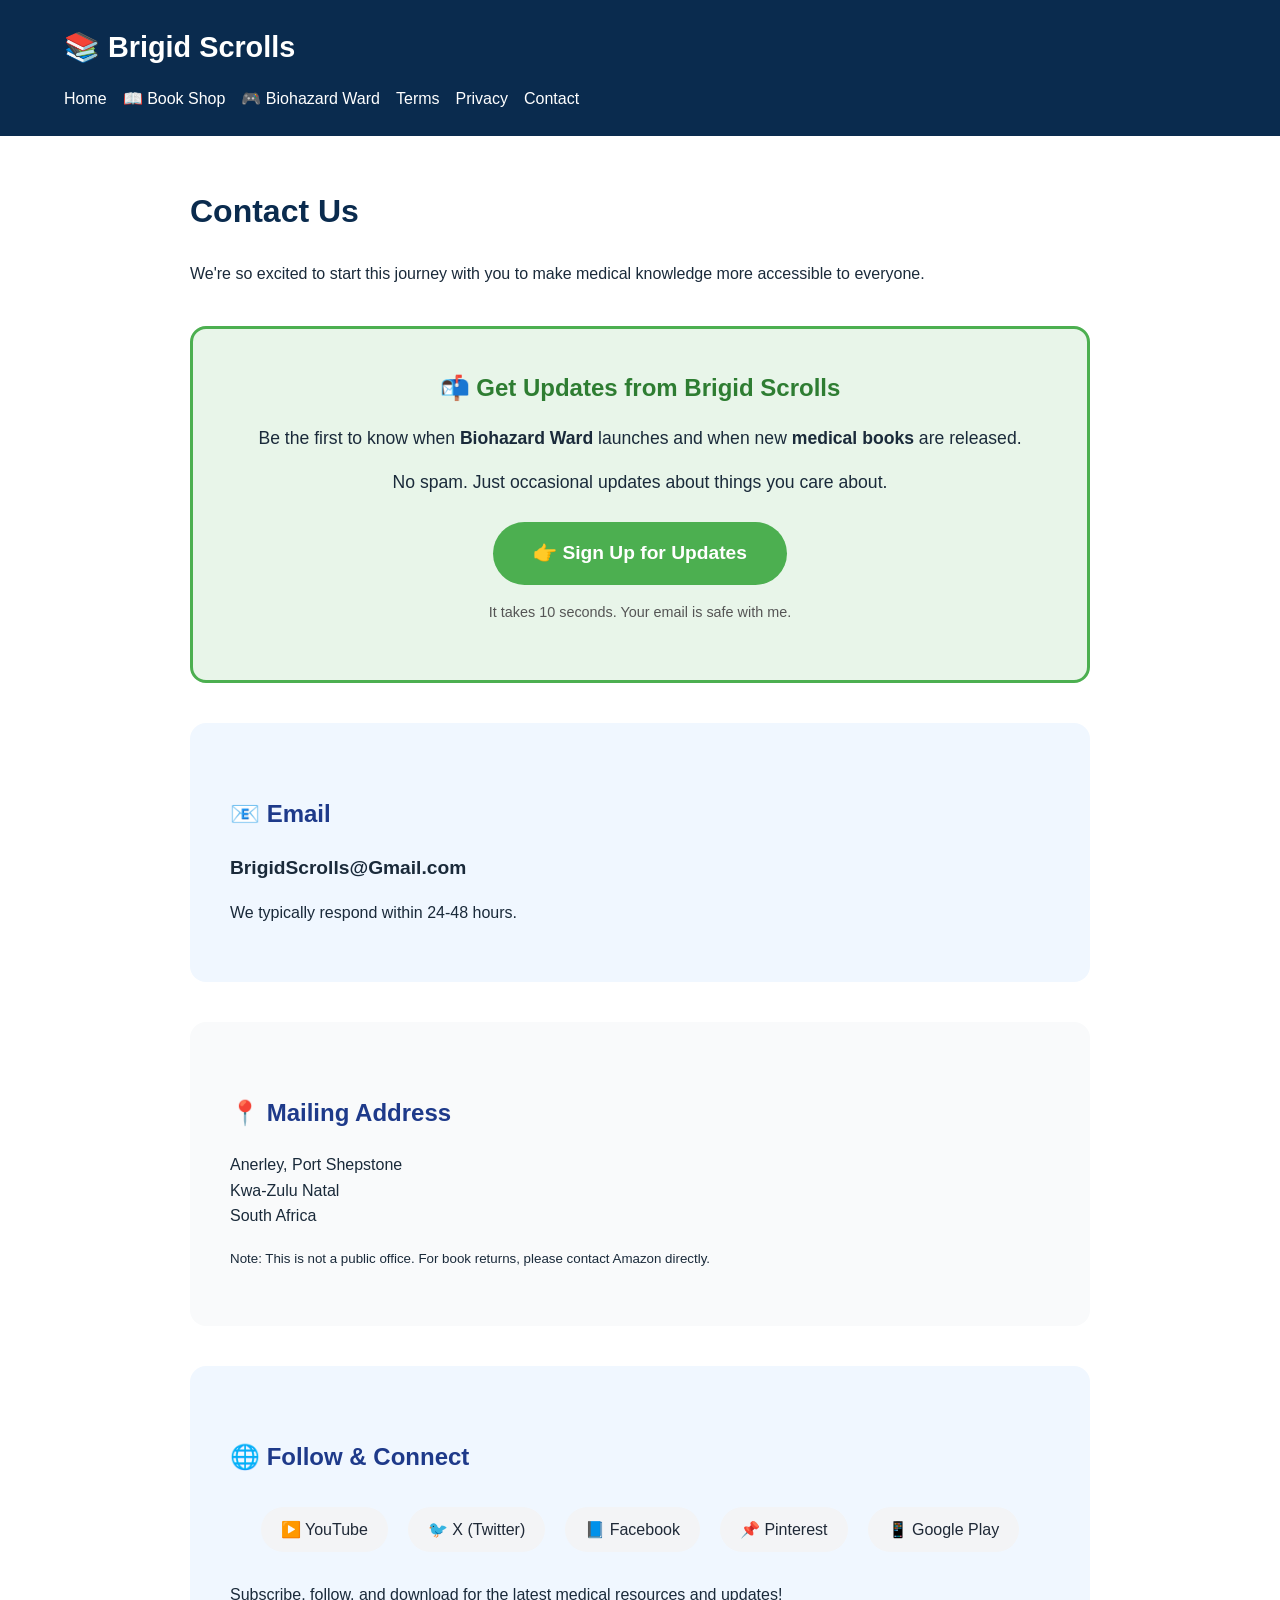
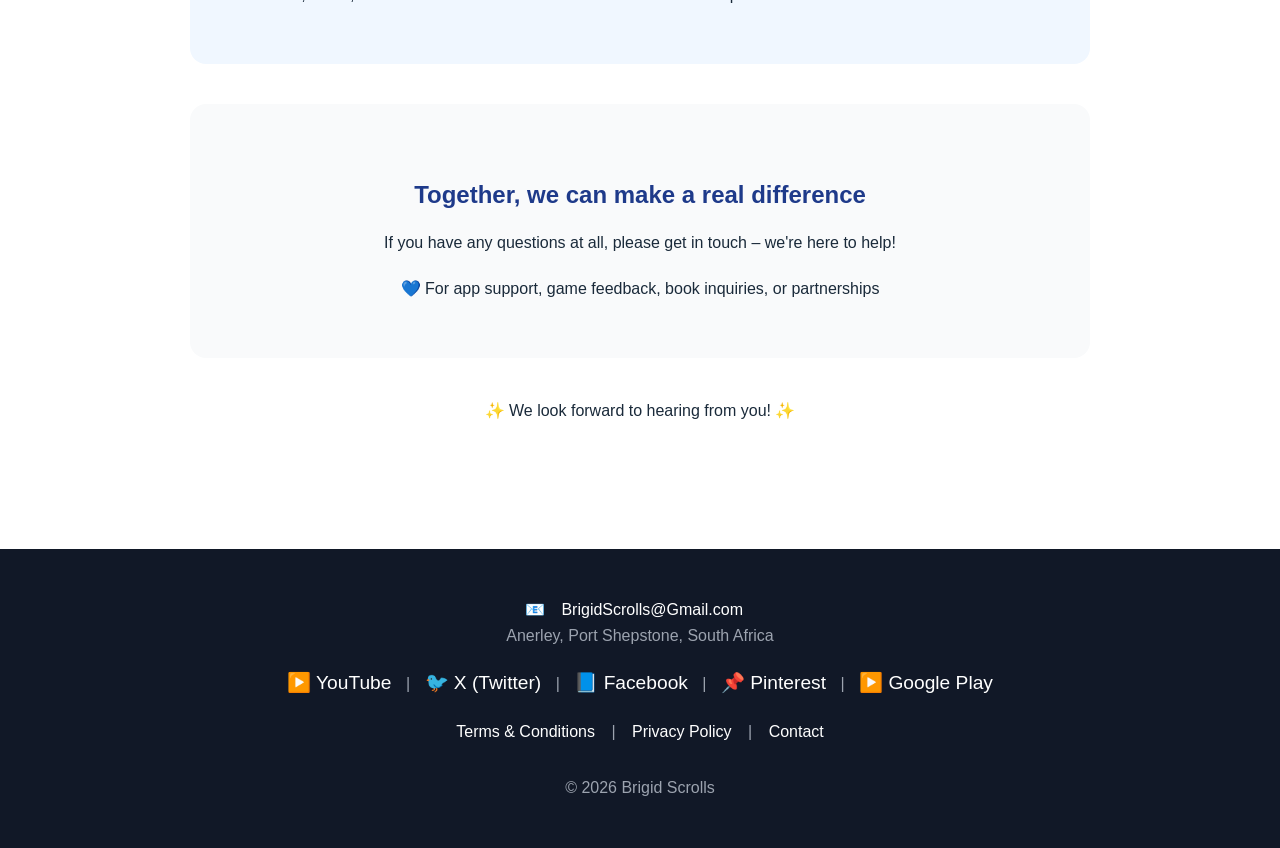
<file: contact.html>
<!DOCTYPE html>
<html lang="en">
<head>
    <meta charset="UTF-8">
    <meta name="viewport" content="width=device-width, initial-scale=1.0">
    <title>Contact – Brigid Scrolls | Medical Books, App & Game Support</title>
    <meta name="description" content="Contact Brigid Scrolls for support with medical books, Scrolls MD exam prep app, Biohazard Ward game, or partnership inquiries. We respond within 24-48 hours.">
    <meta name="robots" content="index, follow">
    <link rel="stylesheet" href="style.css">
    <link rel="canonical" href="https://brigidscrolls.github.io/contact.html">
</head>
<body>
    <header>
        <div class="container">
            <div class="logo">📚 Brigid Scrolls</div>
            <nav>
                <a href="index.html">Home</a>
                <a href="book-shop/">📖 Book Shop</a>
                <a href="game.html">🎮 Biohazard Ward</a>
                <a href="terms-and-conditions/">Terms</a>
                <a href="privacy-policy/">Privacy</a>
                <a href="contact.html">Contact</a>
            </nav>
        </div>
    </header>

    <div class="legal-content">
        <h1>Contact Us</h1>
        <p>We're so excited to start this journey with you to make medical knowledge more accessible to everyone.</p>

        <!-- NEW: Email Sign-Up Section -->
        <div style="background: #e8f5e9; padding: 40px; border-radius: 16px; margin: 40px 0; border: 3px solid #4CAF50; text-align: center;">
            <h2 style="margin-top: 0; color: #2e7d32;">📬 Get Updates from Brigid Scrolls</h2>
            <p style="font-size: 1.1rem;">Be the first to know when <strong>Biohazard Ward</strong> launches and when new <strong>medical books</strong> are released.</p>
            <p style="font-size: 1.1rem;">No spam. Just occasional updates about things you care about.</p>
            <a href="https://forms.gle/39Afbyag21bz18ZA6" target="_blank" rel="noopener noreferrer" style="display: inline-block; background: #4CAF50; color: white; padding: 16px 40px; border-radius: 40px; text-decoration: none; font-weight: bold; font-size: 1.2rem; margin-top: 10px;">👉 Sign Up for Updates</a>
            <p style="margin-top: 16px; font-size: 0.9rem; color: #555;">It takes 10 seconds. Your email is safe with me.</p>
        </div>

        <div style="background: #f0f7ff; padding: 40px; border-radius: 16px; margin: 40px 0;">
            <h2 style="margin-bottom: 20px;">📧 Email</h2>
            <p style="font-size: 1.2rem;"><strong>BrigidScrolls@Gmail.com</strong></p>
            <p>We typically respond within 24-48 hours.</p>
        </div>

        <div style="background: #f9fafb; padding: 40px; border-radius: 16px; margin: 40px 0;">
            <h2 style="margin-bottom: 20px;">📍 Mailing Address</h2>
            <p>Anerley, Port Shepstone<br>
            Kwa-Zulu Natal<br>
            South Africa</p>
            <p style="margin-top: 16px;"><small>Note: This is not a public office. For book returns, please contact Amazon directly.</small></p>
        </div>

        <div style="background: #f0f7ff; padding: 40px; border-radius: 16px; margin: 40px 0;">
            <h2 style="margin-bottom: 20px;">🌐 Follow & Connect</h2>
            <div class="social-links" style="display: flex; gap: 20px; flex-wrap: wrap; justify-content: center;">
                <a href="https://www.youtube.com/@ScrollsMDMedicalMCQs" class="social-icon" target="_blank" rel="noopener noreferrer" style="padding: 10px 20px; background: #f3f4f6; border-radius: 40px; text-decoration: none; color: #1f2937;">▶️ YouTube</a>
                <a href="https://x.com/BrigidScrolls" class="social-icon" target="_blank" rel="noopener noreferrer" style="padding: 10px 20px; background: #f3f4f6; border-radius: 40px; text-decoration: none; color: #1f2937;">🐦 X (Twitter)</a>
                <a href="https://web.facebook.com/people/BrigidScrolls/61571421720587/" class="social-icon" target="_blank" rel="noopener noreferrer" style="padding: 10px 20px; background: #f3f4f6; border-radius: 40px; text-decoration: none; color: #1f2937;">📘 Facebook</a>
                <a href="https://za.pinterest.com/BrigidScrolls/" class="social-icon" target="_blank" rel="noopener noreferrer" style="padding: 10px 20px; background: #f3f4f6; border-radius: 40px; text-decoration: none; color: #1f2937;">📌 Pinterest</a>
                <a href="https://play.google.com/store/apps/details?id=com.brigidscrolls.mbbs_scrolls&pcampaignid=web_share&pli=1" class="social-icon" target="_blank" rel="noopener noreferrer" style="padding: 10px 20px; background: #f3f4f6; border-radius: 40px; text-decoration: none; color: #1f2937;">📱 Google Play</a>
            </div>
            <p style="margin-top: 20px;">Subscribe, follow, and download for the latest medical resources and updates!</p>
        </div>

        <div style="background: #f9fafb; padding: 40px; border-radius: 16px; margin: 40px 0; text-align: center;">
            <h2>Together, we can make a real difference</h2>
            <p>If you have any questions at all, please get in touch – we're here to help!</p>
            <p style="margin-top: 20px;">💙 For app support, game feedback, book inquiries, or partnerships</p>
        </div>

        <p class="text-center">✨ We look forward to hearing from you! ✨</p>
    </div>

    <footer>
        <div class="container">
            <p>📧 <a href="mailto:BrigidScrolls@Gmail.com">BrigidScrolls@Gmail.com</a></p>
            <p>Anerley, Port Shepstone, South Africa</p>
            <div class="social-footer">
                <a href="https://www.youtube.com/@ScrollsMDMedicalMCQs" target="_blank" rel="noopener noreferrer">▶️ YouTube</a> |
                <a href="https://x.com/BrigidScrolls" target="_blank" rel="noopener noreferrer">🐦 X (Twitter)</a> |
                <a href="https://web.facebook.com/people/BrigidScrolls/61571421720587/" target="_blank" rel="noopener noreferrer">📘 Facebook</a> |
                <a href="https://za.pinterest.com/BrigidScrolls/" target="_blank" rel="noopener noreferrer">📌 Pinterest</a> |
                <a href="https://play.google.com/store/apps/details?id=com.brigidscrolls.mbbs_scrolls&pcampaignid=web_share&pli=1" target="_blank" rel="noopener noreferrer">▶️ Google Play</a>
            </div>
            <div style="margin-top: 20px;">
                <a href="terms-and-conditions/">Terms & Conditions</a> |
                <a href="privacy-policy/">Privacy Policy</a> |
                <a href="contact.html">Contact</a>
            </div>
            <p style="margin-top: 30px;">© 2026 Brigid Scrolls</p>
        </div>
    </footer>
</body>
</html>
</file>
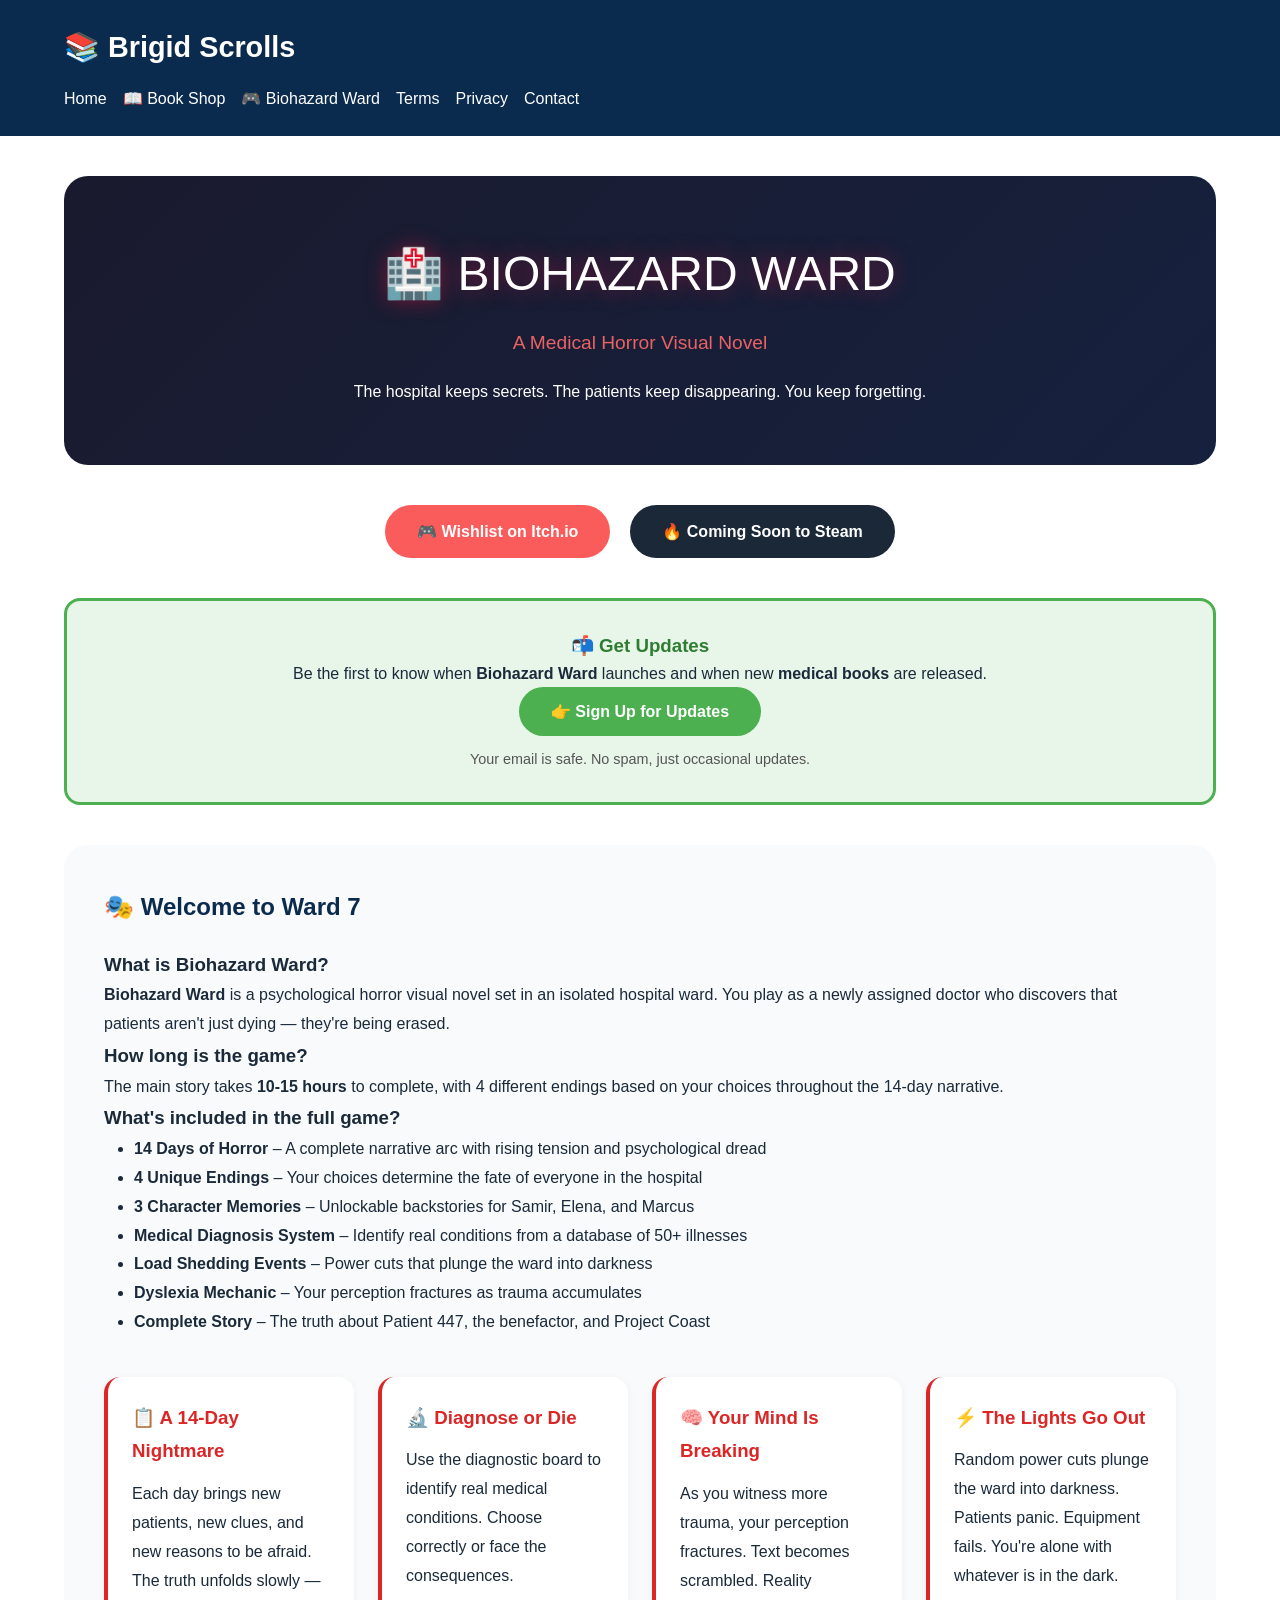
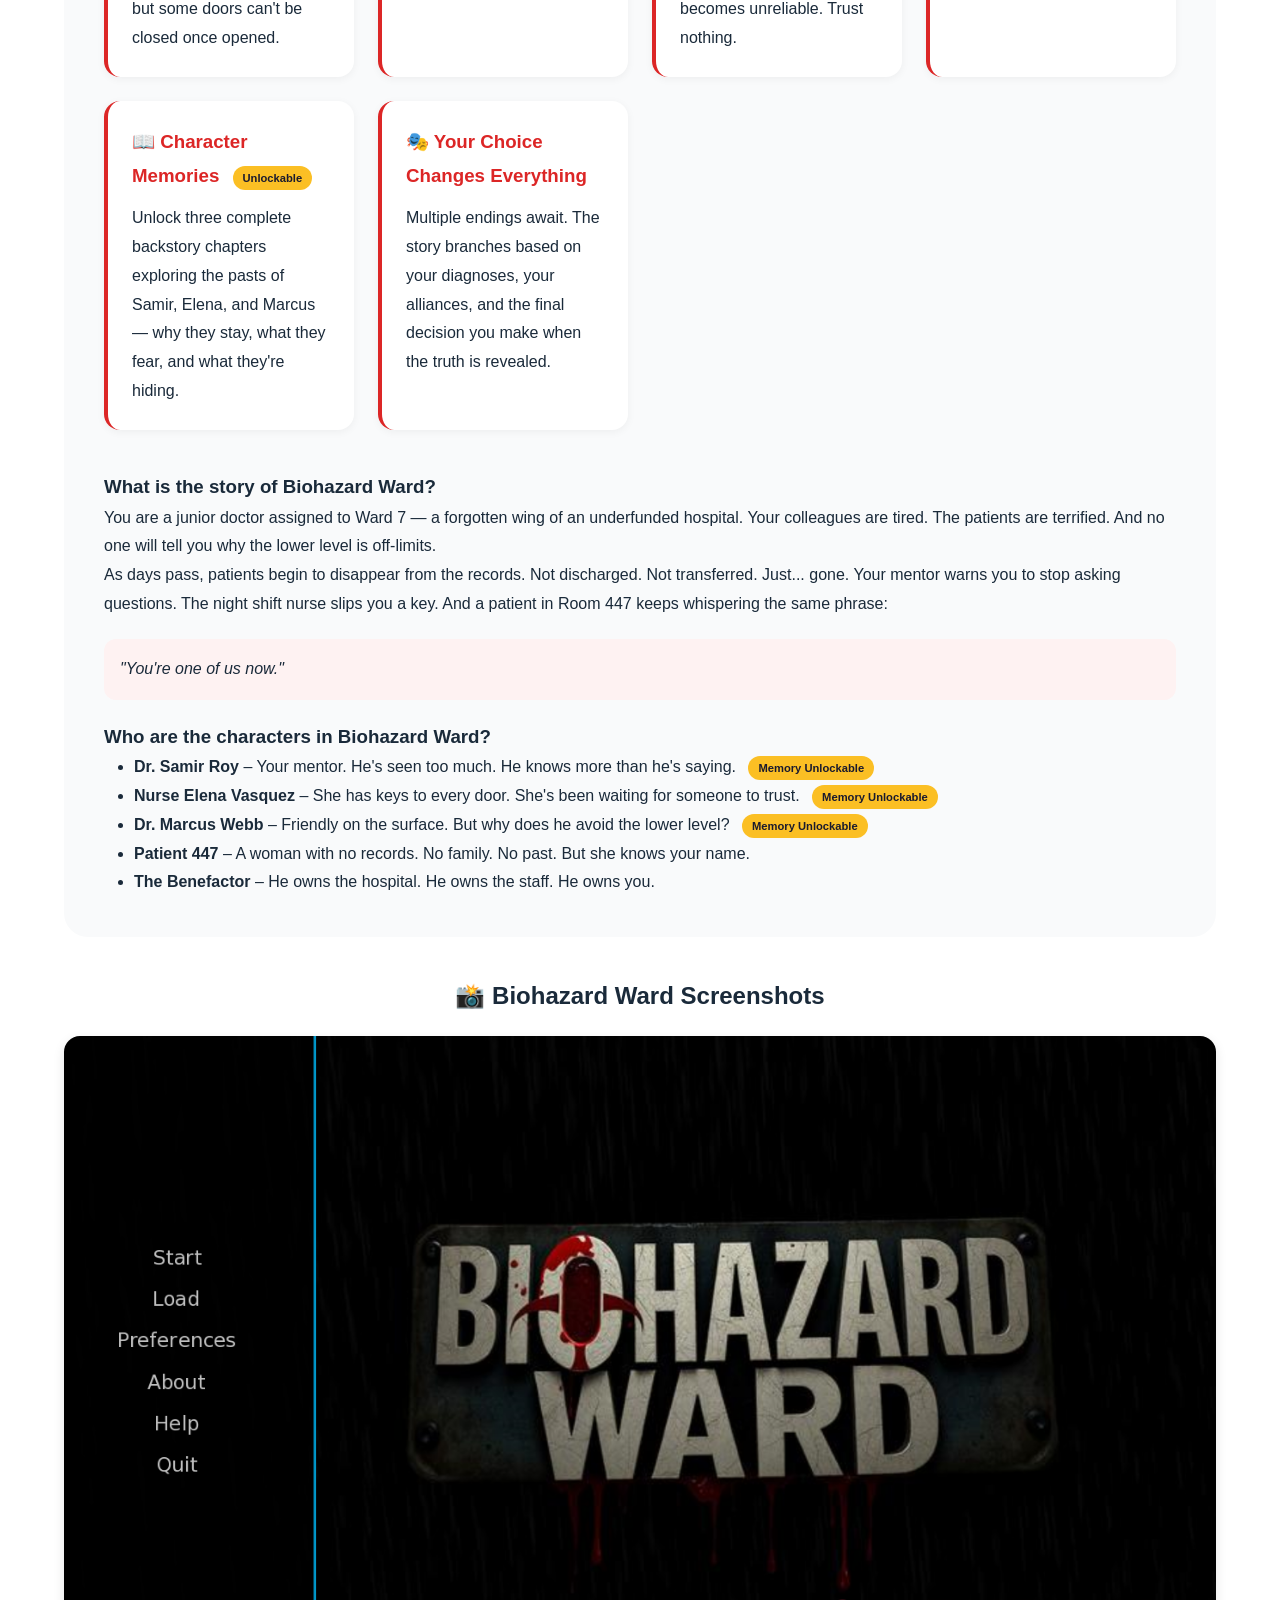
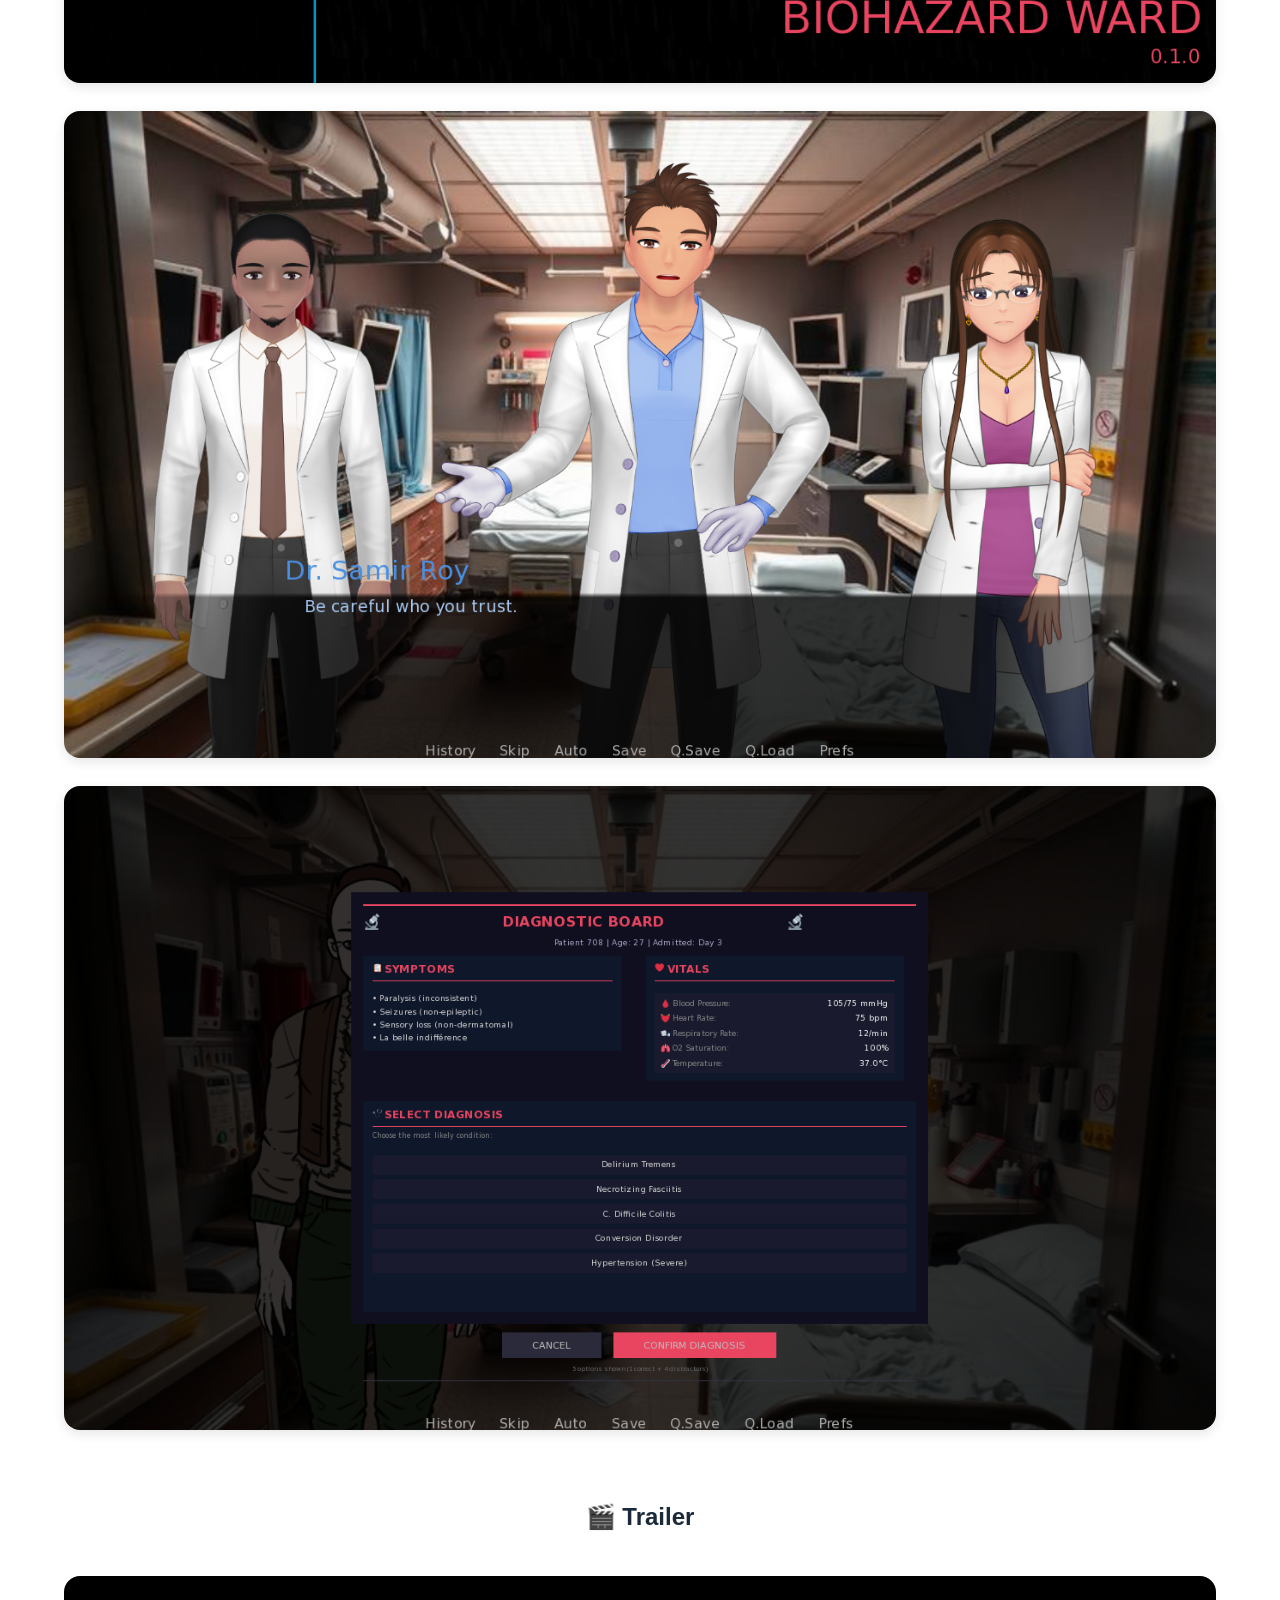
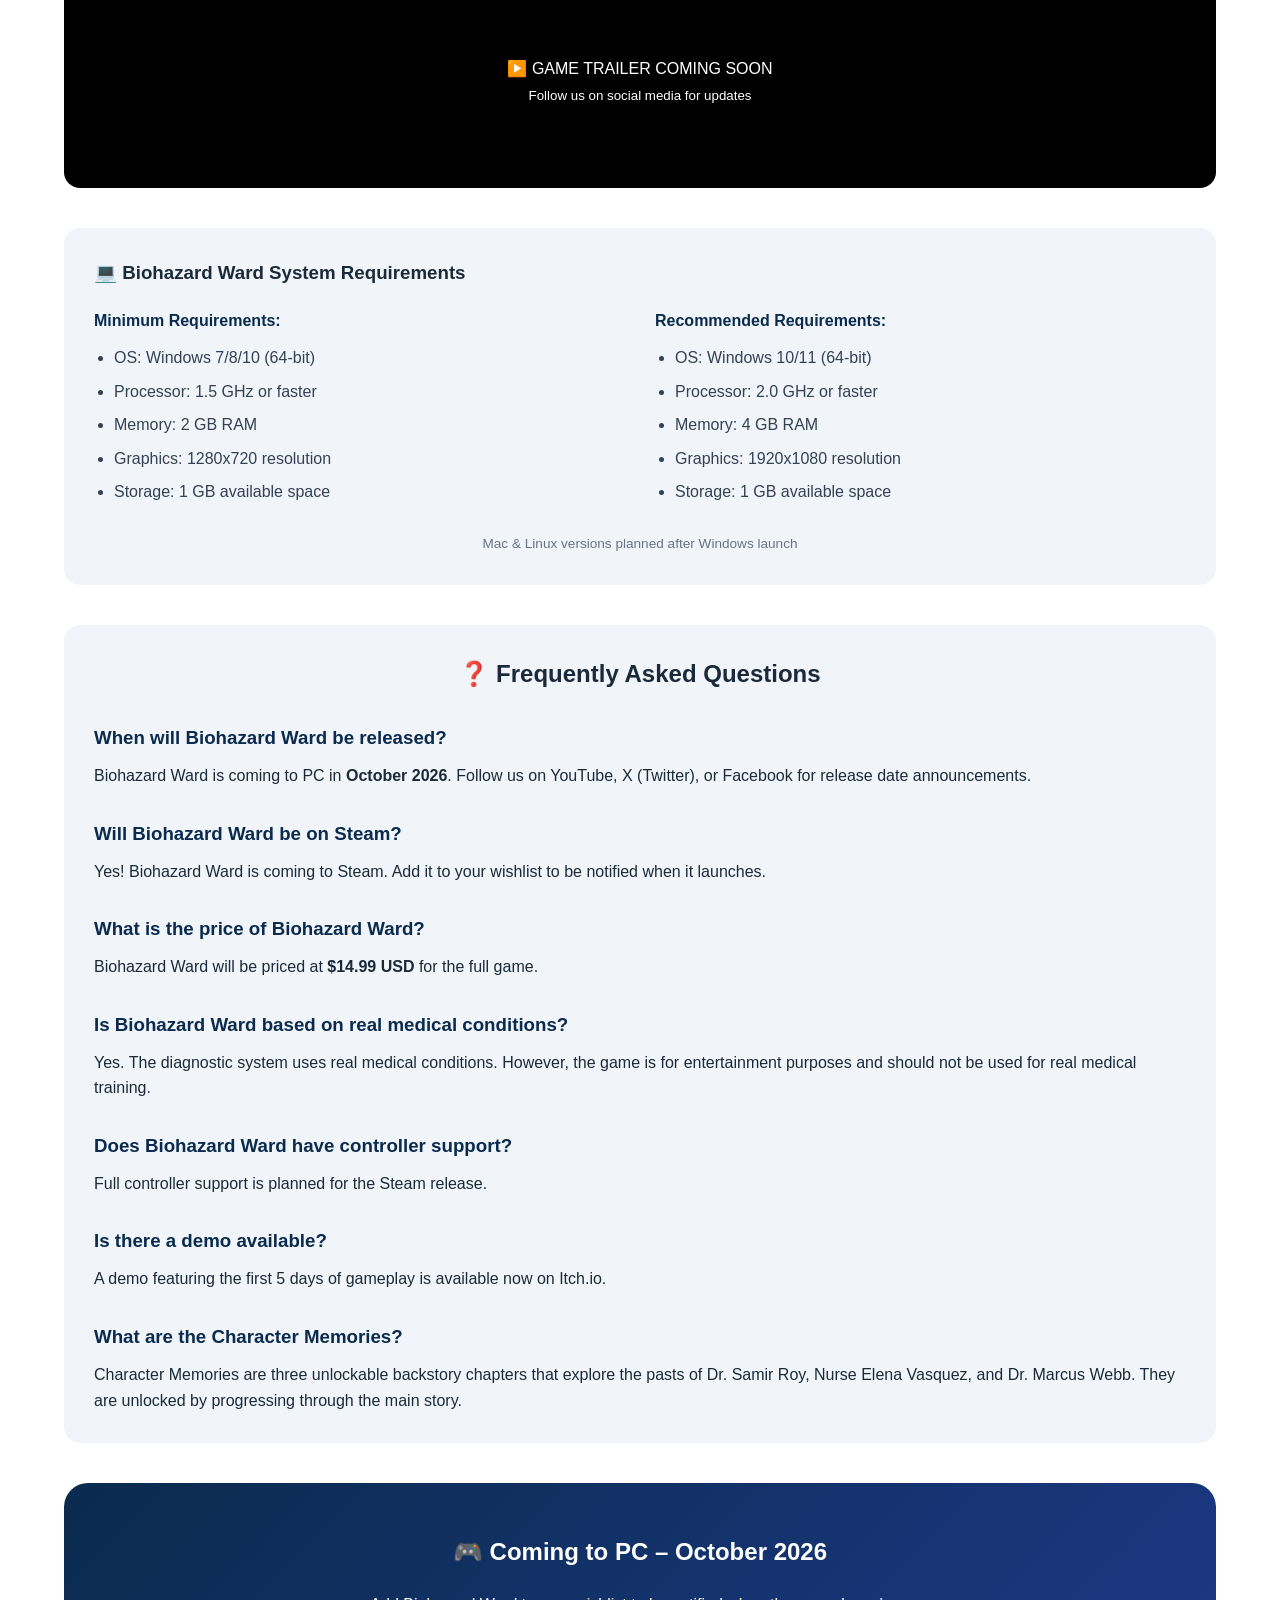
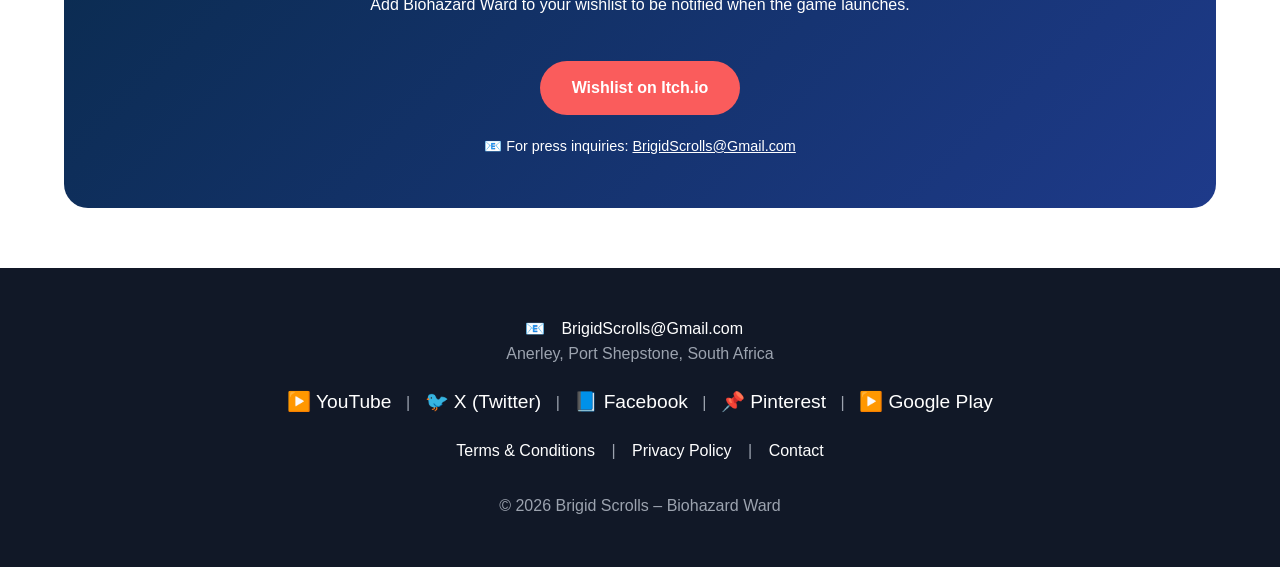
<file: game.html>
<!DOCTYPE html>
<html lang="en">
<head>
    <meta charset="UTF-8">
    <meta name="viewport" content="width=device-width, initial-scale=1.0">
    
    <!-- Primary SEO Meta Tags -->
    <title>Biohazard Ward – Psychological Horror Visual Novel | Brigid Scrolls</title>
    <meta name="title" content="Biohazard Ward – Medical Horror Visual Novel Game">
    <meta name="description" content="Biohazard Ward is a psychological horror visual novel set in an isolated hospital ward. Play as a junior doctor, diagnose patients, and uncover a dark conspiracy across 14 days. Coming to PC.">
    <meta name="keywords" content="Biohazard Ward, horror visual novel, psychological horror game, medical horror game, indie horror game, diagnosis game, visual novel, hospital horror">
    <meta name="author" content="Brigid Scrolls">
    <meta name="robots" content="index, follow">
    
    <!-- Open Graph / Social Media -->
    <meta property="og:type" content="website">
    <meta property="og:url" content="https://brigidscrolls.github.io/game.html">
    <meta property="og:title" content="Biohazard Ward – Psychological Horror Visual Novel">
    <meta property="og:description" content="A medical horror visual novel where your diagnoses determine who survives. Coming to PC.">
    <meta property="og:image" content="https://brigidscrolls.github.io/images/BiohazardWard%20main%20screen.png">
    <meta property="og:site_name" content="Brigid Scrolls">
    
    <!-- Twitter Card -->
    <meta name="twitter:card" content="summary_large_image">
    <meta name="twitter:title" content="Biohazard Ward – Horror Visual Novel">
    <meta name="twitter:description" content="14 days. 4 endings. Your mind is breaking. Coming to PC.">
    <meta name="twitter:image" content="https://brigidscrolls.github.io/images/BiohazardWard%20main%20screen.png">
    
    <!-- JSON-LD Structured Data for Video Game -->
    <script type="application/ld+json">
    {
      "@context": "https://schema.org",
      "@type": "VideoGame",
      "name": "Biohazard Ward",
      "description": "A psychological horror visual novel where you play as a junior doctor in an isolated hospital ward. Diagnose patients, uncover a dark conspiracy, and survive 14 days of psychological terror.",
      "genre": ["Horror", "Visual Novel", "Psychological Thriller", "Medical Drama"],
      "applicationCategory": "Game",
      "operatingSystem": "Windows 7, 8, 10, 11 (64-bit)",
      "processorRequirements": "1.5 GHz",
      "memoryRequirements": "2 GB RAM",
      "storageRequirements": "1 GB",
      "gameMode": ["SinglePlayer"],
      "url": "https://brigidscrolls.github.io/game.html",
      "image": "https://brigidscrolls.github.io/images/BiohazardWard%20main%20screen.png",
      "author": {
        "@type": "Organization",
        "name": "Brigid Scrolls"
      }
    }
    </script>
    
    <!-- JSON-LD for FAQ Section -->
    <script type="application/ld+json">
    {
      "@context": "https://schema.org",
      "@type": "FAQPage",
      "mainEntity": [
        {
          "@type": "Question",
          "name": "What is Biohazard Ward?",
          "acceptedAnswer": {
            "@type": "Answer",
            "text": "Biohazard Ward is a psychological horror visual novel where you play as a junior doctor in an isolated hospital ward."
          }
        },
        {
          "@type": "Question",
          "name": "How long is Biohazard Ward?",
          "acceptedAnswer": {
            "@type": "Answer",
            "text": "The main story takes 10-15 hours to complete with 4 different endings based on your choices."
          }
        },
        {
          "@type": "Question",
          "name": "What are the system requirements for Biohazard Ward?",
          "acceptedAnswer": {
            "@type": "Answer",
            "text": "Minimum: Windows 7/8/10 (64-bit), 1.5 GHz processor, 2 GB RAM, 1 GB storage. Recommended: Windows 10/11 (64-bit), 2.0 GHz processor, 4 GB RAM."
          }
        },
        {
          "@type": "Question",
          "name": "When will Biohazard Ward be released?",
          "acceptedAnswer": {
            "@type": "Answer",
            "text": "Biohazard Ward is coming to PC in October 2026. Follow our social media channels for updates."
          }
        }
      ]
    }
    </script>
    
    <link rel="stylesheet" href="style.css">
    <link rel="canonical" href="https://brigidscrolls.github.io/game.html">
    
    <style>
        .game-hero {
            background: linear-gradient(135deg, #1a1a2e 0%, #16213e 100%);
            color: white;
            padding: 60px 0;
            text-align: center;
            border-radius: 24px;
            margin: 40px 0;
        }
        
        .game-title {
            font-size: 3rem;
            text-shadow: 0 0 20px rgba(220, 20, 60, 0.5);
            margin-bottom: 16px;
        }
        
        .game-subtitle {
            font-size: 1.2rem;
            color: #ff6b6b;
            opacity: 0.9;
        }
        
        .game-description {
            background: #f9fafb;
            padding: 40px;
            border-radius: 24px;
            margin: 40px 0;
            line-height: 1.8;
        }
        
        .feature-grid {
            display: grid;
            grid-template-columns: repeat(auto-fit, minmax(250px, 1fr));
            gap: 24px;
            margin: 40px 0;
        }
        
        .feature-card {
            background: white;
            padding: 24px;
            border-radius: 16px;
            border-left: 4px solid #dc2626;
            box-shadow: 0 2px 8px rgba(0,0,0,0.05);
        }
        
        .feature-card h3 {
            color: #dc2626;
            margin-bottom: 12px;
        }
        
        .store-buttons {
            display: flex;
            gap: 20px;
            justify-content: center;
            margin: 40px 0;
            flex-wrap: wrap;
        }
        
        .store-btn {
            display: inline-flex;
            align-items: center;
            gap: 12px;
            padding: 14px 32px;
            border-radius: 40px;
            font-weight: bold;
            text-decoration: none;
            transition: transform 0.2s;
        }
        
        .store-btn.itch {
            background: #fa5c5c;
            color: white;
        }
        
        .store-btn.steam {
            background: #1b2838;
            color: white;
        }
        
        .store-btn:hover {
            transform: translateY(-3px);
        }
        
        .requirements {
            background: #f1f5f9;
            padding: 30px;
            border-radius: 16px;
            margin: 40px 0;
        }
        
        .req-grid {
            display: grid;
            grid-template-columns: 1fr 1fr;
            gap: 30px;
            margin-top: 20px;
        }
        
        .req-column h4 {
            color: #0a2b4e;
            margin-bottom: 12px;
        }
        
        .req-column ul {
            margin-left: 20px;
            color: #334155;
        }
        
        .req-column li {
            margin: 8px 0;
        }
        
        .trailer-placeholder {
            background: #000;
            border-radius: 16px;
            padding: 80px 20px;
            text-align: center;
            color: white;
            margin: 40px 0;
            cursor: pointer;
        }
        
        .screenshot-img {
            width: 100%;
            border-radius: 16px;
            margin-bottom: 20px;
            box-shadow: 0 4px 12px rgba(0,0,0,0.1);
        }
        
        .faq-question {
            margin-top: 30px;
            margin-bottom: 10px;
            color: #0a2b4e;
        }
        
        /* Character Memory Badge */
        .memory-badge {
            display: inline-block;
            background: #fbbf24;
            color: #1a1a2e;
            padding: 2px 10px;
            border-radius: 12px;
            font-size: 0.7rem;
            font-weight: bold;
            margin-left: 8px;
        }
        
        @media (max-width: 768px) {
            .game-title { font-size: 2rem; }
            .store-btn { padding: 10px 20px; font-size: 0.9rem; }
            .req-grid { grid-template-columns: 1fr; }
        }
    </style>
</head>
<body>
    <header>
        <div class="container">
            <div class="logo">📚 Brigid Scrolls</div>
            <nav>
                <a href="index.html">Home</a>
                <a href="book-shop/">📖 Book Shop</a>
                <a href="game.html">🎮 Biohazard Ward</a>
                <a href="terms-and-conditions/">Terms</a>
                <a href="privacy-policy/">Privacy</a>
                <a href="contact.html">Contact</a>
            </nav>
        </div>
    </header>

    <div class="container">
        <!-- Game Hero -->
        <div class="game-hero">
            <div class="game-title">🏥 BIOHAZARD WARD</div>
            <div class="game-subtitle">A Medical Horror Visual Novel</div>
            <p style="margin-top: 20px; max-width: 600px; margin-left: auto; margin-right: auto;">The hospital keeps secrets. The patients keep disappearing. You keep forgetting.</p>
        </div>

        <!-- Store Links -->
        <div class="store-buttons">
            <a href="https://brigidscrolls.itch.io/" class="store-btn itch" target="_blank" rel="noopener noreferrer">🎮 Wishlist on Itch.io</a>
            <a href="#" class="store-btn steam" id="steamPlaceholder">🔥 Coming Soon to Steam</a>
        </div>
<div style="background: #e8f5e9; padding: 30px; border-radius: 16px; margin: 30px 0; text-align: center; border: 3px solid #4CAF50;">
    <h3 style="margin-top: 0; color: #2e7d32;">📬 Get Updates</h3>
    <p>Be the first to know when <strong>Biohazard Ward</strong> launches and when new <strong>medical books</strong> are released.</p>
    <a href="https://forms.gle/39Afbyag21bz18ZA6" target="_blank" rel="noopener noreferrer" style="display: inline-block; background: #4CAF50; color: white; padding: 12px 32px; border-radius: 40px; text-decoration: none; font-weight: bold;">👉 Sign Up for Updates</a>
    <p style="margin-top: 12px; font-size: 0.9rem; color: #555;">Your email is safe. No spam, just occasional updates.</p>
</div>
        <!-- Game Description -->
        <div class="game-description">
            <h2 style="color: #0a2b4e; margin-bottom: 20px;">🎭 Welcome to Ward 7</h2>
            
            <h3>What is Biohazard Ward?</h3>
            <p><strong>Biohazard Ward</strong> is a psychological horror visual novel set in an isolated hospital ward. You play as a newly assigned doctor who discovers that patients aren't just dying — they're being erased.</p>
            
            <h3>How long is the game?</h3>
            <p>The main story takes <strong>10-15 hours</strong> to complete, with 4 different endings based on your choices throughout the 14-day narrative.</p>
            
            <h3>What's included in the full game?</h3>
            <ul style="margin-left: 30px; margin-bottom: 20px;">
                <li><strong>14 Days of Horror</strong> – A complete narrative arc with rising tension and psychological dread</li>
                <li><strong>4 Unique Endings</strong> – Your choices determine the fate of everyone in the hospital</li>
                <li><strong>3 Character Memories</strong> – Unlockable backstories for Samir, Elena, and Marcus</li>
                <li><strong>Medical Diagnosis System</strong> – Identify real conditions from a database of 50+ illnesses</li>
                <li><strong>Load Shedding Events</strong> – Power cuts that plunge the ward into darkness</li>
                <li><strong>Dyslexia Mechanic</strong> – Your perception fractures as trauma accumulates</li>
                <li><strong>Complete Story</strong> – The truth about Patient 447, the benefactor, and Project Coast</li>
            </ul>
            
            <div class="feature-grid">
                <div class="feature-card">
                    <h3>📋 A 14-Day Nightmare</h3>
                    <p>Each day brings new patients, new clues, and new reasons to be afraid. The truth unfolds slowly — but some doors can't be closed once opened.</p>
                </div>
                <div class="feature-card">
                    <h3>🔬 Diagnose or Die</h3>
                    <p>Use the diagnostic board to identify real medical conditions. Choose correctly or face the consequences.</p>
                </div>
                <div class="feature-card">
                    <h3>🧠 Your Mind Is Breaking</h3>
                    <p>As you witness more trauma, your perception fractures. Text becomes scrambled. Reality becomes unreliable. Trust nothing.</p>
                </div>
                <div class="feature-card">
                    <h3>⚡ The Lights Go Out</h3>
                    <p>Random power cuts plunge the ward into darkness. Patients panic. Equipment fails. You're alone with whatever is in the dark.</p>
                </div>
                <div class="feature-card">
                    <h3>📖 Character Memories <span class="memory-badge">Unlockable</span></h3>
                    <p>Unlock three complete backstory chapters exploring the pasts of Samir, Elena, and Marcus — why they stay, what they fear, and what they're hiding.</p>
                </div>
                <div class="feature-card">
                    <h3>🎭 Your Choice Changes Everything</h3>
                    <p>Multiple endings await. The story branches based on your diagnoses, your alliances, and the final decision you make when the truth is revealed.</p>
                </div>
            </div>

            <h3>What is the story of Biohazard Ward?</h3>
            <p>You are a junior doctor assigned to Ward 7 — a forgotten wing of an underfunded hospital. Your colleagues are tired. The patients are terrified. And no one will tell you why the lower level is off-limits.</p>
            <p>As days pass, patients begin to disappear from the records. Not discharged. Not transferred. Just... gone. Your mentor warns you to stop asking questions. The night shift nurse slips you a key. And a patient in Room 447 keeps whispering the same phrase:</p>
            <p style="font-style: italic; background: #fef2f2; padding: 16px; border-radius: 12px; margin: 20px 0;">"You're one of us now."</p>
            
            <h3>Who are the characters in Biohazard Ward?</h3>
            <ul style="margin-left: 30px;">
                <li><strong>Dr. Samir Roy</strong> – Your mentor. He's seen too much. He knows more than he's saying. <span class="memory-badge">Memory Unlockable</span></li>
                <li><strong>Nurse Elena Vasquez</strong> – She has keys to every door. She's been waiting for someone to trust. <span class="memory-badge">Memory Unlockable</span></li>
                <li><strong>Dr. Marcus Webb</strong> – Friendly on the surface. But why does he avoid the lower level? <span class="memory-badge">Memory Unlockable</span></li>
                <li><strong>Patient 447</strong> – A woman with no records. No family. No past. But she knows your name.</li>
                <li><strong>The Benefactor</strong> – He owns the hospital. He owns the staff. He owns you.</li>
            </ul>
        </div>

        <!-- Screenshots -->
        <h2 class="text-center" style="margin: 40px 0 20px;">📸 Biohazard Ward Screenshots</h2>
        
        <img src="images/BiohazardWard main screen.png" class="screenshot-img" alt="Biohazard Ward title screen showing hospital ward atmosphere">
        <img src="images/3 characters.png" class="screenshot-img" alt="Biohazard Ward characters Dr. Samir Roy, Nurse Elena Vasquez, and Dr. Marcus Webb">
        <img src="images/diagnosis screen2.png" class="screenshot-img" alt="Biohazard Ward medical diagnosis gameplay screen">

        <!-- Trailer -->
        <h2 class="text-center" style="margin: 40px 0 20px;">🎬 Trailer</h2>
        <div class="trailer-placeholder" id="trailerPlaceholder">
            ▶️ GAME TRAILER COMING SOON<br>
            <small>Follow us on social media for updates</small>
        </div>

        <!-- System Requirements -->
        <div class="requirements">
            <h3 style="margin-bottom: 16px;">💻 Biohazard Ward System Requirements</h3>
            <div class="req-grid">
                <div class="req-column">
                    <h4>Minimum Requirements:</h4>
                    <ul>
                        <li>OS: Windows 7/8/10 (64-bit)</li>
                        <li>Processor: 1.5 GHz or faster</li>
                        <li>Memory: 2 GB RAM</li>
                        <li>Graphics: 1280x720 resolution</li>
                        <li>Storage: 1 GB available space</li>
                    </ul>
                </div>
                <div class="req-column">
                    <h4>Recommended Requirements:</h4>
                    <ul>
                        <li>OS: Windows 10/11 (64-bit)</li>
                        <li>Processor: 2.0 GHz or faster</li>
                        <li>Memory: 4 GB RAM</li>
                        <li>Graphics: 1920x1080 resolution</li>
                        <li>Storage: 1 GB available space</li>
                    </ul>
                </div>
            </div>
            <p style="margin-top: 20px; font-size: 0.85rem; color: #6b7280; text-align: center;">Mac & Linux versions planned after Windows launch</p>
        </div>

        <!-- FAQ Section for SEO -->
        <div class="requirements">
            <h2 class="text-center" style="margin-bottom: 30px;">❓ Frequently Asked Questions</h2>
            
            <h3 class="faq-question">When will Biohazard Ward be released?</h3>
            <p>Biohazard Ward is coming to PC in <strong>October 2026</strong>. Follow us on YouTube, X (Twitter), or Facebook for release date announcements.</p>
            
            <h3 class="faq-question">Will Biohazard Ward be on Steam?</h3>
            <p>Yes! Biohazard Ward is coming to Steam. Add it to your wishlist to be notified when it launches.</p>
            
            <h3 class="faq-question">What is the price of Biohazard Ward?</h3>
            <p>Biohazard Ward will be priced at <strong>$14.99 USD</strong> for the full game.</p>
            
            <h3 class="faq-question">Is Biohazard Ward based on real medical conditions?</h3>
            <p>Yes. The diagnostic system uses real medical conditions. However, the game is for entertainment purposes and should not be used for real medical training.</p>
            
            <h3 class="faq-question">Does Biohazard Ward have controller support?</h3>
            <p>Full controller support is planned for the Steam release.</p>
            
            <h3 class="faq-question">Is there a demo available?</h3>
            <p>A demo featuring the first 5 days of gameplay is available now on Itch.io.</p>
            
            <h3 class="faq-question">What are the Character Memories?</h3>
            <p>Character Memories are three unlockable backstory chapters that explore the pasts of Dr. Samir Roy, Nurse Elena Vasquez, and Dr. Marcus Webb. They are unlocked by progressing through the main story.</p>
        </div>

        <!-- Wishlist Call -->
        <div style="background: linear-gradient(135deg, #0a2b4e 0%, #1e3a8a 100%); color: white; padding: 50px; border-radius: 24px; text-align: center; margin: 40px 0;">
            <h2>🎮 Coming to PC – October 2026</h2>
            <p style="margin: 20px 0;">Add Biohazard Ward to your wishlist to be notified when the game launches.</p>
            <a href="https://brigidscrolls.itch.io/" class="btn" target="_blank" rel="noopener noreferrer" style="background: #fa5c5c; color: white; padding: 14px 32px; border-radius: 40px; text-decoration: none; font-weight: bold;">Wishlist on Itch.io</a>
            <p style="margin-top: 20px; font-size: 0.9rem;">📧 For press inquiries: <a href="mailto:BrigidScrolls@Gmail.com" style="color: white;">BrigidScrolls@Gmail.com</a></p>
        </div>
    </div>

    <footer>
        <div class="container">
            <p>📧 <a href="mailto:BrigidScrolls@Gmail.com">BrigidScrolls@Gmail.com</a></p>
            <p>Anerley, Port Shepstone, South Africa</p>
            <div class="social-footer">
                <a href="https://www.youtube.com/@ScrollsMDMedicalMCQs" target="_blank" rel="noopener noreferrer">▶️ YouTube</a> |
                <a href="https://x.com/BrigidScrolls" target="_blank" rel="noopener noreferrer">🐦 X (Twitter)</a> |
                <a href="https://web.facebook.com/people/BrigidScrolls/61571421720587/" target="_blank" rel="noopener noreferrer">📘 Facebook</a> |
                <a href="https://za.pinterest.com/BrigidScrolls/" target="_blank" rel="noopener noreferrer">📌 Pinterest</a> |
                <a href="https://play.google.com/store/apps/details?id=com.brigidscrolls.mbbs_scrolls&pcampaignid=web_share&pli=1" target="_blank" rel="noopener noreferrer">▶️ Google Play</a>
            </div>
            <div style="margin-top: 20px;">
                <a href="terms-and-conditions/">Terms & Conditions</a> |
                <a href="privacy-policy/">Privacy Policy</a> |
                <a href="contact.html">Contact</a>
            </div>
            <p style="margin-top: 30px;">© 2026 Brigid Scrolls – Biohazard Ward</p>
        </div>
    </footer>

    <script>
        // Placeholder warnings
        document.getElementById('steamPlaceholder')?.addEventListener('click', (e) => {
            e.preventDefault();
            alert('Steam page coming soon! Follow our social media for updates.');
        });
        
        document.getElementById('trailerPlaceholder')?.addEventListener('click', () => {
            alert('Game trailer coming soon! Follow our YouTube channel for updates.');
        });
    </script>
</body>
</html>
</file>
<file: style.css>
* {
    margin: 0;
    padding: 0;
    box-sizing: border-box;
}

body {
    font-family: -apple-system, BlinkMacSystemFont, 'Segoe UI', Roboto, 'Helvetica Neue', sans-serif;
    line-height: 1.6;
    color: #1a2a3a;
    background: #ffffff;
}

.container {
    max-width: 1200px;
    margin: 0 auto;
    padding: 0 24px;
}

/* Header */
header {
    background: #0a2b4e;
    color: white;
    padding: 24px 0;
    position: sticky;
    top: 0;
    z-index: 100;
}

.logo {
    font-size: 1.8rem;
    font-weight: bold;
}

nav {
    margin-top: 16px;
    display: flex;
    flex-wrap: wrap;
    gap: 16px;
}

nav a {
    color: white;
    text-decoration: none;
    font-weight: 500;
    transition: opacity 0.2s;
}

nav a:hover {
    text-decoration: underline;
    opacity: 0.8;
}

/* Hero Section */
.hero {
    text-align: center;
    padding: 80px 0;
    background: linear-gradient(135deg, #f0f7ff 0%, #e6f0fa 100%);
}

.hero h1 {
    font-size: 2.5rem;
    margin-bottom: 16px;
}

.hero p {
    font-size: 1.2rem;
    color: #2c3e50;
}

/* Buttons */
.btn {
    display: inline-block;
    background: #2563eb;
    color: white;
    padding: 14px 32px;
    border-radius: 40px;
    text-decoration: none;
    font-weight: 600;
    margin-top: 24px;
    transition: background 0.2s, transform 0.1s;
}

.btn:hover {
    background: #1d4ed8;
    transform: translateY(-2px);
}

.btn-small {
    padding: 8px 20px;
    font-size: 0.9rem;
}

/* Cards */
.card-grid {
    display: grid;
    grid-template-columns: repeat(auto-fit, minmax(300px, 1fr));
    gap: 30px;
    padding: 50px 0;
}

.card {
    background: #f9fafb;
    padding: 28px;
    border-radius: 16px;
    border: 1px solid #e5e7eb;
    transition: box-shadow 0.2s;
}

.card:hover {
    box-shadow: 0 4px 12px rgba(0,0,0,0.08);
}

.card h3 {
    margin-bottom: 12px;
    color: #0a2b4e;
}

/* Book Shop Grid */
.book-grid {
    display: grid;
    grid-template-columns: repeat(auto-fill, minmax(280px, 1fr));
    gap: 30px;
    padding: 40px 0;
}

.book-card {
    background: white;
    border: 1px solid #e5e7eb;
    border-radius: 16px;
    padding: 24px;
    transition: transform 0.2s, box-shadow 0.2s;
}

.book-card:hover {
    transform: translateY(-4px);
    box-shadow: 0 10px 25px rgba(0,0,0,0.1);
}

.book-card h3 {
    color: #0a2b4e;
    margin-bottom: 12px;
    font-size: 1.2rem;
}

.book-card p {
    color: #4b5563;
    margin-bottom: 16px;
    font-size: 0.9rem;
}

.book-link {
    display: inline-block;
    background: #2563eb;
    color: white;
    padding: 8px 16px;
    border-radius: 20px;
    text-decoration: none;
    font-size: 0.85rem;
    font-weight: 500;
}

.book-link:hover {
    background: #1d4ed8;
}

/* Stats Section */
.stats {
    display: flex;
    justify-content: space-around;
    flex-wrap: wrap;
    gap: 30px;
    background: #0a2b4e;
    color: white;
    padding: 50px 24px;
    border-radius: 24px;
    margin: 40px 0;
    text-align: center;
}

.stat-number {
    font-size: 2.5rem;
    font-weight: bold;
}

/* Review Section */
.review-section {
    background: #f9fafb;
    border-radius: 24px;
    padding: 50px 40px;
    margin: 40px 0;
}

.review-grid {
    display: grid;
    grid-template-columns: repeat(auto-fit, minmax(250px, 1fr));
    gap: 24px;
    margin-top: 32px;
}

.review-card {
    background: white;
    padding: 24px;
    border-radius: 16px;
    border-left: 4px solid #2563eb;
}

.review-author {
    margin-top: 16px;
    font-weight: bold;
    color: #2563eb;
}

/* About Section */
.about-section {
    padding: 50px 0;
}

.values {
    background: #f0f7ff;
    padding: 30px;
    border-radius: 16px;
    margin: 30px 0;
    font-style: italic;
}

/* Social Links */
.social-links {
    display: flex;
    gap: 20px;
    flex-wrap: wrap;
    justify-content: center;
    margin: 30px 0;
}

.social-icon {
    display: inline-flex;
    align-items: center;
    gap: 8px;
    background: #f3f4f6;
    padding: 10px 20px;
    border-radius: 40px;
    text-decoration: none;
    color: #1f2937;
    font-weight: 500;
    transition: background 0.2s;
}

.social-icon:hover {
    background: #e5e7eb;
    transform: translateY(-2px);
}

.social-icon.youtube:hover { background: #ff0000; color: white; }
.social-icon.twitter:hover { background: #000000; color: white; }
.social-icon.facebook:hover { background: #1877f2; color: white; }
.social-icon.pinterest:hover { background: #bd081c; color: white; }
.social-icon.googleplay:hover { background: #34a853; color: white; }

/* Footer */
footer {
    background: #111827;
    color: #9ca3af;
    padding: 48px 0;
    margin-top: 60px;
    text-align: center;
}

footer a {
    color: white;
    text-decoration: none;
    margin: 0 12px;
}

footer a:hover {
    text-decoration: underline;
}

.social-footer {
    margin: 20px 0;
}

.social-footer a {
    display: inline-block;
    margin: 0 10px;
    font-size: 1.2rem;
}

/* Utility Classes */
.text-center {
    text-align: center;
}

.mt-4 {
    margin-top: 24px;
}

.mb-4 {
    margin-bottom: 24px;
}

/* Legal Pages (terms & privacy) */
.legal-content {
    padding: 50px 0;
    max-width: 900px;
    margin: 0 auto;
}

.legal-content h1 {
    margin-bottom: 24px;
    color: #0a2b4e;
}

.legal-content h2 {
    margin: 32px 0 16px 0;
    color: #1e3a8a;
}

.legal-content p {
    margin-bottom: 16px;
}

.legal-content ul {
    margin: 16px 0 16px 40px;
}

/* Game Page */
.game-container {
    padding: 40px 0;
    text-align: center;
}

.game-frame {
    width: 100%;
    min-height: 600px;
    border: none;
    border-radius: 16px;
    box-shadow: 0 4px 20px rgba(0,0,0,0.1);
}

/* Responsive */
@media (max-width: 768px) {
    .hero { padding: 50px 0; }
    .hero h1 { font-size: 1.8rem; }
    .logo { font-size: 1.4rem; }
    nav { gap: 12px; }
    nav a { font-size: 0.85rem; }
    .stats { flex-direction: column; gap: 20px; }
    .review-section { padding: 30px 20px; }
    .container { padding: 0 16px; }
    .social-icon { padding: 6px 12px; font-size: 0.8rem; }
}

/* Uniform Image Sizes for Cards */
.app-screenshot,
.book-stack,
.clickable-image {
    width: 100%;
    height: 200px;
    object-fit: cover;
    border-radius: 12px;
    margin-top: 16px;
}

/* If you want different heights for specific images, use this */
.app-screenshot {
    object-position: top; /* Shows the top of app screenshot */
}

.book-stack {
    object-position: center; /* Centers book image */
}

.clickable-image {
    object-position: center;
    transition: transform 0.2s, box-shadow 0.2s;
}

.clickable-image:hover {
    transform: translateY(-5px);
    box-shadow: 0 10px 25px rgba(0,0,0,0.15);
}

/* Make all cards the same height */
.card-grid {
    display: grid;
    grid-template-columns: repeat(auto-fit, minmax(300px, 1fr));
    gap: 30px;
    align-items: stretch;
}

.card {
    background: #f9fafb;
    padding: 28px;
    border-radius: 16px;
    border: 1px solid #e5e7eb;
    transition: box-shadow 0.2s;
    display: flex;
    flex-direction: column;
    height: 100%;
}

/* Push images to bottom of card */
.card .app-screenshot,
.card .book-stack,
.card .clickable-image {
    margin-top: auto;
    width: 100%;
    height: 200px;
    object-fit: cover;
    border-radius: 12px;
}

/* Make buttons/links stay at bottom too */
.card a:last-of-type {
    margin-top: auto;
}
</file>
